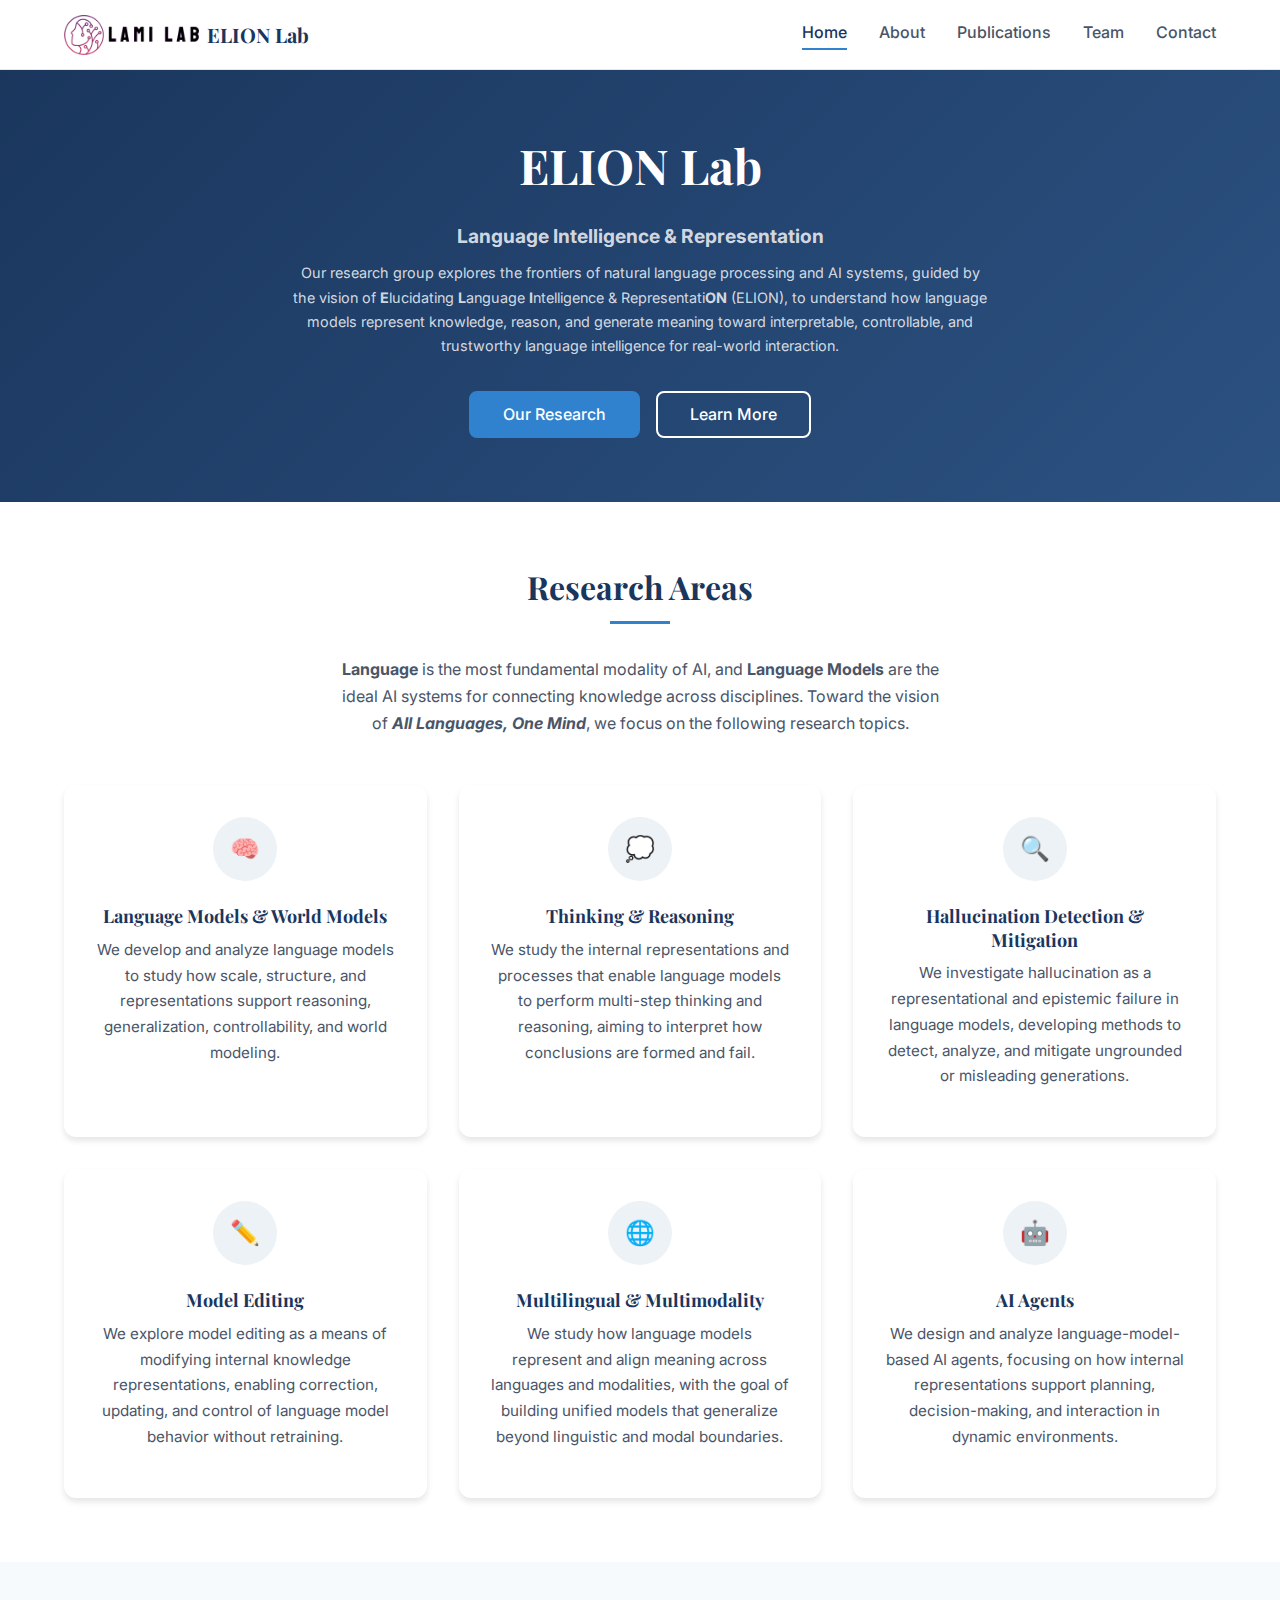
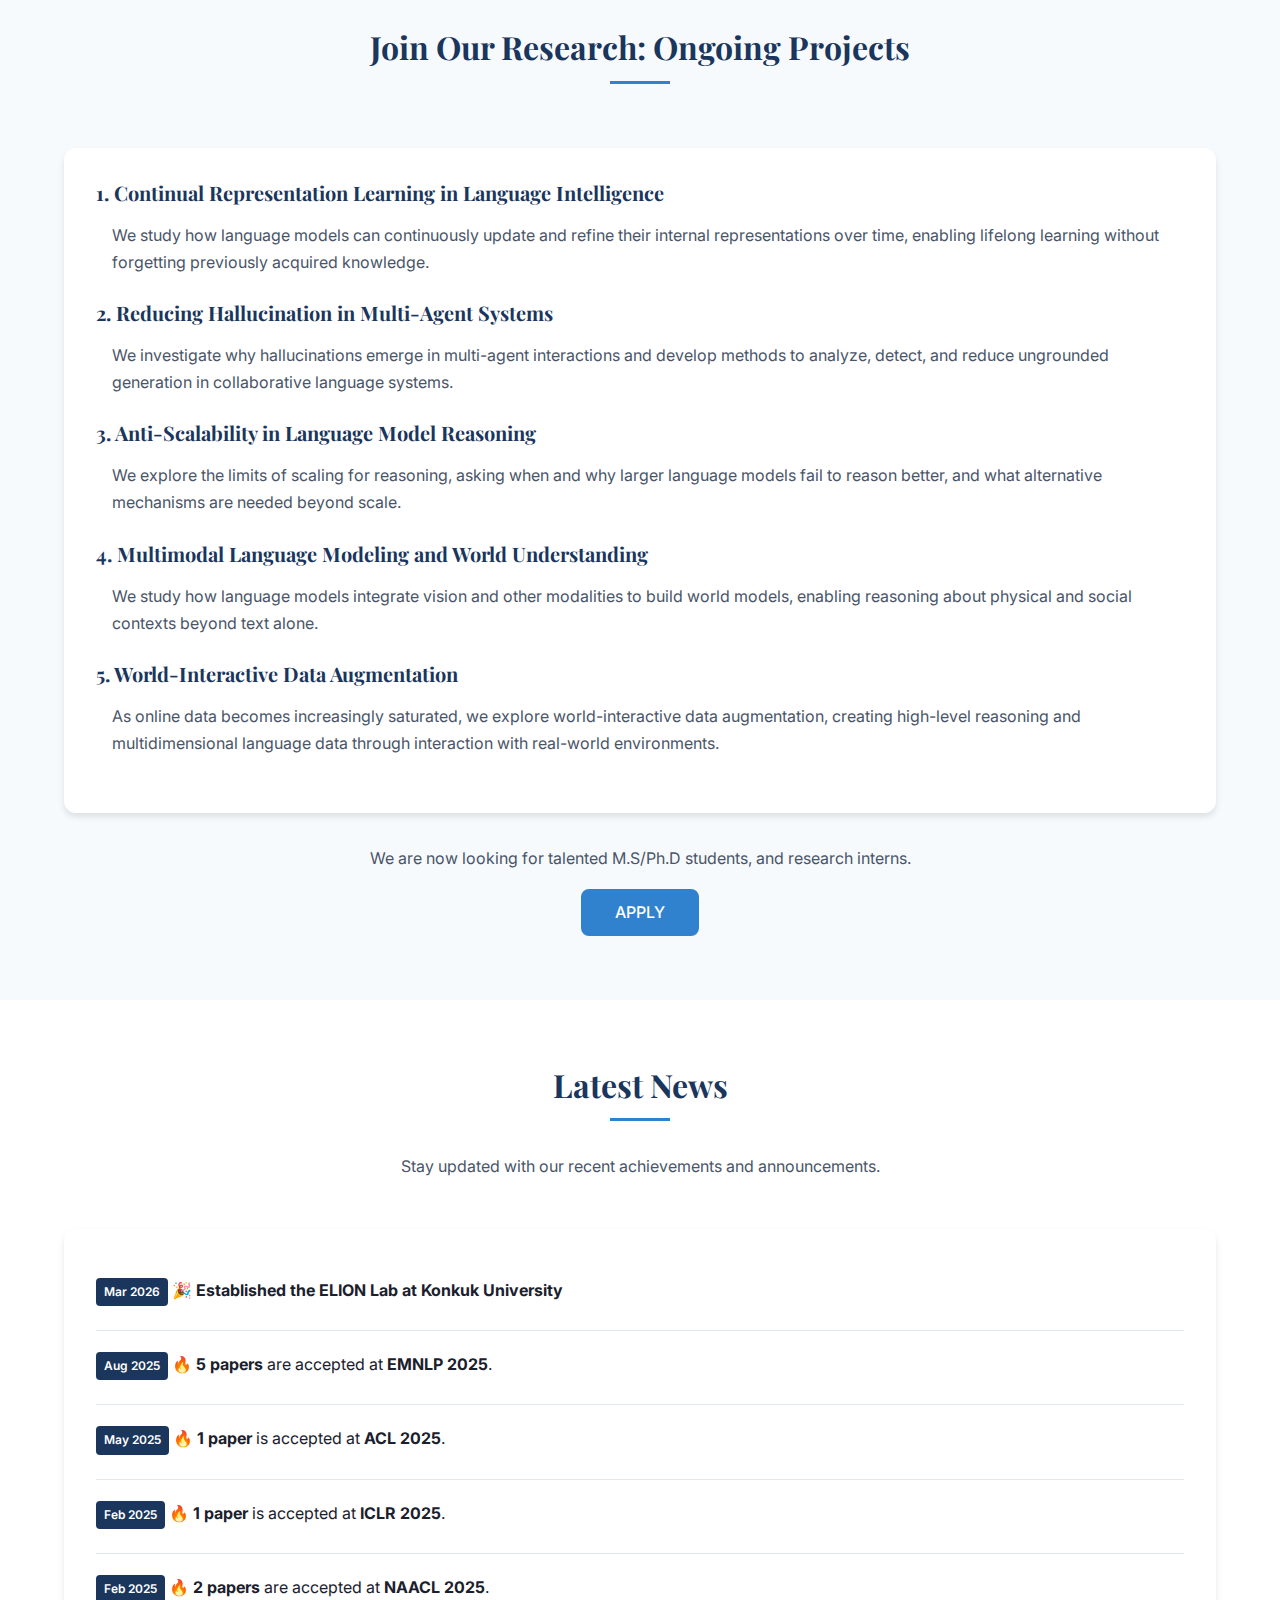
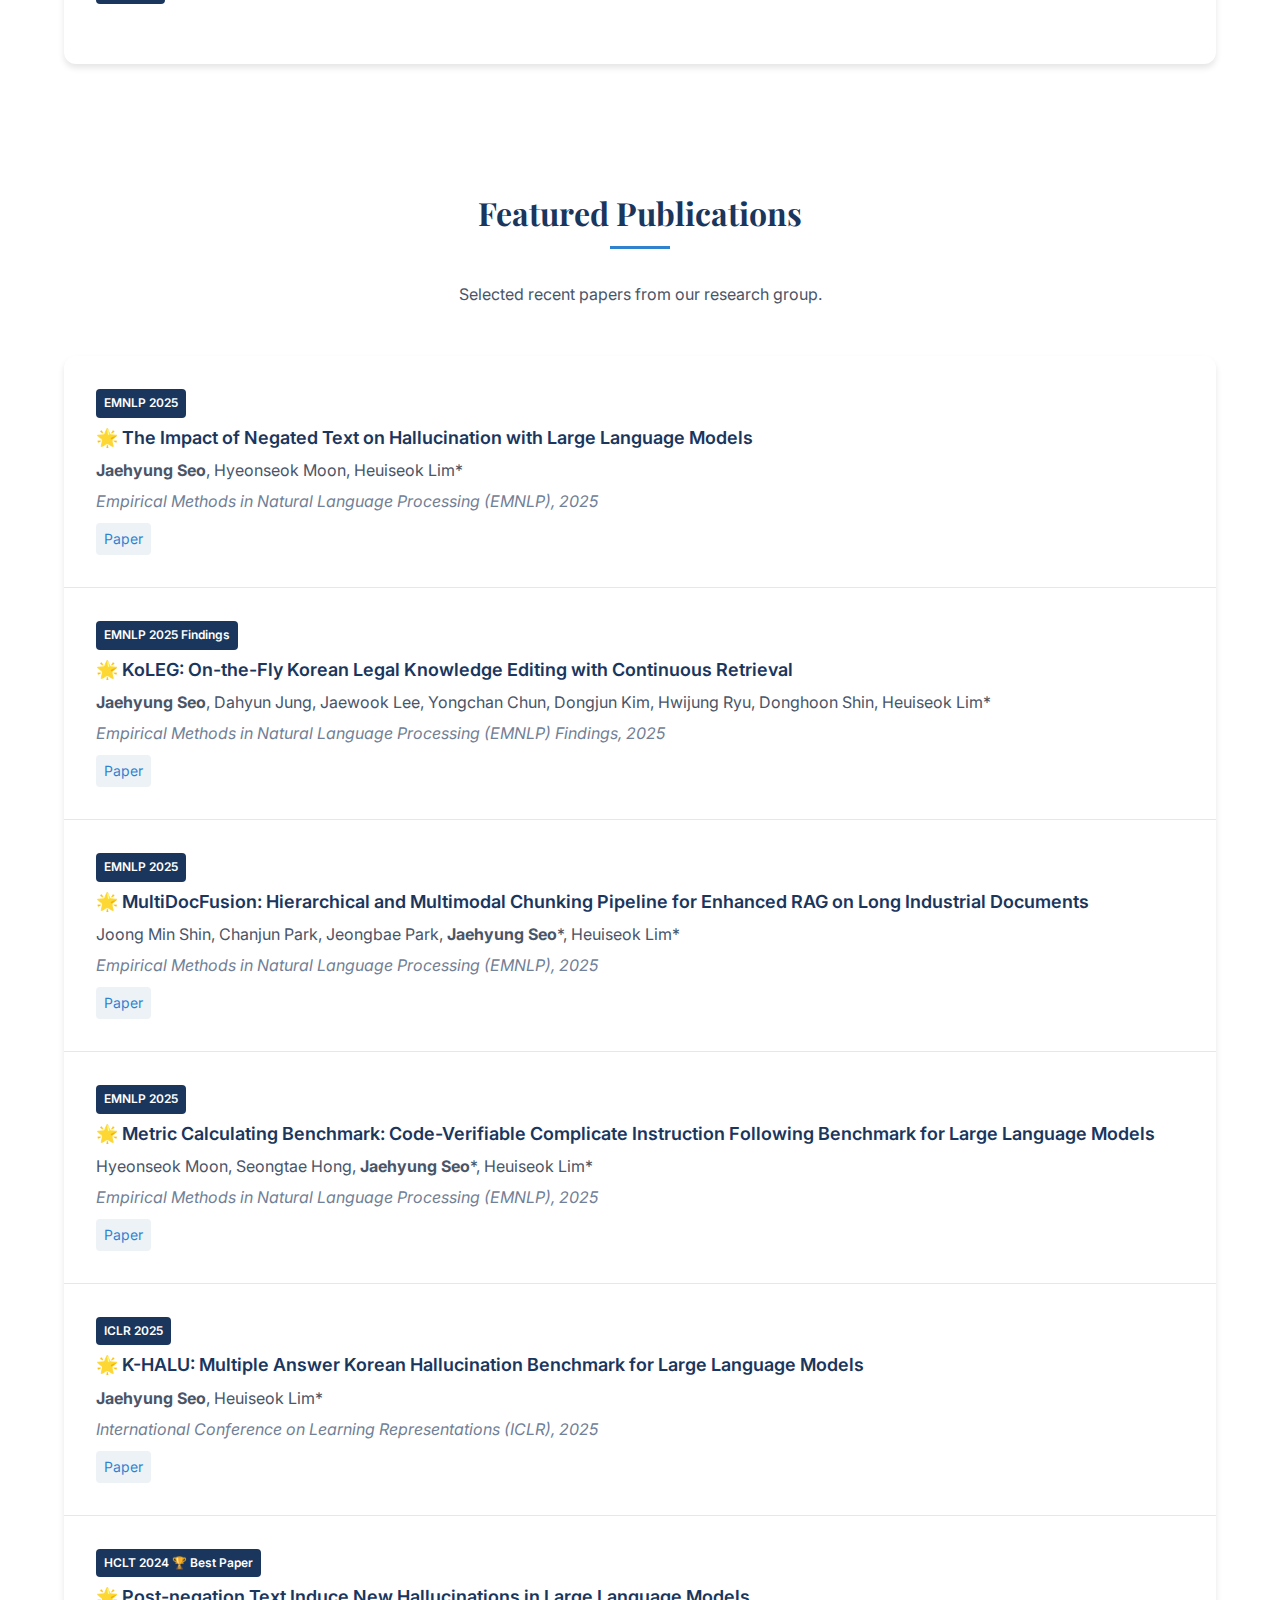
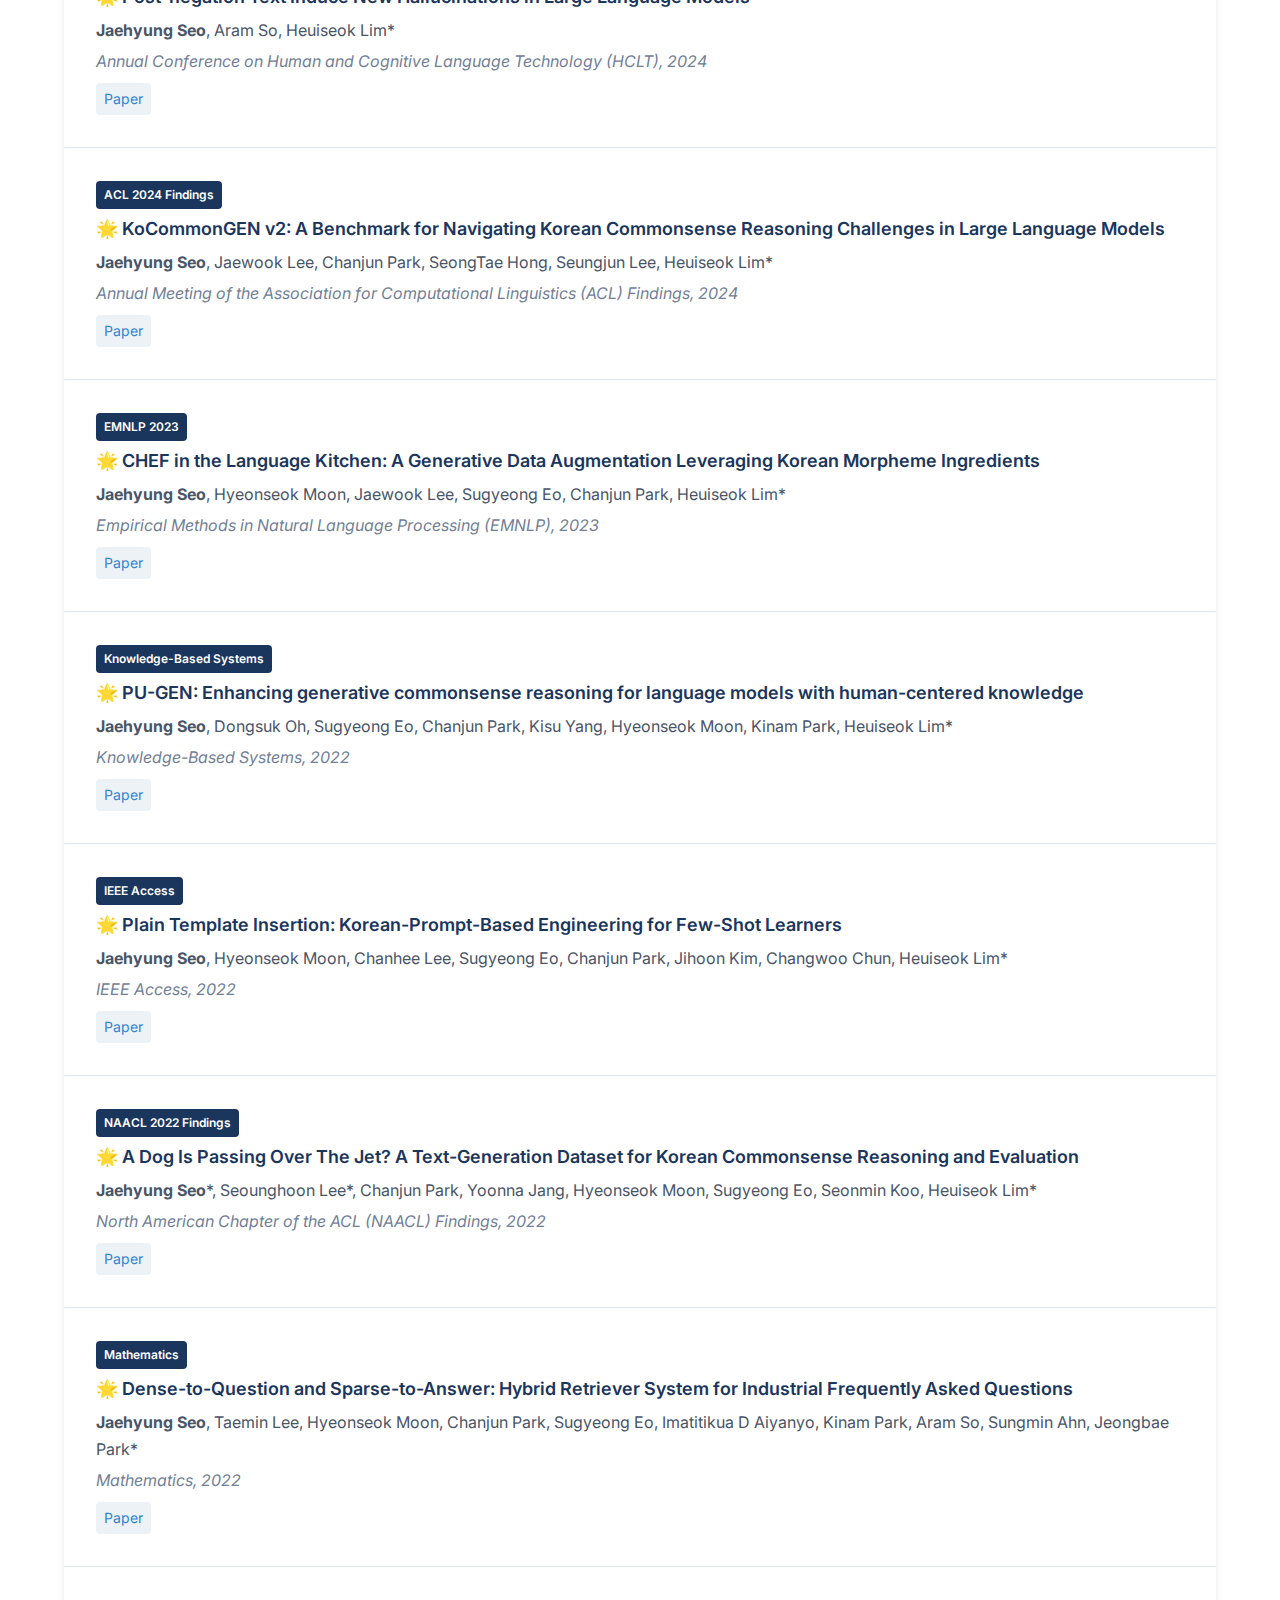
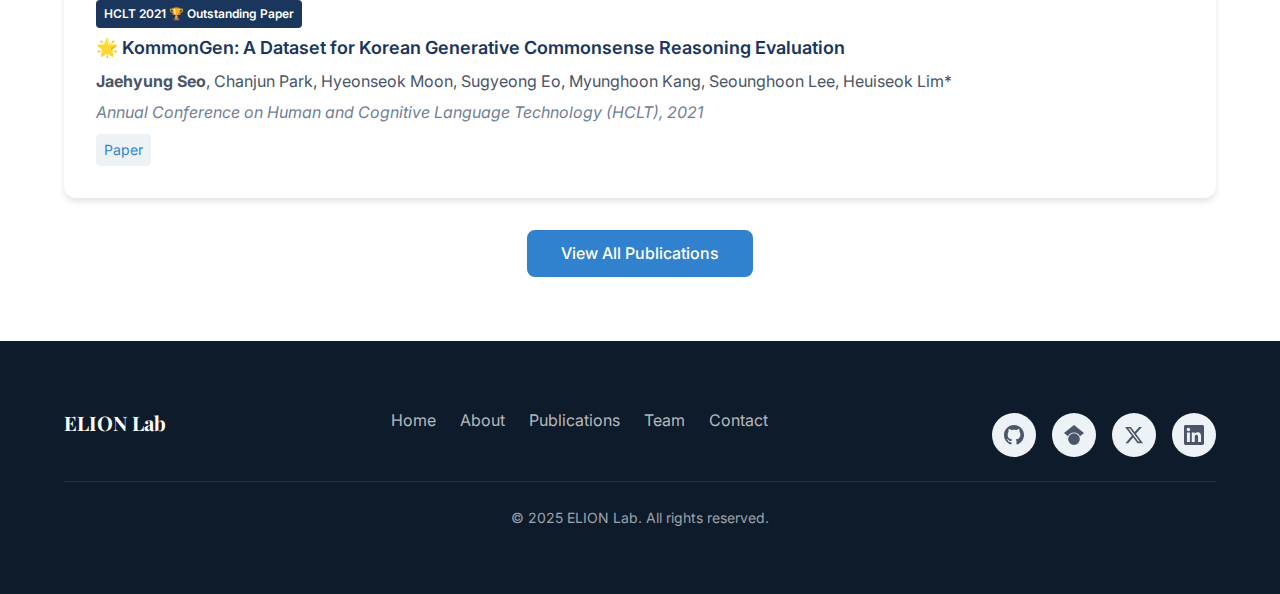
<file: index.html>
<!DOCTYPE html>
<html lang="en">
<head>
    <meta charset="UTF-8">
    <meta name="viewport" content="width=device-width, initial-scale=1.0">
    <meta name="description" content="ELION Lab - Advancing Language Model Research for a Better Future. Explore our cutting-edge research in NLP, machine learning, and AI.">
    <meta name="keywords" content="language models, NLP, natural language processing, machine learning, AI research, deep learning">
    <meta name="author" content="ELION Lab">
    
    <!-- Open Graph / Social Media -->
    <meta property="og:type" content="website">
    <meta property="og:title" content="ELION Lab - Language Model Research">
    <meta property="og:description" content="Advancing Language Model Research for a Better Future">
    <meta property="og:image" content="assets/images/logos/og-image.png">
    
    <!-- Favicon -->
    <link rel="icon" type="image/svg+xml" href="assets/images/logos/favicon.svg">
    
    <!-- Google Fonts -->
    <link rel="preconnect" href="https://fonts.googleapis.com">
    <link rel="preconnect" href="https://fonts.gstatic.com" crossorigin>
    <link href="https://fonts.googleapis.com/css2?family=Inter:wght@400;500;600;700&family=Playfair+Display:wght@600;700&display=swap" rel="stylesheet">
    
    <!-- Stylesheet -->
    <link rel="stylesheet" href="assets/css/style.css">
    
    <title>ELION Lab - Language Model Research</title>
</head>
<body>
    <!-- Header -->
    <header class="header">
        <div class="container">
            <a href="index.html" class="logo">
                <img src="assets/images/logos/logo.png" alt="ELION Lab Logo">
                <span>ELION Lab</span>
            </a>
            
            <button class="menu-toggle" aria-label="Toggle navigation menu" aria-expanded="false">
                <span></span>
                <span></span>
                <span></span>
            </button>
            
            <nav>
                <ul class="nav-menu" aria-hidden="true">
                    <li><a href="index.html" class="active">Home</a></li>
                    <li><a href="about.html">About</a></li>
                    <li><a href="publications.html">Publications</a></li>
                    <li><a href="team.html">Team</a></li>
                    <li><a href="contact.html">Contact</a></li>
                </ul>
            </nav>
        </div>
    </header>

    <!-- Main Content -->
    <main>
        <!-- Hero Section -->
        <section class="hero">
            <div class="container">
                <h1>ELION Lab</h1>
                <p class="subtitle" style="font-size: 1.2rem; margin-bottom: 0.5rem;">
                    <strong>Language Intelligence & Representation</strong>
                </p>
                <p class="subtitle" style="font-size: 0.9em;">
                    Our research group explores the frontiers of natural language processing and AI systems, guided by the vision of <strong>E</strong>lucidating <strong>L</strong>anguage <strong>I</strong>ntelligence & Representati<strong>ON</strong> (ELION), to understand how language models represent knowledge, reason, and generate meaning toward interpretable, controllable, and trustworthy language intelligence for real-world interaction.
                </p>
                <div class="hero-buttons">
                    <a href="publications.html" class="btn btn-primary">Our Research</a>
                    <a href="about.html" class="btn btn-secondary">Learn More</a>
                </div>
            </div>
        </section>

        <!-- Research Areas -->
        <section class="section">
            <div class="container">
                <div class="section-header">
                    <h2>Research Areas</h2>
                    <p><strong>Language</strong> is the most fundamental modality of AI, and <strong>Language Models</strong> are the ideal AI systems for connecting knowledge across disciplines. Toward the vision of <strong><em>All Languages, One Mind</em></strong>, we focus on the following research topics.</p>
                </div>

                <div class="grid grid-3">
                    <div class="card feature-card">
                        <div class="feature-icon">🧠</div>
                        <h3 class="feature-title">Language Models & World Models</h3>
                        <p class="feature-text">
                            We develop and analyze language models to study how scale, structure, and representations support reasoning, generalization, controllability, and world modeling.
                        </p>
                    </div>

                    <div class="card feature-card">
                        <div class="feature-icon">💭</div>
                        <h3 class="feature-title">Thinking & Reasoning</h3>
                        <p class="feature-text">
                            We study the internal representations and processes that enable language models to perform multi-step thinking and reasoning, aiming to interpret how conclusions are formed and fail.
                        </p>
                    </div>

                    <div class="card feature-card">
                        <div class="feature-icon">🔍</div>
                        <h3 class="feature-title">Hallucination Detection & Mitigation</h3>
                        <p class="feature-text">
                            We investigate hallucination as a representational and epistemic failure in language models, developing methods to detect, analyze, and mitigate ungrounded or misleading generations.
                        </p>
                    </div>

                    <div class="card feature-card">
                        <div class="feature-icon">✏️</div>
                        <h3 class="feature-title">Model Editing</h3>
                        <p class="feature-text">
                            We explore model editing as a means of modifying internal knowledge representations, enabling correction, updating, and control of language model behavior without retraining.
                        </p>
                    </div>

                    <div class="card feature-card">
                        <div class="feature-icon">🌐</div>
                        <h3 class="feature-title">Multilingual & Multimodality</h3>
                        <p class="feature-text">
                            We study how language models represent and align meaning across languages and modalities, with the goal of building unified models that generalize beyond linguistic and modal boundaries.
                        </p>
                    </div>

                    <div class="card feature-card">
                        <div class="feature-icon">🤖</div>
                        <h3 class="feature-title">AI Agents</h3>
                        <p class="feature-text">
                            We design and analyze language-model-based AI agents, focusing on how internal representations support planning, decision-making, and interaction in dynamic environments.
                        </p>
                    </div>
                </div>
            </div>
        </section>

        <!-- Join Our Research: Ongoing Projects -->
        <section class="section section-alt">
            <div class="container">
                <div class="section-header">
                    <h2>Join Our Research: Ongoing Projects</h2>
                </div>

                <div class="card" style="padding: var(--spacing-xl);">
                    <div style="margin-bottom: var(--spacing-lg);">
                        <h4>1. Continual Representation Learning in Language Intelligence</h4>
                        <p style="margin-left: var(--spacing-md); color: var(--text-secondary);">
                            We study how language models can continuously update and refine their internal representations over time, enabling lifelong learning without forgetting previously acquired knowledge.
                        </p>
                    </div>

                    <div style="margin-bottom: var(--spacing-lg);">
                        <h4>2. Reducing Hallucination in Multi-Agent Systems</h4>
                        <p style="margin-left: var(--spacing-md); color: var(--text-secondary);">
                            We investigate why hallucinations emerge in multi-agent interactions and develop methods to analyze, detect, and reduce ungrounded generation in collaborative language systems.
                        </p>
                    </div>

                    <div style="margin-bottom: var(--spacing-lg);">
                        <h4>3. Anti-Scalability in Language Model Reasoning</h4>
                        <p style="margin-left: var(--spacing-md); color: var(--text-secondary);">
                            We explore the limits of scaling for reasoning, asking when and why larger language models fail to reason better, and what alternative mechanisms are needed beyond scale.
                        </p>
                    </div>

                    <div style="margin-bottom: var(--spacing-lg);">
                        <h4>4. Multimodal Language Modeling and World Understanding</h4>
                        <p style="margin-left: var(--spacing-md); color: var(--text-secondary);">
                            We study how language models integrate vision and other modalities to build world models, enabling reasoning about physical and social contexts beyond text alone.
                        </p>
                    </div>

                    <div style="margin-bottom: var(--spacing-lg);">
                        <h4>5. World-Interactive Data Augmentation</h4>
                        <p style="margin-left: var(--spacing-md); color: var(--text-secondary);">
                            As online data becomes increasingly saturated, we explore world-interactive data augmentation, creating high-level reasoning and multidimensional language data through interaction with real-world environments.
                        </p>
                    </div>
                </div>

                <div class="text-center" style="margin-top: var(--spacing-xl);">
                    <p style="margin-bottom: var(--spacing-md);">We are now looking for talented M.S/Ph.D students, and research interns.</p>
                    <a href="https://forms.gle/hnbmCB3afuWKgrKD6" target="_blank" class="btn btn-primary">APPLY</a>
                </div>
            </div>
        </section>

        <!-- Latest News -->
        <section class="section">
            <div class="container">
                <div class="section-header">
                    <h2>Latest News</h2>
                    <p>Stay updated with our recent achievements and announcements.</p>
                </div>

                <div class="card" style="padding: var(--spacing-xl);">
                    <ul style="list-style: none; padding: 0; margin: 0;">
                        <li style="padding: var(--spacing-md) 0; border-bottom: 1px solid var(--border-color);">
                            <span class="publication-year">Mar 2026</span>
                            🎉 <strong>Established the ELION Lab at Konkuk University</strong>
                        </li>
                        <li style="padding: var(--spacing-md) 0; border-bottom: 1px solid var(--border-color);">
                            <span class="publication-year">Aug 2025</span>
                            🔥 <strong>5 papers</strong> are accepted at <strong>EMNLP 2025</strong>.
                        </li>
                        <li style="padding: var(--spacing-md) 0; border-bottom: 1px solid var(--border-color);">
                            <span class="publication-year">May 2025</span>
                            🔥 <strong>1 paper</strong> is accepted at <strong>ACL 2025</strong>.
                        </li>
                        <li style="padding: var(--spacing-md) 0; border-bottom: 1px solid var(--border-color);">
                            <span class="publication-year">Feb 2025</span>
                            🔥 <strong>1 paper</strong> is accepted at <strong>ICLR 2025</strong>.
                        </li>
                        <li style="padding: var(--spacing-md) 0;">
                            <span class="publication-year">Feb 2025</span>
                            🔥 <strong>2 papers</strong> are accepted at <strong>NAACL 2025</strong>.
                        </li>
                    </ul>
                </div>
            </div>
        </section>

        <!-- Featured Publications -->
        <section class="section">
            <div class="container">
                <div class="section-header">
                    <h2>Featured Publications</h2>
                    <p>Selected recent papers from our research group.</p>
                </div>

                <div class="card">
                    <div class="publication-item">
                        <span class="publication-year">EMNLP 2025</span>
                        <h3 class="publication-title">🌟 The Impact of Negated Text on Hallucination with Large Language Models</h3>
                        <p class="publication-authors"><strong>Jaehyung Seo</strong>, Hyeonseok Moon, Heuiseok Lim*</p>
                        <p class="publication-venue">Empirical Methods in Natural Language Processing (EMNLP), 2025</p>
                        <div class="publication-links">
                            <a href="https://aclanthology.org/2025.emnlp-main.684/" target="_blank">Paper</a>
                        </div>
                    </div>

                    <div class="publication-item">
                        <span class="publication-year">EMNLP 2025 Findings</span>
                        <h3 class="publication-title">🌟 KoLEG: On-the-Fly Korean Legal Knowledge Editing with Continuous Retrieval</h3>
                        <p class="publication-authors"><strong>Jaehyung Seo</strong>, Dahyun Jung, Jaewook Lee, Yongchan Chun, Dongjun Kim, Hwijung Ryu, Donghoon Shin, Heuiseok Lim*</p>
                        <p class="publication-venue">Empirical Methods in Natural Language Processing (EMNLP) Findings, 2025</p>
                        <div class="publication-links">
                            <a href="https://aclanthology.org/2025.findings-emnlp.489/" target="_blank">Paper</a>
                        </div>
                    </div>

                    <div class="publication-item">
                        <span class="publication-year">EMNLP 2025</span>
                        <h3 class="publication-title">🌟 MultiDocFusion: Hierarchical and Multimodal Chunking Pipeline for Enhanced RAG on Long Industrial Documents</h3>
                        <p class="publication-authors">Joong Min Shin, Chanjun Park, Jeongbae Park, <strong>Jaehyung Seo</strong>*, Heuiseok Lim*</p>
                        <p class="publication-venue">Empirical Methods in Natural Language Processing (EMNLP), 2025</p>
                        <div class="publication-links">
                            <a href="https://aclanthology.org/2025.emnlp-main.1062/" target="_blank">Paper</a>
                        </div>
                    </div>

                    <div class="publication-item">
                        <span class="publication-year">EMNLP 2025</span>
                        <h3 class="publication-title">🌟 Metric Calculating Benchmark: Code-Verifiable Complicate Instruction Following Benchmark for Large Language Models</h3>
                        <p class="publication-authors">Hyeonseok Moon, Seongtae Hong, <strong>Jaehyung Seo</strong>*, Heuiseok Lim*</p>
                        <p class="publication-venue">Empirical Methods in Natural Language Processing (EMNLP), 2025</p>
                        <div class="publication-links">
                            <a href="https://aclanthology.org/2025.emnlp-main.1051/" target="_blank">Paper</a>
                        </div>
                    </div>

                    <div class="publication-item">
                        <span class="publication-year">ICLR 2025</span>
                        <h3 class="publication-title">🌟 K-HALU: Multiple Answer Korean Hallucination Benchmark for Large Language Models</h3>
                        <p class="publication-authors"><strong>Jaehyung Seo</strong>, Heuiseok Lim*</p>
                        <p class="publication-venue">International Conference on Learning Representations (ICLR), 2025</p>
                        <div class="publication-links">
                            <a href="https://openreview.net/forum?id=VnLhUogHYE" target="_blank">Paper</a>
                        </div>
                    </div>

                    <div class="publication-item">
                        <span class="publication-year">HCLT 2024 🏆 Best Paper</span>
                        <h3 class="publication-title">🌟 Post-negation Text Induce New Hallucinations in Large Language Models</h3>
                        <p class="publication-authors"><strong>Jaehyung Seo</strong>, Aram So, Heuiseok Lim*</p>
                        <p class="publication-venue">Annual Conference on Human and Cognitive Language Technology (HCLT), 2024</p>
                        <div class="publication-links">
                            <a href="https://koreascience.kr/article/CFKO202404272002652.page" target="_blank">Paper</a>
                        </div>
                    </div>

                    <div class="publication-item">
                        <span class="publication-year">ACL 2024 Findings</span>
                        <h3 class="publication-title">🌟 KoCommonGEN v2: A Benchmark for Navigating Korean Commonsense Reasoning Challenges in Large Language Models</h3>
                        <p class="publication-authors"><strong>Jaehyung Seo</strong>, Jaewook Lee, Chanjun Park, SeongTae Hong, Seungjun Lee, Heuiseok Lim*</p>
                        <p class="publication-venue">Annual Meeting of the Association for Computational Linguistics (ACL) Findings, 2024</p>
                        <div class="publication-links">
                            <a href="https://aclanthology.org/2024.findings-acl.141/" target="_blank">Paper</a>
                        </div>
                    </div>

                    <div class="publication-item">
                        <span class="publication-year">EMNLP 2023</span>
                        <h3 class="publication-title">🌟 CHEF in the Language Kitchen: A Generative Data Augmentation Leveraging Korean Morpheme Ingredients</h3>
                        <p class="publication-authors"><strong>Jaehyung Seo</strong>, Hyeonseok Moon, Jaewook Lee, Sugyeong Eo, Chanjun Park, Heuiseok Lim*</p>
                        <p class="publication-venue">Empirical Methods in Natural Language Processing (EMNLP), 2023</p>
                        <div class="publication-links">
                            <a href="https://aclanthology.org/2023.emnlp-main.367/" target="_blank">Paper</a>
                        </div>
                    </div>

                    <div class="publication-item">
                        <span class="publication-year">Knowledge-Based Systems</span>
                        <h3 class="publication-title">🌟 PU-GEN: Enhancing generative commonsense reasoning for language models with human-centered knowledge</h3>
                        <p class="publication-authors"><strong>Jaehyung Seo</strong>, Dongsuk Oh, Sugyeong Eo, Chanjun Park, Kisu Yang, Hyeonseok Moon, Kinam Park, Heuiseok Lim*</p>
                        <p class="publication-venue">Knowledge-Based Systems, 2022</p>
                        <div class="publication-links">
                            <a href="https://www.sciencedirect.com/science/article/abs/pii/S0950705122009546" target="_blank">Paper</a>
                        </div>
                    </div>

                    <div class="publication-item">
                        <span class="publication-year">IEEE Access</span>
                        <h3 class="publication-title">🌟 Plain Template Insertion: Korean-Prompt-Based Engineering for Few-Shot Learners</h3>
                        <p class="publication-authors"><strong>Jaehyung Seo</strong>, Hyeonseok Moon, Chanhee Lee, Sugyeong Eo, Chanjun Park, Jihoon Kim, Changwoo Chun, Heuiseok Lim*</p>
                        <p class="publication-venue">IEEE Access, 2022</p>
                        <div class="publication-links">
                            <a href="https://ieeexplore.ieee.org/document/9913979" target="_blank">Paper</a>
                        </div>
                    </div>

                    <div class="publication-item">
                        <span class="publication-year">NAACL 2022 Findings</span>
                        <h3 class="publication-title">🌟 A Dog Is Passing Over The Jet? A Text-Generation Dataset for Korean Commonsense Reasoning and Evaluation</h3>
                        <p class="publication-authors"><strong>Jaehyung Seo</strong>*, Seounghoon Lee*, Chanjun Park, Yoonna Jang, Hyeonseok Moon, Sugyeong Eo, Seonmin Koo, Heuiseok Lim*</p>
                        <p class="publication-venue">North American Chapter of the ACL (NAACL) Findings, 2022</p>
                        <div class="publication-links">
                            <a href="https://aclanthology.org/2022.findings-naacl.172/" target="_blank">Paper</a>
                        </div>
                    </div>

                    <div class="publication-item">
                        <span class="publication-year">Mathematics</span>
                        <h3 class="publication-title">🌟 Dense-to-Question and Sparse-to-Answer: Hybrid Retriever System for Industrial Frequently Asked Questions</h3>
                        <p class="publication-authors"><strong>Jaehyung Seo</strong>, Taemin Lee, Hyeonseok Moon, Chanjun Park, Sugyeong Eo, Imatitikua D Aiyanyo, Kinam Park, Aram So, Sungmin Ahn, Jeongbae Park*</p>
                        <p class="publication-venue">Mathematics, 2022</p>
                        <div class="publication-links">
                            <a href="https://www.mdpi.com/2227-7390/10/8/1335" target="_blank">Paper</a>
                        </div>
                    </div>

                    <div class="publication-item">
                        <span class="publication-year">HCLT 2021 🏆 Outstanding Paper</span>
                        <h3 class="publication-title">🌟 KommonGen: A Dataset for Korean Generative Commonsense Reasoning Evaluation</h3>
                        <p class="publication-authors"><strong>Jaehyung Seo</strong>, Chanjun Park, Hyeonseok Moon, Sugyeong Eo, Myunghoon Kang, Seounghoon Lee, Heuiseok Lim*</p>
                        <p class="publication-venue">Annual Conference on Human and Cognitive Language Technology (HCLT), 2021</p>
                        <div class="publication-links">
                            <a href="https://j-seo.github.io/KommonGen_-A-Dataset-for-Korean-Generative-Commonsense-Reasoning-Evaluation/" target="_blank">Paper</a>
                        </div>
                    </div>
                </div>

                <div class="text-center" style="margin-top: var(--spacing-xl);">
                    <a href="publications.html" class="btn btn-primary">View All Publications</a>
                </div>
            </div>
        </section>

    </main>

    <!-- Footer -->
    <footer class="footer">
        <div class="container">
            <div class="footer-content">
                <div class="footer-logo">ELION Lab</div>
                <ul class="footer-links">
                    <li><a href="index.html">Home</a></li>
                    <li><a href="about.html">About</a></li>
                    <li><a href="publications.html">Publications</a></li>
                    <li><a href="team.html">Team</a></li>
                    <li><a href="contact.html">Contact</a></li>
                </ul>
                <div class="social-links">
                    <a href="https://github.com" target="_blank" rel="noopener noreferrer" aria-label="GitHub">
                        <svg width="20" height="20" viewBox="0 0 24 24" fill="currentColor"><path d="M12 0c-6.626 0-12 5.373-12 12 0 5.302 3.438 9.8 8.207 11.387.599.111.793-.261.793-.577v-2.234c-3.338.726-4.033-1.416-4.033-1.416-.546-1.387-1.333-1.756-1.333-1.756-1.089-.745.083-.729.083-.729 1.205.084 1.839 1.237 1.839 1.237 1.07 1.834 2.807 1.304 3.492.997.107-.775.418-1.305.762-1.604-2.665-.305-5.467-1.334-5.467-5.931 0-1.311.469-2.381 1.236-3.221-.124-.303-.535-1.524.117-3.176 0 0 1.008-.322 3.301 1.23.957-.266 1.983-.399 3.003-.404 1.02.005 2.047.138 3.006.404 2.291-1.552 3.297-1.23 3.297-1.23.653 1.653.242 2.874.118 3.176.77.84 1.235 1.911 1.235 3.221 0 4.609-2.807 5.624-5.479 5.921.43.372.823 1.102.823 2.222v3.293c0 .319.192.694.801.576 4.765-1.589 8.199-6.086 8.199-11.386 0-6.627-5.373-12-12-12z"/></svg>
                    </a>
                    <a href="https://scholar.google.com" target="_blank" rel="noopener noreferrer" aria-label="Google Scholar">
                        <svg width="20" height="20" viewBox="0 0 24 24" fill="currentColor"><path d="M12 24a7 7 0 1 1 0-14 7 7 0 0 1 0 14zm0-24L0 9.5l4.838 3.94A8 8 0 0 1 12 9a8 8 0 0 1 7.162 4.44L24 9.5z"/></svg>
                    </a>
                    <a href="https://twitter.com" target="_blank" rel="noopener noreferrer" aria-label="Twitter">
                        <svg width="20" height="20" viewBox="0 0 24 24" fill="currentColor"><path d="M18.244 2.25h3.308l-7.227 8.26 8.502 11.24H16.17l-5.214-6.817L4.99 21.75H1.68l7.73-8.835L1.254 2.25H8.08l4.713 6.231zm-1.161 17.52h1.833L7.084 4.126H5.117z"/></svg>
                    </a>
                    <a href="https://linkedin.com" target="_blank" rel="noopener noreferrer" aria-label="LinkedIn">
                        <svg width="20" height="20" viewBox="0 0 24 24" fill="currentColor"><path d="M20.447 20.452h-3.554v-5.569c0-1.328-.027-3.037-1.852-3.037-1.853 0-2.136 1.445-2.136 2.939v5.667H9.351V9h3.414v1.561h.046c.477-.9 1.637-1.85 3.37-1.85 3.601 0 4.267 2.37 4.267 5.455v6.286zM5.337 7.433c-1.144 0-2.063-.926-2.063-2.065 0-1.138.92-2.063 2.063-2.063 1.14 0 2.064.925 2.064 2.063 0 1.139-.925 2.065-2.064 2.065zm1.782 13.019H3.555V9h3.564v11.452zM22.225 0H1.771C.792 0 0 .774 0 1.729v20.542C0 23.227.792 24 1.771 24h20.451C23.2 24 24 23.227 24 22.271V1.729C24 .774 23.2 0 22.222 0h.003z"/></svg>
                    </a>
                </div>
            </div>
            <p class="footer-copyright">
                © 2025 ELION Lab. All rights reserved.
            </p>
        </div>
    </footer>

    <!-- JavaScript -->
    <script src="assets/js/main.js"></script>
</body>
</html>
</file>
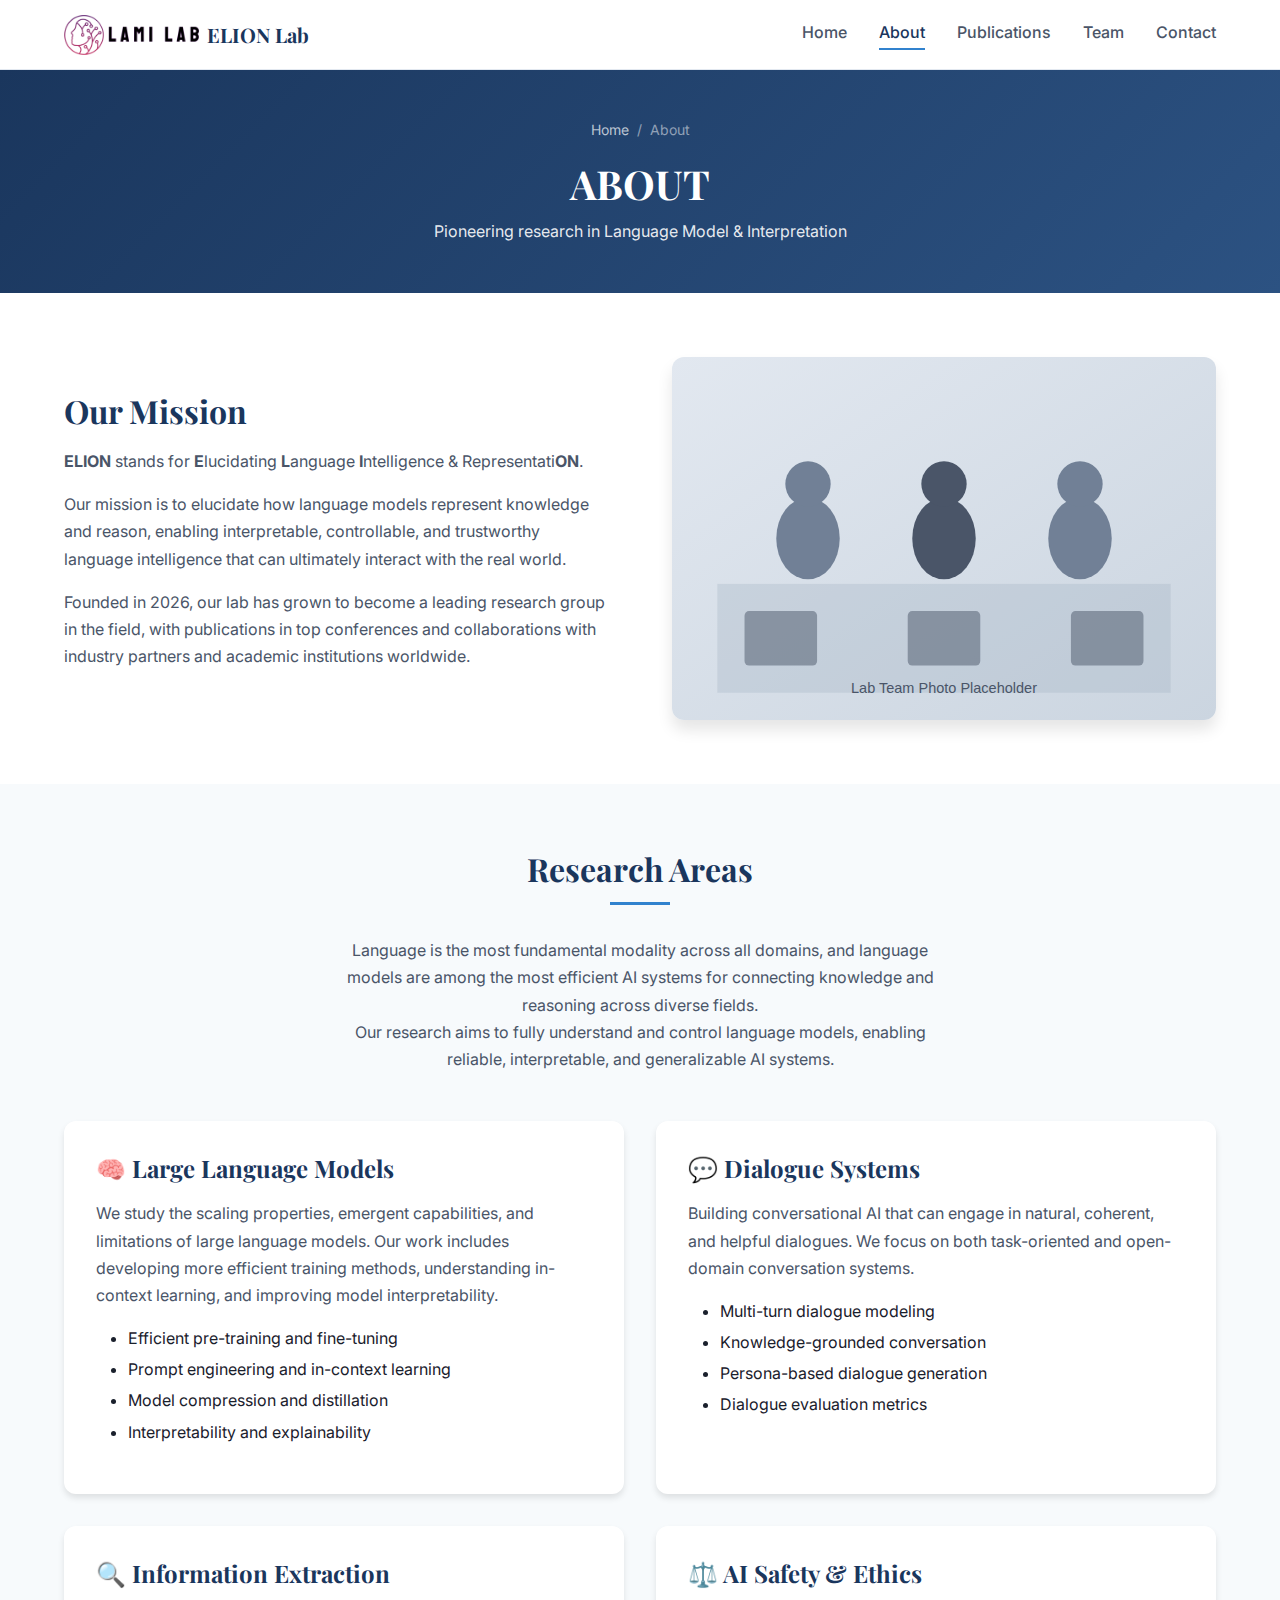
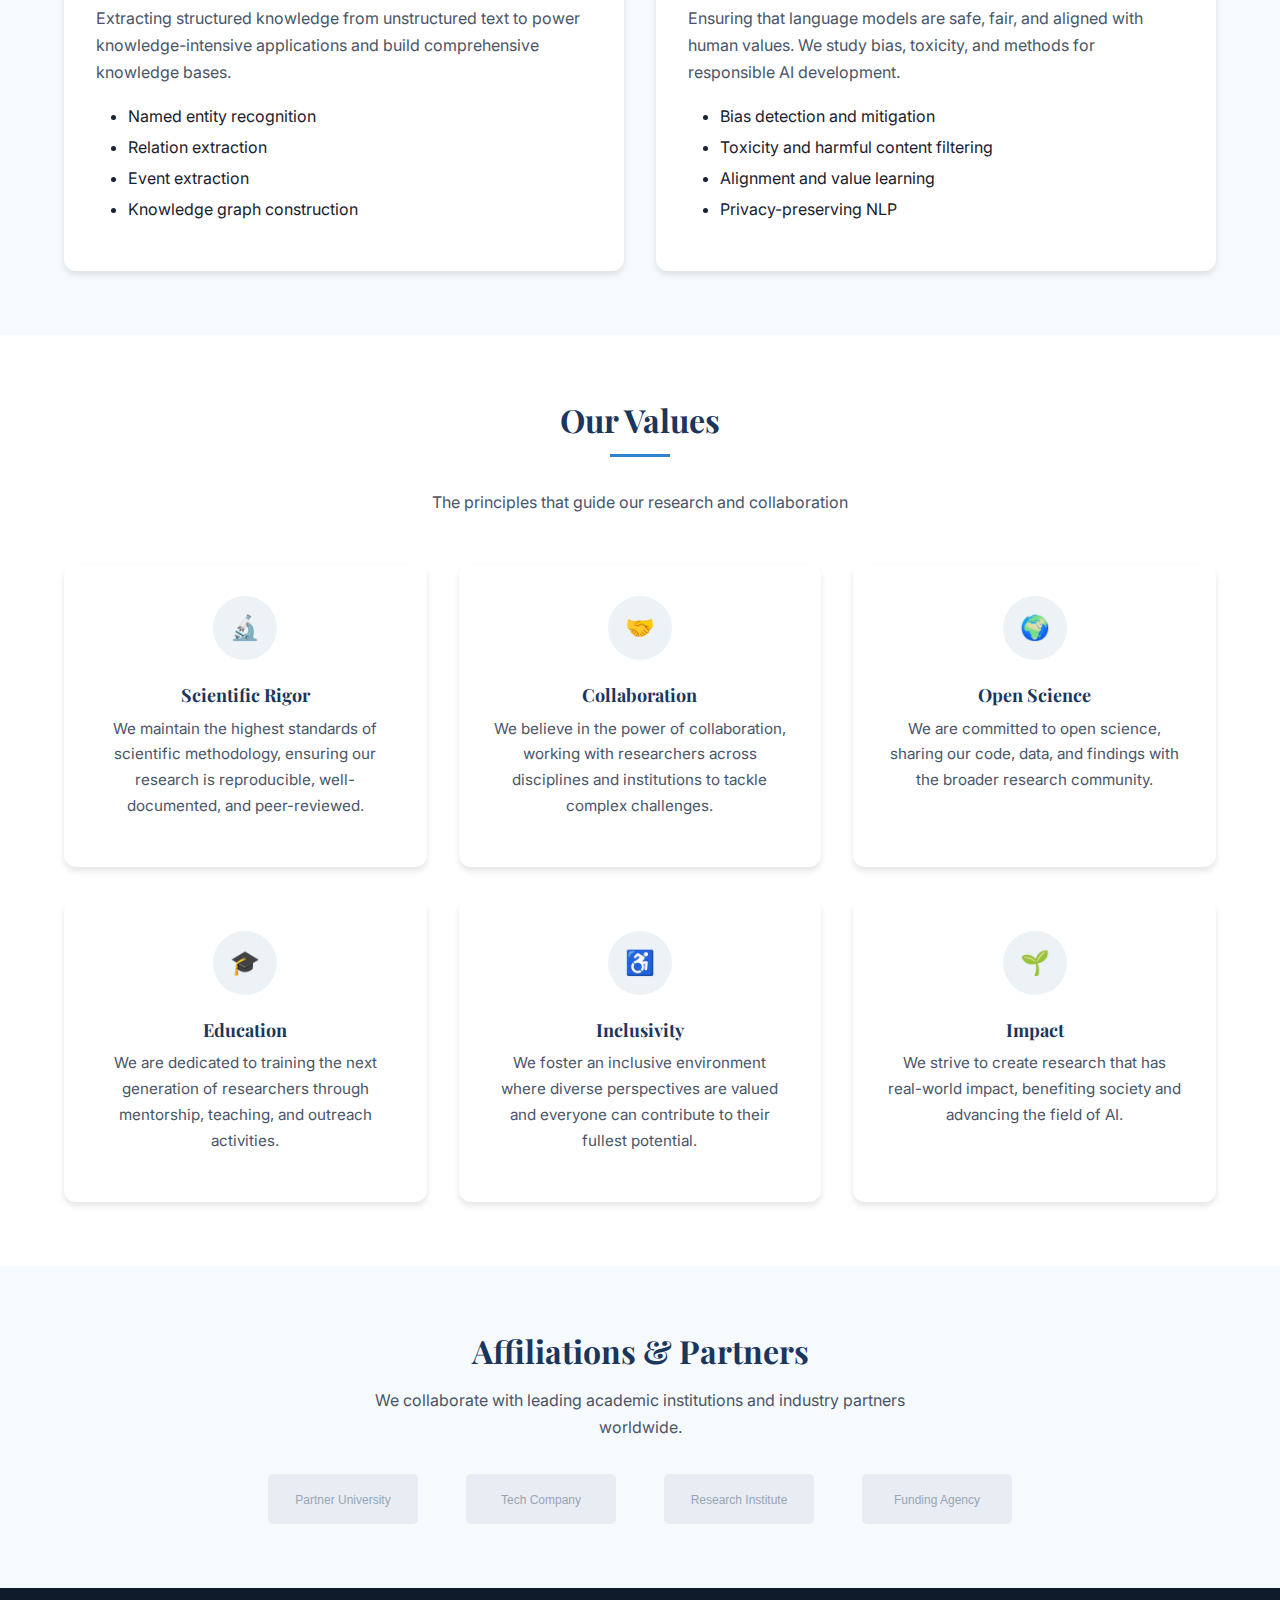
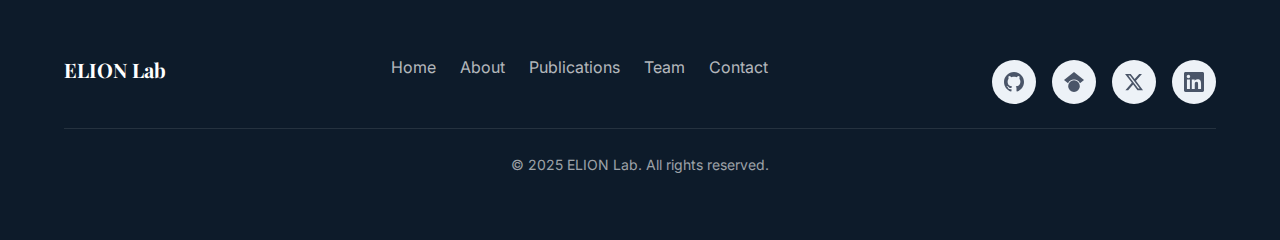
<file: about.html>
<!DOCTYPE html>
<html lang="en">
<head>
    <meta charset="UTF-8">
    <meta name="viewport" content="width=device-width, initial-scale=1.0">
    <meta name="description" content="Learn about ELION Lab - our mission, research areas, and commitment to advancing language model research.">
    <meta name="keywords" content="about, research lab, NLP, language models, AI research">
    
    <link rel="icon" type="image/svg+xml" href="assets/images/logos/favicon.svg">
    <link rel="preconnect" href="https://fonts.googleapis.com">
    <link rel="preconnect" href="https://fonts.gstatic.com" crossorigin>
    <link href="https://fonts.googleapis.com/css2?family=Inter:wght@400;500;600;700&family=Playfair+Display:wght@600;700&display=swap" rel="stylesheet">
    <link rel="stylesheet" href="assets/css/style.css">
    
    <title>About - ELION Lab</title>
</head>
<body>
    <!-- Header -->
    <header class="header">
        <div class="container">
            <a href="index.html" class="logo">
                <img src="assets/images/logos/logo.png" alt="ELION Lab Logo">
                <span>ELION Lab</span>
            </a>
            
            <button class="menu-toggle" aria-label="Toggle navigation menu" aria-expanded="false">
                <span></span>
                <span></span>
                <span></span>
            </button>
            
            <nav>
                <ul class="nav-menu" aria-hidden="true">
                    <li><a href="index.html">Home</a></li>
                    <li><a href="about.html" class="active">About</a></li>
                    <li><a href="publications.html">Publications</a></li>
                    <li><a href="team.html">Team</a></li>
                    <li><a href="contact.html">Contact</a></li>
                </ul>
            </nav>
        </div>
    </header>

    <main>
        <!-- Page Header -->
        <section class="page-header">
            <div class="container">
                <nav class="breadcrumb">
                    <a href="index.html">Home</a>
                    <span>/</span>
                    <span>About</span>
                </nav>
                <h1>ABOUT</h1>
                <p>Pioneering research in Language Model & Interpretation</p>
            </div>
        </section>

        <!-- Mission Section -->
        <section class="section">
            <div class="container">
                <div class="grid grid-2" style="align-items: center; gap: var(--spacing-3xl);">
                    <div>
                        <h2>Our Mission</h2>
                        <p>
                            <strong>ELION</strong> stands for <strong>E</strong>lucidating <strong>L</strong>anguage <strong>I</strong>ntelligence & Representati<strong>ON</strong>.
                        </p>
                        <p>
                            Our mission is to elucidate how language models represent knowledge and reason, enabling interpretable, controllable, and trustworthy language intelligence that can ultimately interact with the real world.
                        </p>
                        <p>
                            Founded in 2026, our lab has grown to become a leading research group in the
                            field, with publications in top conferences and collaborations with industry partners
                            and academic institutions worldwide.
                        </p>
                    </div>
                    <div>
                        <img src="assets/images/logos/lab-photo.svg" alt="ELION Lab Team" 
                             style="border-radius: var(--radius-lg); box-shadow: var(--shadow-lg);">
                    </div>
                </div>
            </div>
        </section>

        <!-- Research Areas -->
        <section class="section section-alt">
            <div class="container">
                <div class="section-header">
                    <h2>Research Areas</h2>
                    <p>Language is the most fundamental modality across all domains, and language models are among the most efficient AI systems for connecting knowledge and reasoning across diverse fields.<br>
                    Our research aims to fully understand and control language models, enabling reliable, interpretable, and generalizable AI systems.</p>
                </div>
                
                <div class="grid grid-2">
                    <div class="card" style="padding: var(--spacing-xl);">
                        <h3>🧠 Large Language Models</h3>
                        <p>
                            We study the scaling properties, emergent capabilities, and limitations of 
                            large language models. Our work includes developing more efficient training 
                            methods, understanding in-context learning, and improving model interpretability.
                        </p>
                        <ul>
                            <li>Efficient pre-training and fine-tuning</li>
                            <li>Prompt engineering and in-context learning</li>
                            <li>Model compression and distillation</li>
                            <li>Interpretability and explainability</li>
                        </ul>
                    </div>
                    
                    <div class="card" style="padding: var(--spacing-xl);">
                        <h3>💬 Dialogue Systems</h3>
                        <p>
                            Building conversational AI that can engage in natural, coherent, and helpful 
                            dialogues. We focus on both task-oriented and open-domain conversation systems.
                        </p>
                        <ul>
                            <li>Multi-turn dialogue modeling</li>
                            <li>Knowledge-grounded conversation</li>
                            <li>Persona-based dialogue generation</li>
                            <li>Dialogue evaluation metrics</li>
                        </ul>
                    </div>
                    
                    <div class="card" style="padding: var(--spacing-xl);">
                        <h3>🔍 Information Extraction</h3>
                        <p>
                            Extracting structured knowledge from unstructured text to power knowledge-intensive 
                            applications and build comprehensive knowledge bases.
                        </p>
                        <ul>
                            <li>Named entity recognition</li>
                            <li>Relation extraction</li>
                            <li>Event extraction</li>
                            <li>Knowledge graph construction</li>
                        </ul>
                    </div>
                    
                    <div class="card" style="padding: var(--spacing-xl);">
                        <h3>⚖️ AI Safety & Ethics</h3>
                        <p>
                            Ensuring that language models are safe, fair, and aligned with human values. 
                            We study bias, toxicity, and methods for responsible AI development.
                        </p>
                        <ul>
                            <li>Bias detection and mitigation</li>
                            <li>Toxicity and harmful content filtering</li>
                            <li>Alignment and value learning</li>
                            <li>Privacy-preserving NLP</li>
                        </ul>
                    </div>
                </div>
            </div>
        </section>

        <!-- Values Section -->
        <section class="section">
            <div class="container">
                <div class="section-header">
                    <h2>Our Values</h2>
                    <p>The principles that guide our research and collaboration</p>
                </div>

                <div class="grid grid-3">
                    <div class="card feature-card">
                        <div class="feature-icon">🔬</div>
                        <h3 class="feature-title">Scientific Rigor</h3>
                        <p class="feature-text">
                            We maintain the highest standards of scientific methodology, ensuring our
                            research is reproducible, well-documented, and peer-reviewed.
                        </p>
                    </div>

                    <div class="card feature-card">
                        <div class="feature-icon">🤝</div>
                        <h3 class="feature-title">Collaboration</h3>
                        <p class="feature-text">
                            We believe in the power of collaboration, working with researchers across
                            disciplines and institutions to tackle complex challenges.
                        </p>
                    </div>

                    <div class="card feature-card">
                        <div class="feature-icon">🌍</div>
                        <h3 class="feature-title">Open Science</h3>
                        <p class="feature-text">
                            We are committed to open science, sharing our code, data, and findings
                            with the broader research community.
                        </p>
                    </div>

                    <div class="card feature-card">
                        <div class="feature-icon">🎓</div>
                        <h3 class="feature-title">Education</h3>
                        <p class="feature-text">
                            We are dedicated to training the next generation of researchers through
                            mentorship, teaching, and outreach activities.
                        </p>
                    </div>

                    <div class="card feature-card">
                        <div class="feature-icon">♿</div>
                        <h3 class="feature-title">Inclusivity</h3>
                        <p class="feature-text">
                            We foster an inclusive environment where diverse perspectives are valued
                            and everyone can contribute to their fullest potential.
                        </p>
                    </div>

                    <div class="card feature-card">
                        <div class="feature-icon">🌱</div>
                        <h3 class="feature-title">Impact</h3>
                        <p class="feature-text">
                            We strive to create research that has real-world impact, benefiting
                            society and advancing the field of AI.
                        </p>
                    </div>
                </div>
            </div>
        </section>

        <!-- Affiliations -->
        <section class="section section-alt">
            <div class="container text-center">
                <h2>Affiliations & Partners</h2>
                <p style="max-width: 600px; margin: 0 auto var(--spacing-xl);">
                    We collaborate with leading academic institutions and industry partners worldwide.
                </p>
                <div style="display: flex; justify-content: center; gap: var(--spacing-2xl); flex-wrap: wrap; opacity: 0.7;">
                    <img src="assets/images/logos/partner-1.svg" alt="Partner University" style="height: 50px;">
                    <img src="assets/images/logos/partner-2.svg" alt="Partner Company" style="height: 50px;">
                    <img src="assets/images/logos/partner-3.svg" alt="Research Institute" style="height: 50px;">
                    <img src="assets/images/logos/partner-4.svg" alt="Funding Agency" style="height: 50px;">
                </div>
            </div>
        </section>
    </main>

    <!-- Footer -->
    <footer class="footer">
        <div class="container">
            <div class="footer-content">
                <div class="footer-logo">ELION Lab</div>
                <ul class="footer-links">
                    <li><a href="index.html">Home</a></li>
                    <li><a href="about.html">About</a></li>
                    <li><a href="publications.html">Publications</a></li>
                    <li><a href="team.html">Team</a></li>
                    <li><a href="contact.html">Contact</a></li>
                </ul>
                <div class="social-links">
                    <a href="https://github.com" target="_blank" rel="noopener noreferrer" aria-label="GitHub">
                        <svg width="20" height="20" viewBox="0 0 24 24" fill="currentColor"><path d="M12 0c-6.626 0-12 5.373-12 12 0 5.302 3.438 9.8 8.207 11.387.599.111.793-.261.793-.577v-2.234c-3.338.726-4.033-1.416-4.033-1.416-.546-1.387-1.333-1.756-1.333-1.756-1.089-.745.083-.729.083-.729 1.205.084 1.839 1.237 1.839 1.237 1.07 1.834 2.807 1.304 3.492.997.107-.775.418-1.305.762-1.604-2.665-.305-5.467-1.334-5.467-5.931 0-1.311.469-2.381 1.236-3.221-.124-.303-.535-1.524.117-3.176 0 0 1.008-.322 3.301 1.23.957-.266 1.983-.399 3.003-.404 1.02.005 2.047.138 3.006.404 2.291-1.552 3.297-1.23 3.297-1.23.653 1.653.242 2.874.118 3.176.77.84 1.235 1.911 1.235 3.221 0 4.609-2.807 5.624-5.479 5.921.43.372.823 1.102.823 2.222v3.293c0 .319.192.694.801.576 4.765-1.589 8.199-6.086 8.199-11.386 0-6.627-5.373-12-12-12z"/></svg>
                    </a>
                    <a href="https://scholar.google.com" target="_blank" rel="noopener noreferrer" aria-label="Google Scholar">
                        <svg width="20" height="20" viewBox="0 0 24 24" fill="currentColor"><path d="M12 24a7 7 0 1 1 0-14 7 7 0 0 1 0 14zm0-24L0 9.5l4.838 3.94A8 8 0 0 1 12 9a8 8 0 0 1 7.162 4.44L24 9.5z"/></svg>
                    </a>
                    <a href="https://twitter.com" target="_blank" rel="noopener noreferrer" aria-label="Twitter">
                        <svg width="20" height="20" viewBox="0 0 24 24" fill="currentColor"><path d="M18.244 2.25h3.308l-7.227 8.26 8.502 11.24H16.17l-5.214-6.817L4.99 21.75H1.68l7.73-8.835L1.254 2.25H8.08l4.713 6.231zm-1.161 17.52h1.833L7.084 4.126H5.117z"/></svg>
                    </a>
                    <a href="https://linkedin.com" target="_blank" rel="noopener noreferrer" aria-label="LinkedIn">
                        <svg width="20" height="20" viewBox="0 0 24 24" fill="currentColor"><path d="M20.447 20.452h-3.554v-5.569c0-1.328-.027-3.037-1.852-3.037-1.853 0-2.136 1.445-2.136 2.939v5.667H9.351V9h3.414v1.561h.046c.477-.9 1.637-1.85 3.37-1.85 3.601 0 4.267 2.37 4.267 5.455v6.286zM5.337 7.433c-1.144 0-2.063-.926-2.063-2.065 0-1.138.92-2.063 2.063-2.063 1.14 0 2.064.925 2.064 2.063 0 1.139-.925 2.065-2.064 2.065zm1.782 13.019H3.555V9h3.564v11.452zM22.225 0H1.771C.792 0 0 .774 0 1.729v20.542C0 23.227.792 24 1.771 24h20.451C23.2 24 24 23.227 24 22.271V1.729C24 .774 23.2 0 22.222 0h.003z"/></svg>
                    </a>
                </div>
            </div>
            <p class="footer-copyright">
                © 2025 ELION Lab. All rights reserved.
            </p>
        </div>
    </footer>

    <script src="assets/js/main.js"></script>
</body>
</html>
</file>
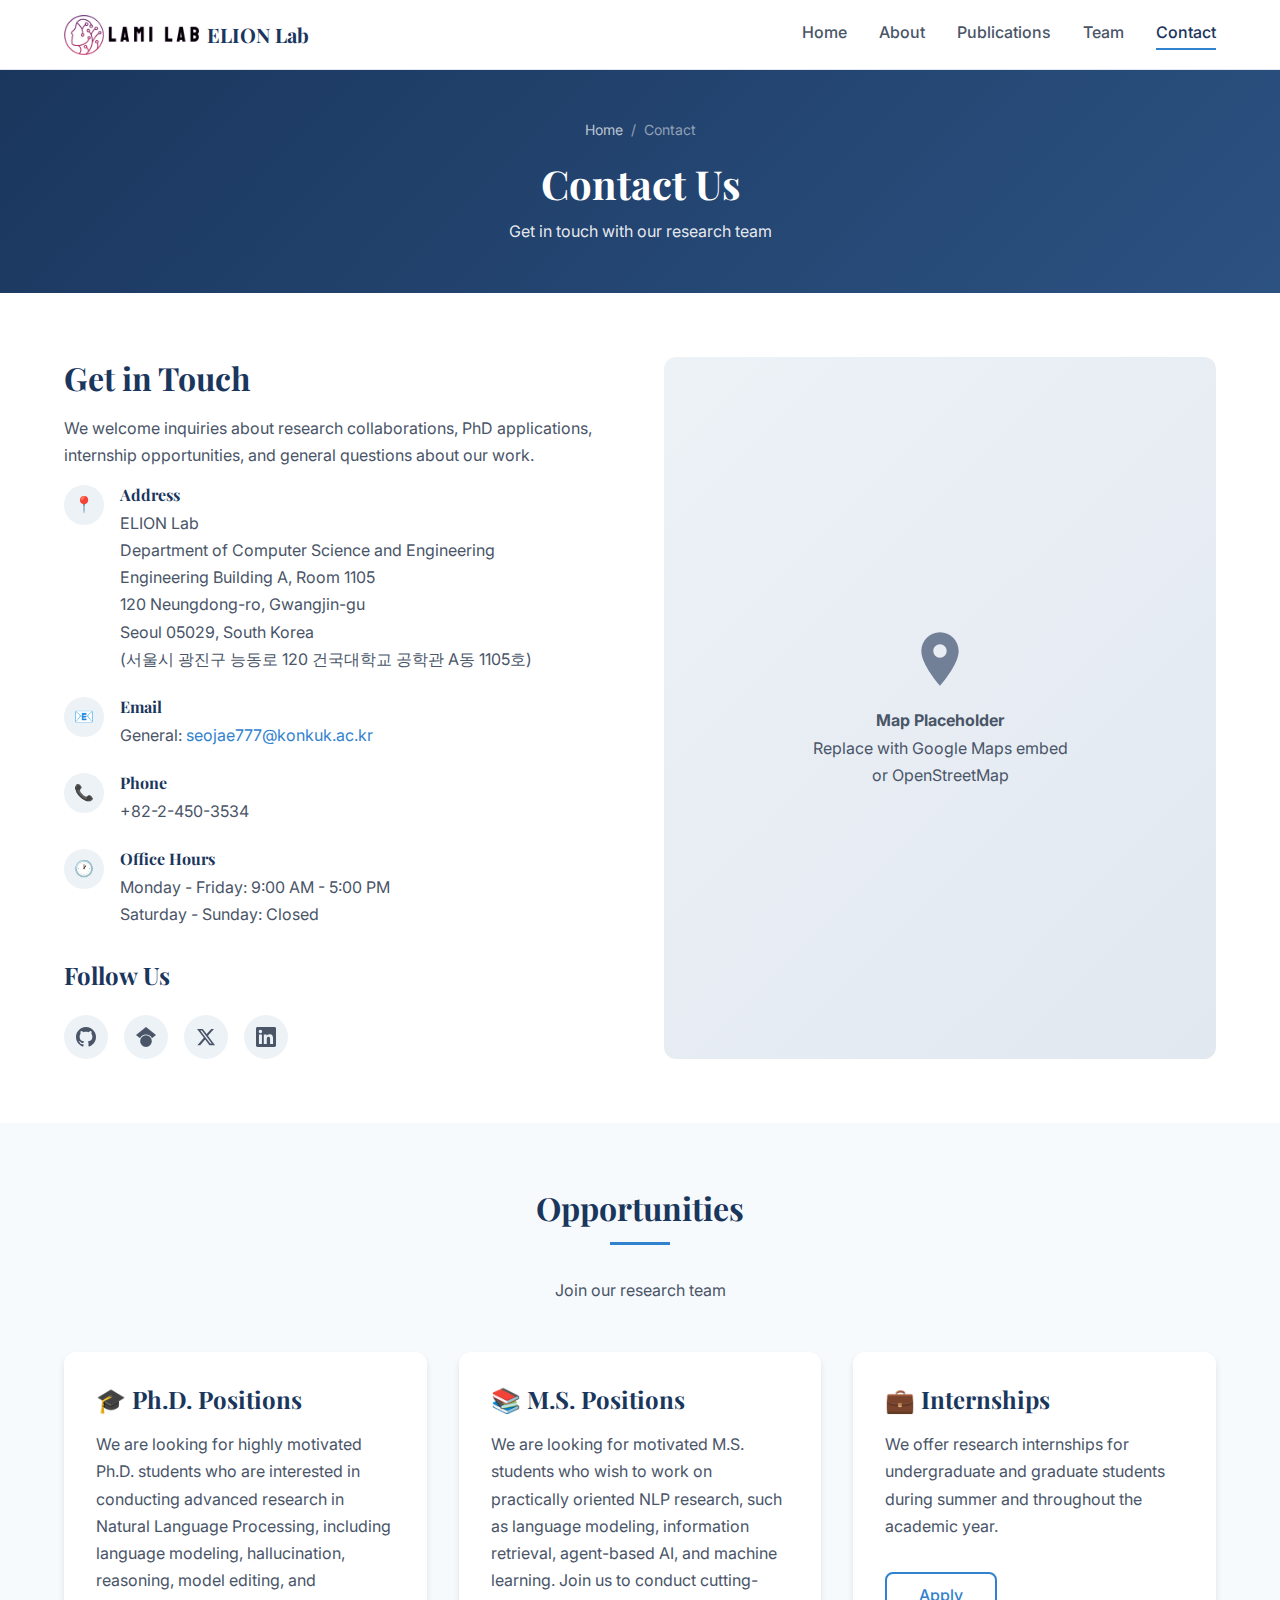
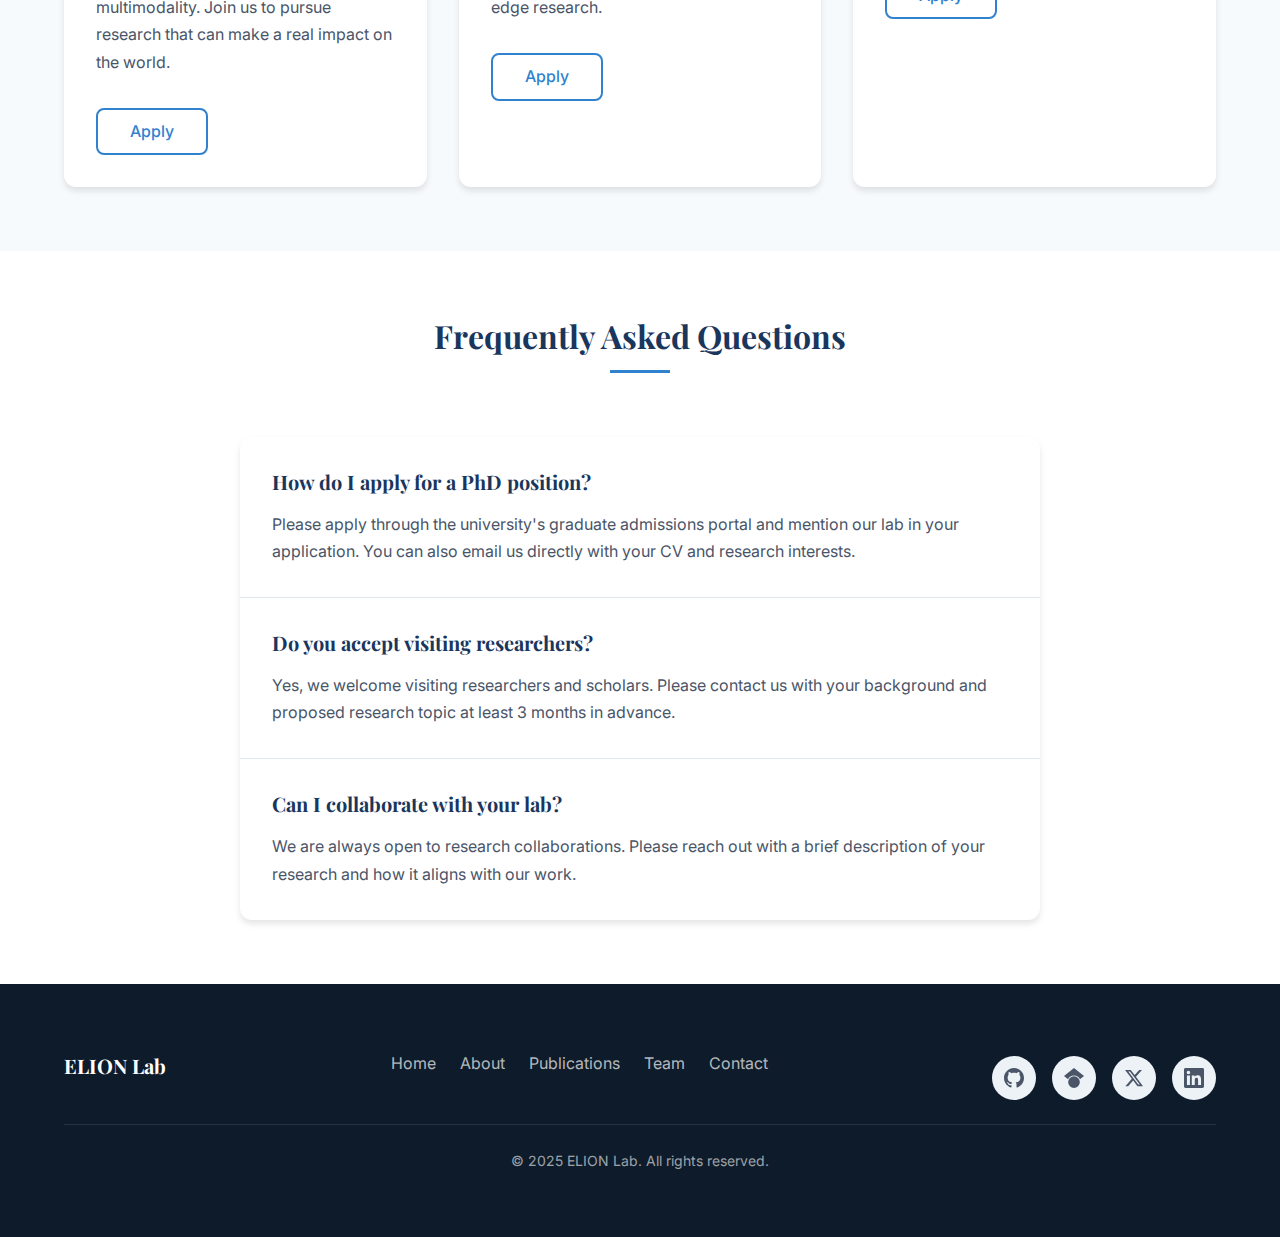
<file: contact.html>
<!DOCTYPE html>
<html lang="en">
<head>
    <meta charset="UTF-8">
    <meta name="viewport" content="width=device-width, initial-scale=1.0">
    <meta name="description" content="Contact ELION Lab - get in touch with us for collaborations, inquiries, or to join our team.">
    <meta name="keywords" content="contact, location, email, research collaboration">
    
    <link rel="icon" type="image/svg+xml" href="assets/images/logos/favicon.svg">
    <link rel="preconnect" href="https://fonts.googleapis.com">
    <link rel="preconnect" href="https://fonts.gstatic.com" crossorigin>
    <link href="https://fonts.googleapis.com/css2?family=Inter:wght@400;500;600;700&family=Playfair+Display:wght@600;700&display=swap" rel="stylesheet">
    <link rel="stylesheet" href="assets/css/style.css">
    
    <title>Contact - ELION Lab</title>
</head>
<body>
    <!-- Header -->
    <header class="header">
        <div class="container">
            <a href="index.html" class="logo">
                <img src="assets/images/logos/logo.png" alt="ELION Lab Logo">
                <span>ELION Lab</span>
            </a>
            
            <button class="menu-toggle" aria-label="Toggle navigation menu" aria-expanded="false">
                <span></span>
                <span></span>
                <span></span>
            </button>
            
            <nav>
                <ul class="nav-menu" aria-hidden="true">
                    <li><a href="index.html">Home</a></li>
                    <li><a href="about.html">About</a></li>
                    <li><a href="publications.html">Publications</a></li>
                    <li><a href="team.html">Team</a></li>
                    <li><a href="contact.html" class="active">Contact</a></li>
                </ul>
            </nav>
        </div>
    </header>

    <main>
        <!-- Page Header -->
        <section class="page-header">
            <div class="container">
                <nav class="breadcrumb">
                    <a href="index.html">Home</a>
                    <span>/</span>
                    <span>Contact</span>
                </nav>
                <h1>Contact Us</h1>
                <p>Get in touch with our research team</p>
            </div>
        </section>

        <!-- Contact Information -->
        <section class="section">
            <div class="container">
                <div class="contact-grid">
                    <div class="contact-info">
                        <h2>Get in Touch</h2>
                        <p>
                            We welcome inquiries about research collaborations, PhD applications, 
                            internship opportunities, and general questions about our work.
                        </p>
                        
                        <div class="contact-item">
                            <div class="contact-icon">📍</div>
                            <div class="contact-details">
                                <h4>Address</h4>
                                <p>
                                    ELION Lab<br>
                                    Department of Computer Science and Engineering<br>
                                    Engineering Building A, Room 1105<br>
                                    120 Neungdong-ro, Gwangjin-gu<br>
                                    Seoul 05029, South Korea<br>
                                    (서울시 광진구 능동로 120 건국대학교 공학관 A동 1105호)
                                </p>
                            </div>
                        </div>

                        <div class="contact-item">
                            <div class="contact-icon">📧</div>
                            <div class="contact-details">
                                <h4>Email</h4>
                                <p>
                                    General: <a href="mailto:seojae777@konkuk.ac.kr">seojae777@konkuk.ac.kr</a>
                                </p>
                            </div>
                        </div>

                        <div class="contact-item">
                            <div class="contact-icon">📞</div>
                            <div class="contact-details">
                                <h4>Phone</h4>
                                <p>+82-2-450-3534</p>
                            </div>
                        </div>
                        
                        <div class="contact-item">
                            <div class="contact-icon">🕐</div>
                            <div class="contact-details">
                                <h4>Office Hours</h4>
                                <p>
                                    Monday - Friday: 9:00 AM - 5:00 PM<br>
                                    Saturday - Sunday: Closed
                                </p>
                            </div>
                        </div>
                        
                        <h3 style="margin-top: var(--spacing-xl);">Follow Us</h3>
                        <div class="social-links">
                            <a href="https://github.com/lm-research-lab" target="_blank" rel="noopener noreferrer" aria-label="GitHub">
                                <svg width="20" height="20" viewBox="0 0 24 24" fill="currentColor"><path d="M12 0c-6.626 0-12 5.373-12 12 0 5.302 3.438 9.8 8.207 11.387.599.111.793-.261.793-.577v-2.234c-3.338.726-4.033-1.416-4.033-1.416-.546-1.387-1.333-1.756-1.333-1.756-1.089-.745.083-.729.083-.729 1.205.084 1.839 1.237 1.839 1.237 1.07 1.834 2.807 1.304 3.492.997.107-.775.418-1.305.762-1.604-2.665-.305-5.467-1.334-5.467-5.931 0-1.311.469-2.381 1.236-3.221-.124-.303-.535-1.524.117-3.176 0 0 1.008-.322 3.301 1.23.957-.266 1.983-.399 3.003-.404 1.02.005 2.047.138 3.006.404 2.291-1.552 3.297-1.23 3.297-1.23.653 1.653.242 2.874.118 3.176.77.84 1.235 1.911 1.235 3.221 0 4.609-2.807 5.624-5.479 5.921.43.372.823 1.102.823 2.222v3.293c0 .319.192.694.801.576 4.765-1.589 8.199-6.086 8.199-11.386 0-6.627-5.373-12-12-12z"/></svg>
                            </a>
                            <a href="https://scholar.google.com" target="_blank" rel="noopener noreferrer" aria-label="Google Scholar">
                                <svg width="20" height="20" viewBox="0 0 24 24" fill="currentColor"><path d="M12 24a7 7 0 1 1 0-14 7 7 0 0 1 0 14zm0-24L0 9.5l4.838 3.94A8 8 0 0 1 12 9a8 8 0 0 1 7.162 4.44L24 9.5z"/></svg>
                            </a>
                            <a href="https://twitter.com/lm_research_lab" target="_blank" rel="noopener noreferrer" aria-label="Twitter">
                                <svg width="20" height="20" viewBox="0 0 24 24" fill="currentColor"><path d="M18.244 2.25h3.308l-7.227 8.26 8.502 11.24H16.17l-5.214-6.817L4.99 21.75H1.68l7.73-8.835L1.254 2.25H8.08l4.713 6.231zm-1.161 17.52h1.833L7.084 4.126H5.117z"/></svg>
                            </a>
                            <a href="https://linkedin.com/company/lm-research-lab" target="_blank" rel="noopener noreferrer" aria-label="LinkedIn">
                                <svg width="20" height="20" viewBox="0 0 24 24" fill="currentColor"><path d="M20.447 20.452h-3.554v-5.569c0-1.328-.027-3.037-1.852-3.037-1.853 0-2.136 1.445-2.136 2.939v5.667H9.351V9h3.414v1.561h.046c.477-.9 1.637-1.85 3.37-1.85 3.601 0 4.267 2.37 4.267 5.455v6.286zM5.337 7.433c-1.144 0-2.063-.926-2.063-2.065 0-1.138.92-2.063 2.063-2.063 1.14 0 2.064.925 2.064 2.063 0 1.139-.925 2.065-2.064 2.065zm1.782 13.019H3.555V9h3.564v11.452zM22.225 0H1.771C.792 0 0 .774 0 1.729v20.542C0 23.227.792 24 1.771 24h20.451C23.2 24 24 23.227 24 22.271V1.729C24 .774 23.2 0 22.222 0h.003z"/></svg>
                            </a>
                        </div>
                    </div>
                    
                    <div class="map-container">
                        <!-- Replace with actual Google Maps embed or use a placeholder -->
                        <div style="width: 100%; height: 100%; background: linear-gradient(135deg, var(--bg-tertiary) 0%, var(--border-color) 100%); display: flex; align-items: center; justify-content: center; flex-direction: column; text-align: center; padding: var(--spacing-xl);">
                            <svg width="64" height="64" viewBox="0 0 24 24" fill="var(--text-light)" style="margin-bottom: var(--spacing-md);">
                                <path d="M12 2C8.13 2 5 5.13 5 9c0 5.25 7 13 7 13s7-7.75 7-13c0-3.87-3.13-7-7-7zm0 9.5c-1.38 0-2.5-1.12-2.5-2.5s1.12-2.5 2.5-2.5 2.5 1.12 2.5 2.5-1.12 2.5-2.5 2.5z"/>
                            </svg>
                            <p style="color: var(--text-secondary); margin: 0;">
                                <strong>Map Placeholder</strong><br>
                                Replace with Google Maps embed<br>
                                or OpenStreetMap
                            </p>
                        </div>
                    </div>
                </div>
            </div>
        </section>

        <!-- Opportunities -->
        <section class="section section-alt">
            <div class="container">
                <div class="section-header">
                    <h2>Opportunities</h2>
                    <p>Join our research team</p>
                </div>

                <div class="grid grid-3">
                    <div class="card" style="padding: var(--spacing-xl);">
                        <h3>🎓 Ph.D. Positions</h3>
                        <p>
                            We are looking for highly motivated Ph.D. students who are interested in conducting advanced research in Natural Language Processing, including language modeling, hallucination, reasoning, model editing, and multimodality. Join us to pursue research that can make a real impact on the world.
                        </p>
                        <a href="mailto:seojae777@konkuk.ac.kr" class="btn btn-outline" style="margin-top: var(--spacing-md);">Apply</a>
                    </div>

                    <div class="card" style="padding: var(--spacing-xl);">
                        <h3>📚 M.S. Positions</h3>
                        <p>
                            We are looking for motivated M.S. students who wish to work on practically oriented NLP research, such as language modeling, information retrieval, agent-based AI, and machine learning. Join us to conduct cutting-edge research.
                        </p>
                        <a href="mailto:seojae777@konkuk.ac.kr" class="btn btn-outline" style="margin-top: var(--spacing-md);">Apply</a>
                    </div>

                    <div class="card" style="padding: var(--spacing-xl);">
                        <h3>💼 Internships</h3>
                        <p>
                            We offer research internships for undergraduate and graduate students
                            during summer and throughout the academic year.
                        </p>
                        <a href="mailto:seojae777@konkuk.ac.kr" class="btn btn-outline" style="margin-top: var(--spacing-md);">Apply</a>
                    </div>
                </div>
            </div>
        </section>

        <!-- FAQ -->
        <section class="section">
            <div class="container">
                <div class="section-header">
                    <h2>Frequently Asked Questions</h2>
                </div>

                <div class="card" style="max-width: 800px; margin: 0 auto;">
                    <div class="publication-item">
                        <h4>How do I apply for a PhD position?</h4>
                        <p style="margin-bottom: 0;">
                            Please apply through the university's graduate admissions portal and mention
                            our lab in your application. You can also email us directly with your CV and
                            research interests.
                        </p>
                    </div>

                    <div class="publication-item">
                        <h4>Do you accept visiting researchers?</h4>
                        <p style="margin-bottom: 0;">
                            Yes, we welcome visiting researchers and scholars. Please contact us with
                            your background and proposed research topic at least 3 months in advance.
                        </p>
                    </div>

                    <div class="publication-item">
                        <h4>Can I collaborate with your lab?</h4>
                        <p style="margin-bottom: 0;">
                            We are always open to research collaborations. Please reach out with a brief
                            description of your research and how it aligns with our work.
                        </p>
                    </div>
                </div>
            </div>
        </section>
    </main>

    <!-- Footer -->
    <footer class="footer">
        <div class="container">
            <div class="footer-content">
                <div class="footer-logo">ELION Lab</div>
                <ul class="footer-links">
                    <li><a href="index.html">Home</a></li>
                    <li><a href="about.html">About</a></li>
                    <li><a href="publications.html">Publications</a></li>
                    <li><a href="team.html">Team</a></li>
                    <li><a href="contact.html">Contact</a></li>
                </ul>
                <div class="social-links">
                    <a href="https://github.com" target="_blank" rel="noopener noreferrer" aria-label="GitHub">
                        <svg width="20" height="20" viewBox="0 0 24 24" fill="currentColor"><path d="M12 0c-6.626 0-12 5.373-12 12 0 5.302 3.438 9.8 8.207 11.387.599.111.793-.261.793-.577v-2.234c-3.338.726-4.033-1.416-4.033-1.416-.546-1.387-1.333-1.756-1.333-1.756-1.089-.745.083-.729.083-.729 1.205.084 1.839 1.237 1.839 1.237 1.07 1.834 2.807 1.304 3.492.997.107-.775.418-1.305.762-1.604-2.665-.305-5.467-1.334-5.467-5.931 0-1.311.469-2.381 1.236-3.221-.124-.303-.535-1.524.117-3.176 0 0 1.008-.322 3.301 1.23.957-.266 1.983-.399 3.003-.404 1.02.005 2.047.138 3.006.404 2.291-1.552 3.297-1.23 3.297-1.23.653 1.653.242 2.874.118 3.176.77.84 1.235 1.911 1.235 3.221 0 4.609-2.807 5.624-5.479 5.921.43.372.823 1.102.823 2.222v3.293c0 .319.192.694.801.576 4.765-1.589 8.199-6.086 8.199-11.386 0-6.627-5.373-12-12-12z"/></svg>
                    </a>
                    <a href="https://scholar.google.com" target="_blank" rel="noopener noreferrer" aria-label="Google Scholar">
                        <svg width="20" height="20" viewBox="0 0 24 24" fill="currentColor"><path d="M12 24a7 7 0 1 1 0-14 7 7 0 0 1 0 14zm0-24L0 9.5l4.838 3.94A8 8 0 0 1 12 9a8 8 0 0 1 7.162 4.44L24 9.5z"/></svg>
                    </a>
                    <a href="https://twitter.com" target="_blank" rel="noopener noreferrer" aria-label="Twitter">
                        <svg width="20" height="20" viewBox="0 0 24 24" fill="currentColor"><path d="M18.244 2.25h3.308l-7.227 8.26 8.502 11.24H16.17l-5.214-6.817L4.99 21.75H1.68l7.73-8.835L1.254 2.25H8.08l4.713 6.231zm-1.161 17.52h1.833L7.084 4.126H5.117z"/></svg>
                    </a>
                    <a href="https://linkedin.com" target="_blank" rel="noopener noreferrer" aria-label="LinkedIn">
                        <svg width="20" height="20" viewBox="0 0 24 24" fill="currentColor"><path d="M20.447 20.452h-3.554v-5.569c0-1.328-.027-3.037-1.852-3.037-1.853 0-2.136 1.445-2.136 2.939v5.667H9.351V9h3.414v1.561h.046c.477-.9 1.637-1.85 3.37-1.85 3.601 0 4.267 2.37 4.267 5.455v6.286zM5.337 7.433c-1.144 0-2.063-.926-2.063-2.065 0-1.138.92-2.063 2.063-2.063 1.14 0 2.064.925 2.064 2.063 0 1.139-.925 2.065-2.064 2.065zm1.782 13.019H3.555V9h3.564v11.452zM22.225 0H1.771C.792 0 0 .774 0 1.729v20.542C0 23.227.792 24 1.771 24h20.451C23.2 24 24 23.227 24 22.271V1.729C24 .774 23.2 0 22.222 0h.003z"/></svg>
                    </a>
                </div>
            </div>
            <p class="footer-copyright">
                © 2025 ELION Lab. All rights reserved.
            </p>
        </div>
    </footer>

    <script src="assets/js/main.js"></script>
</body>
</html>
</file>
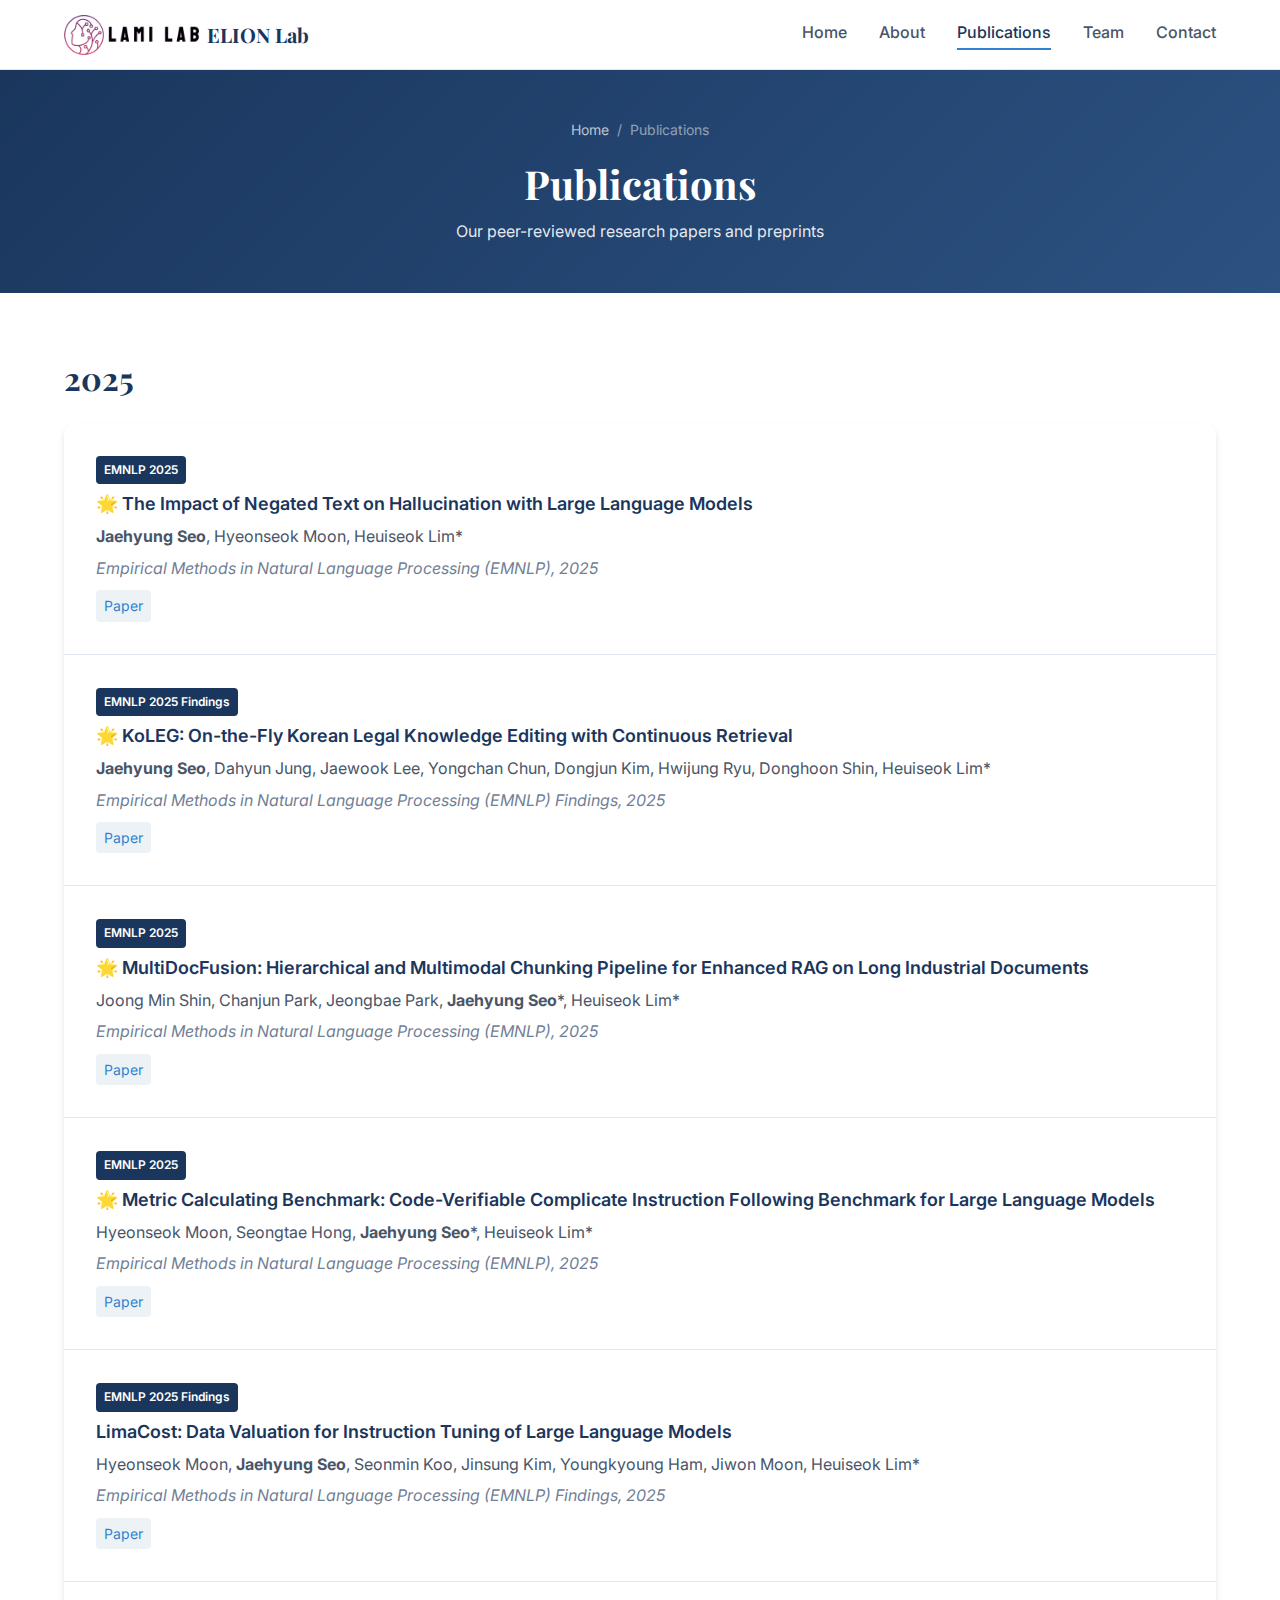
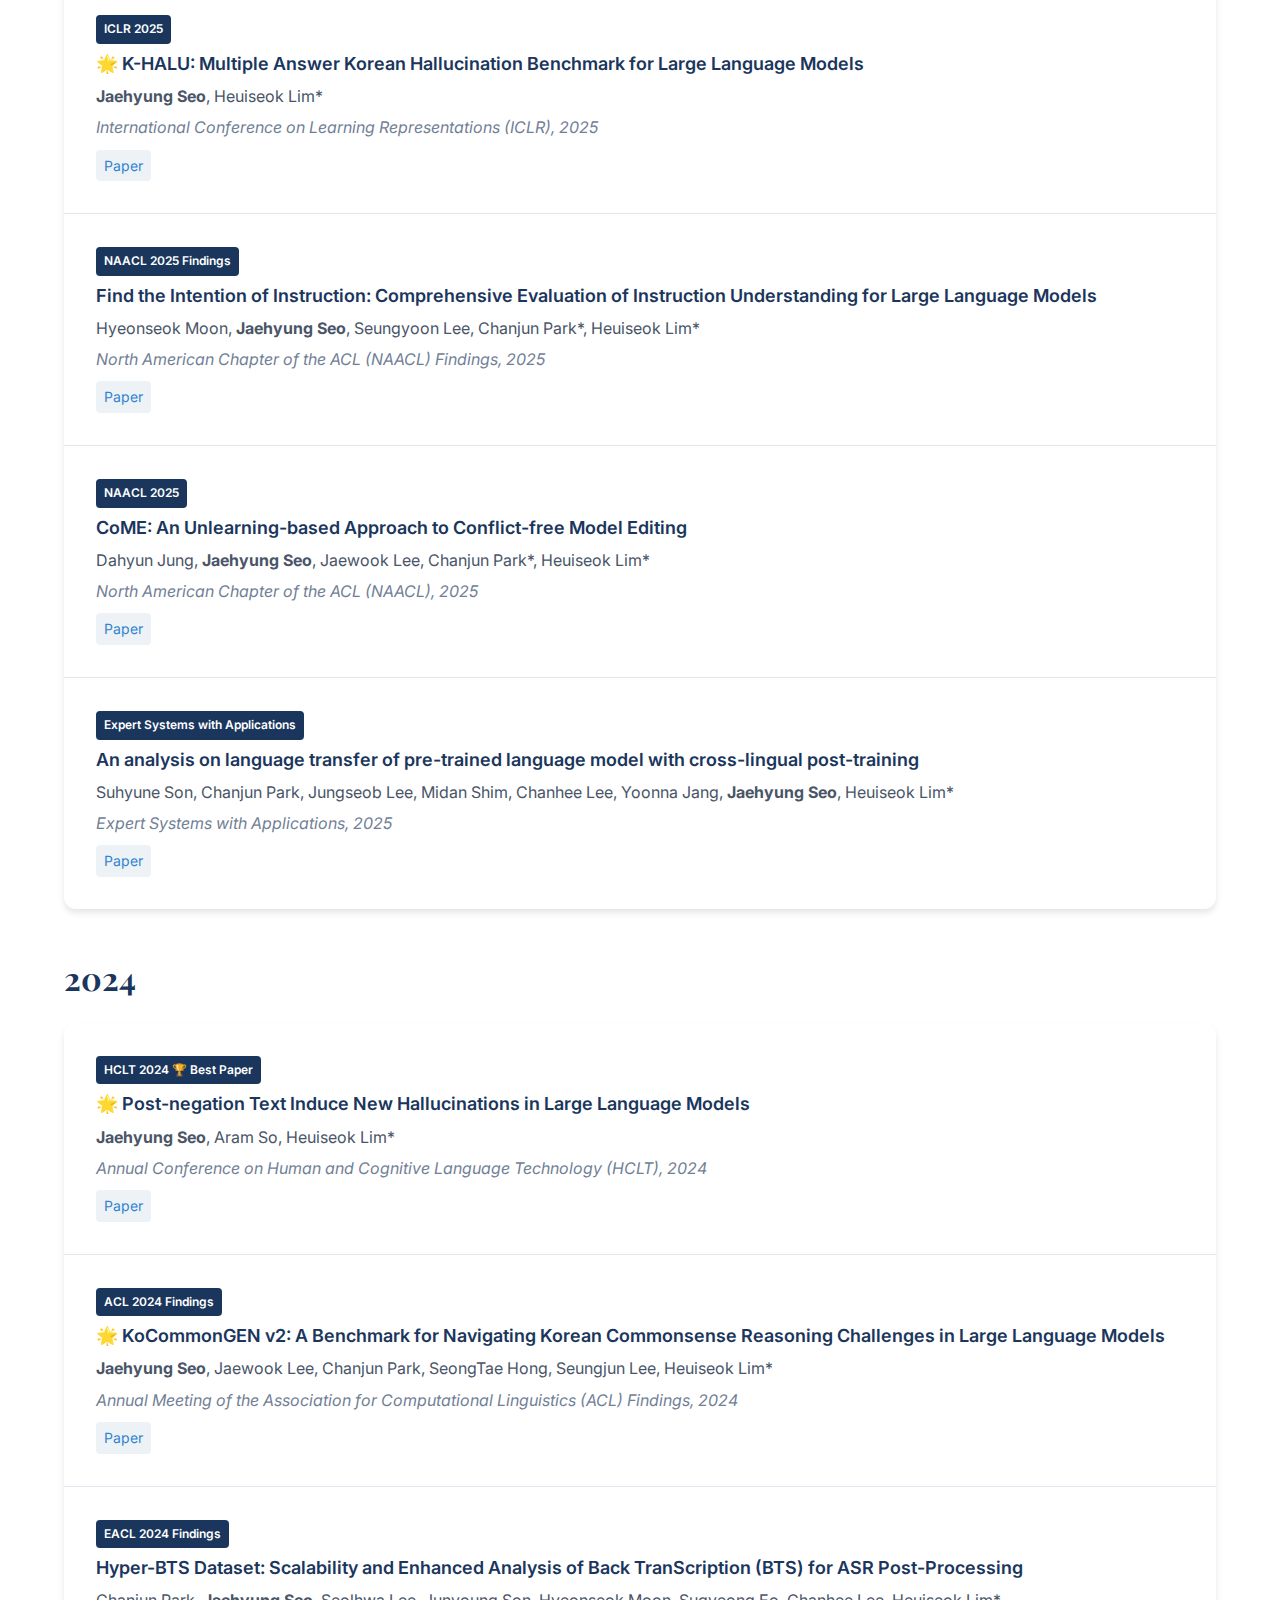
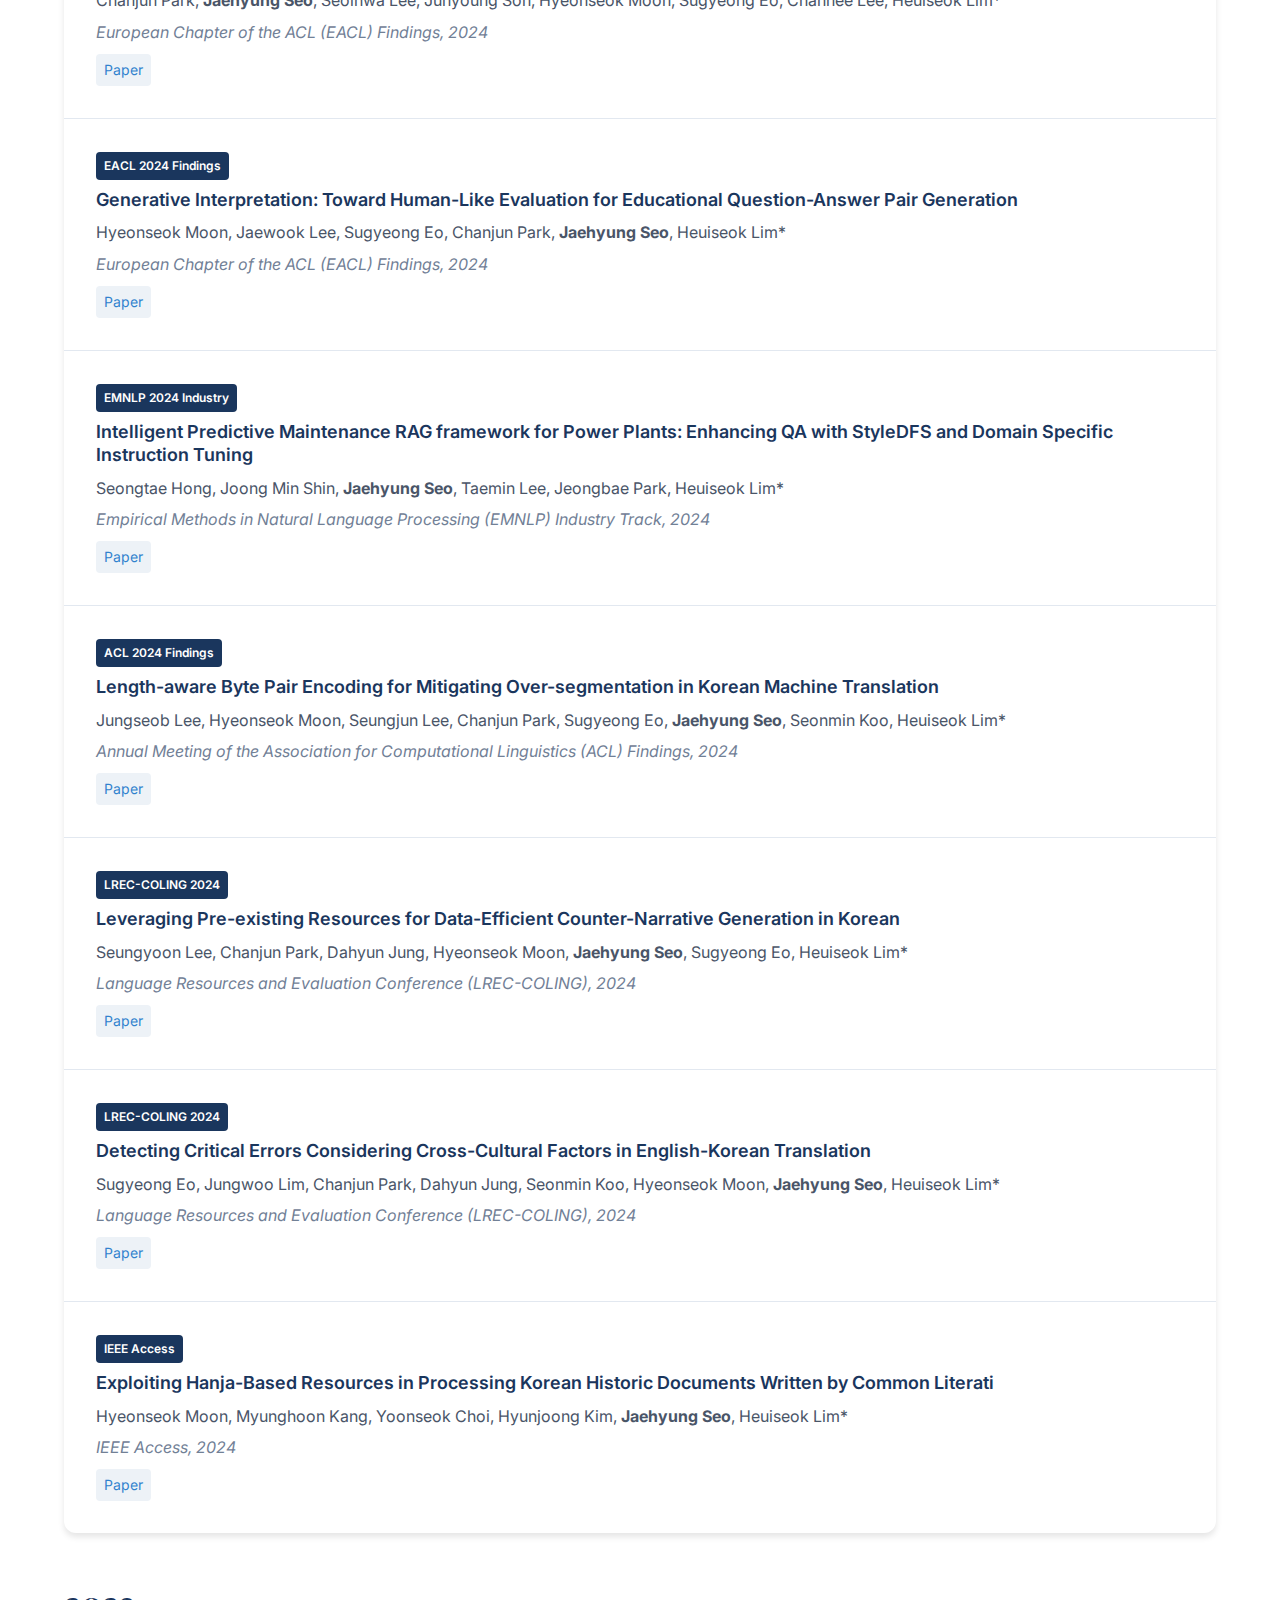
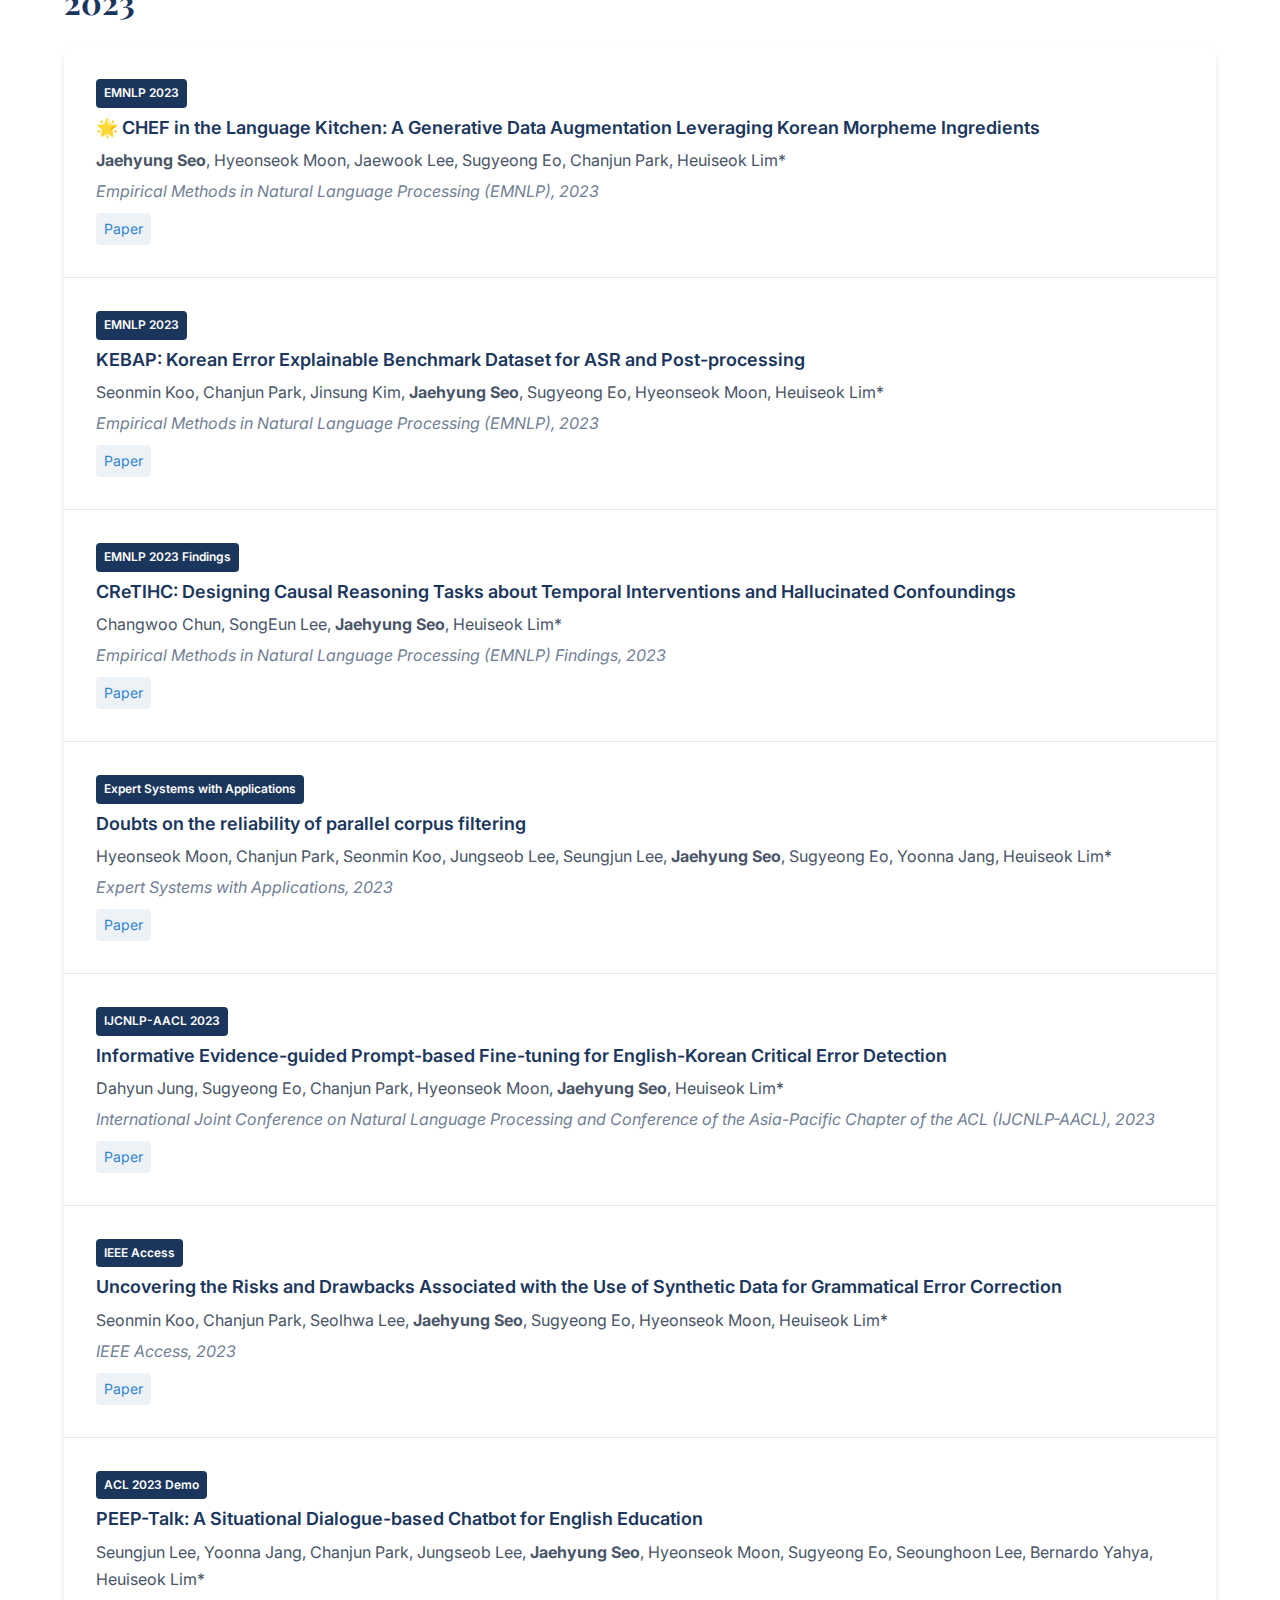
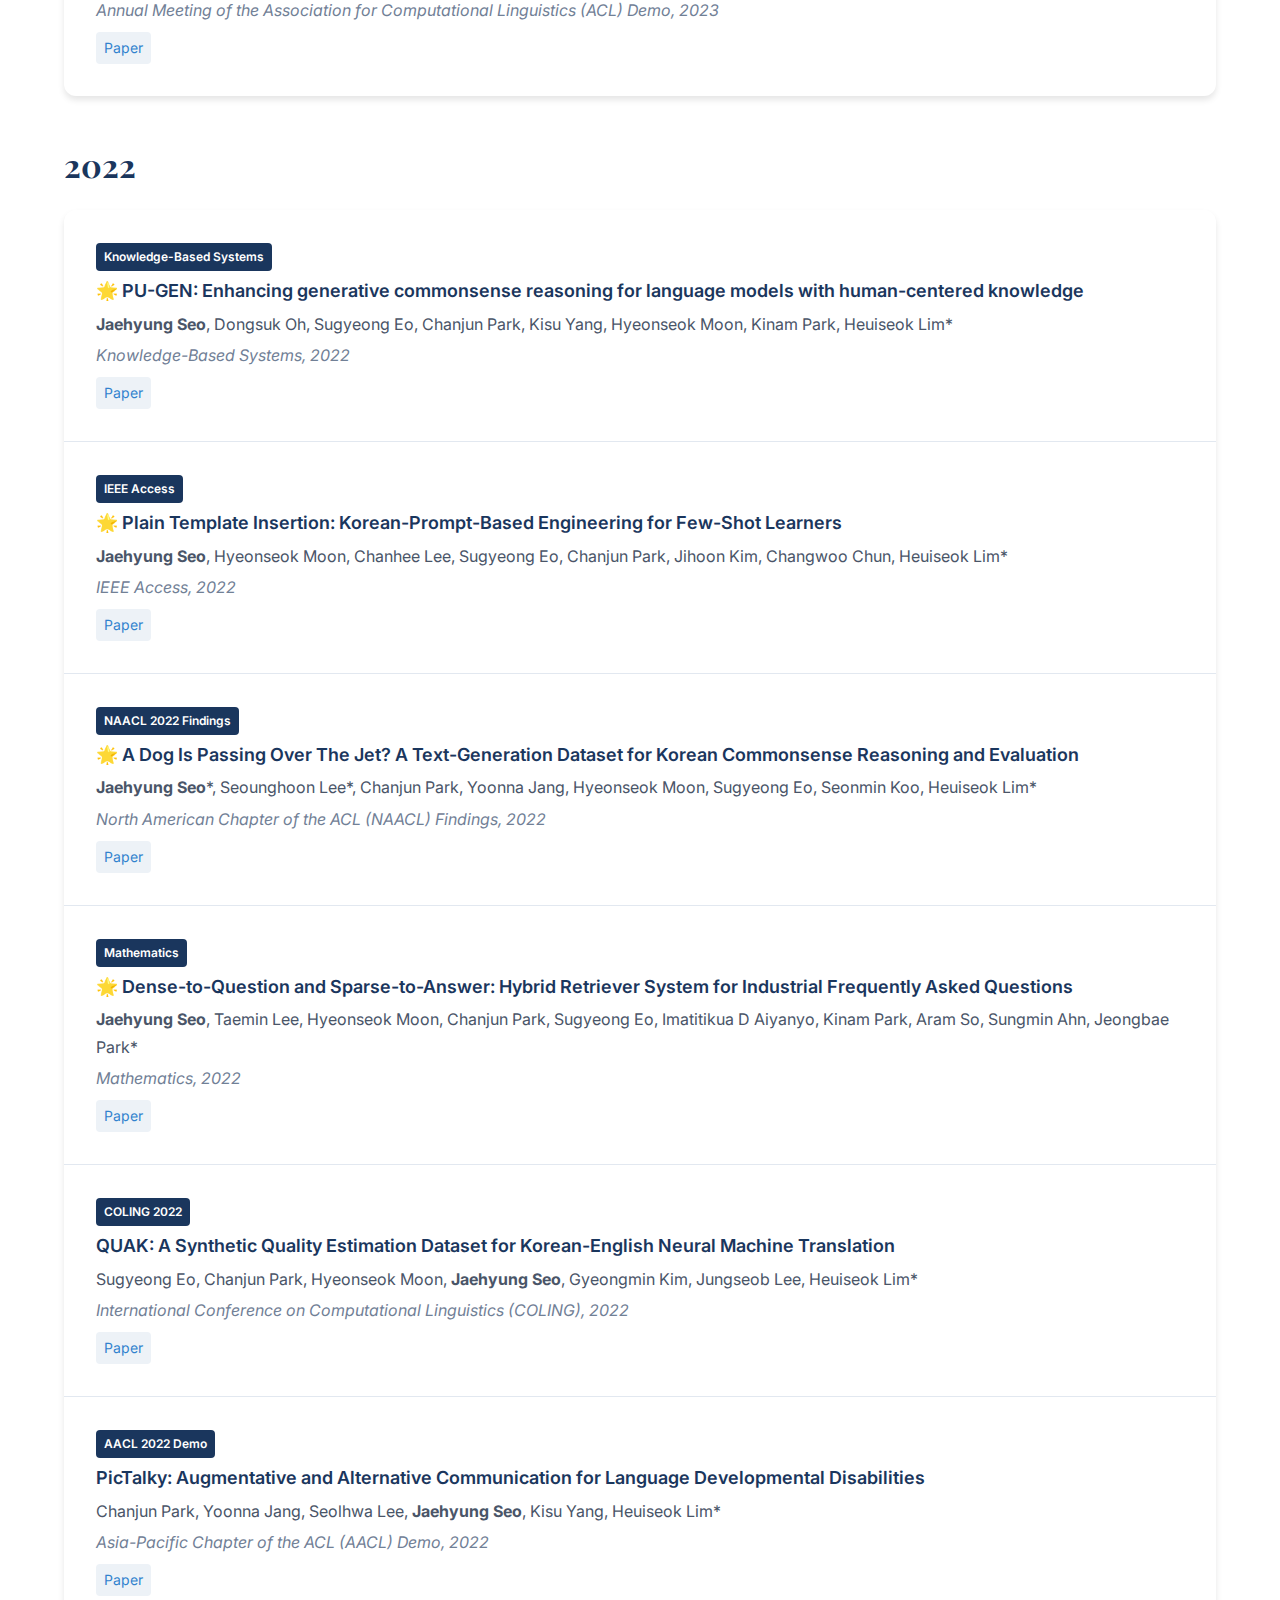
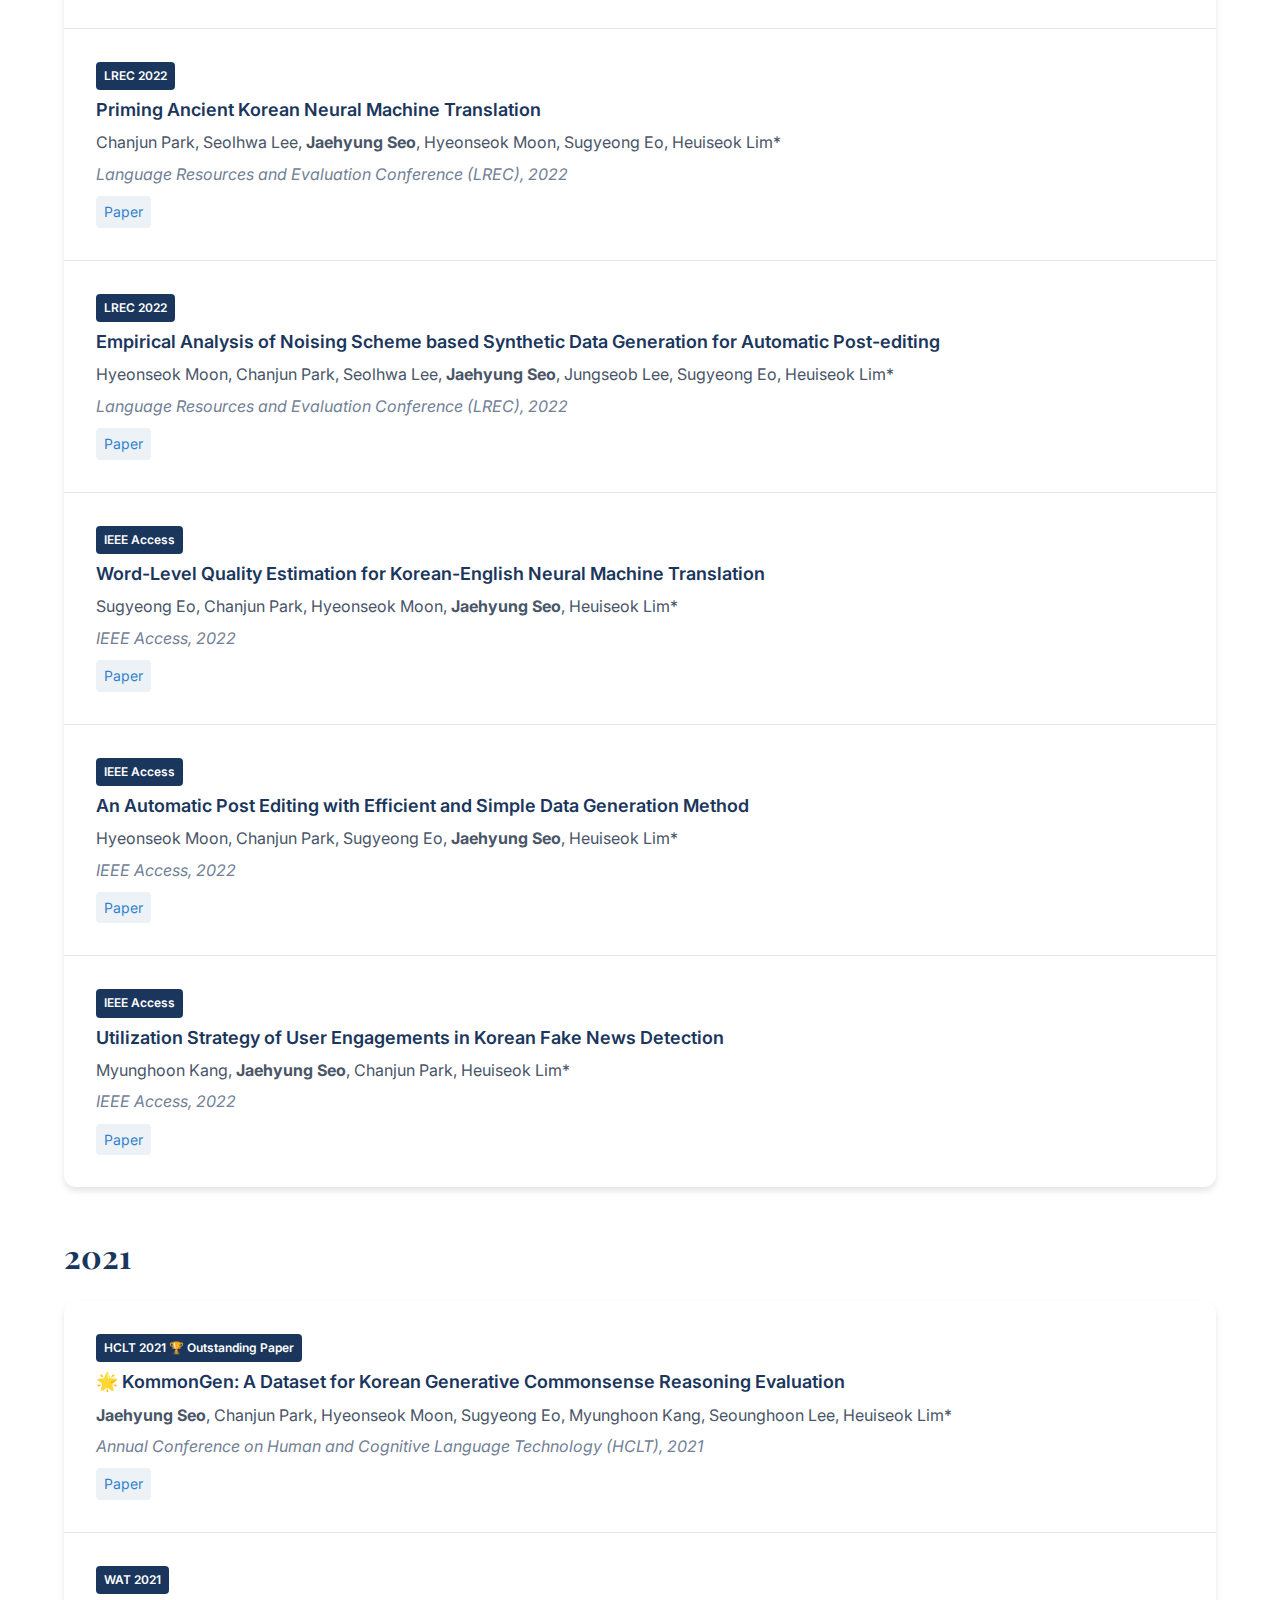
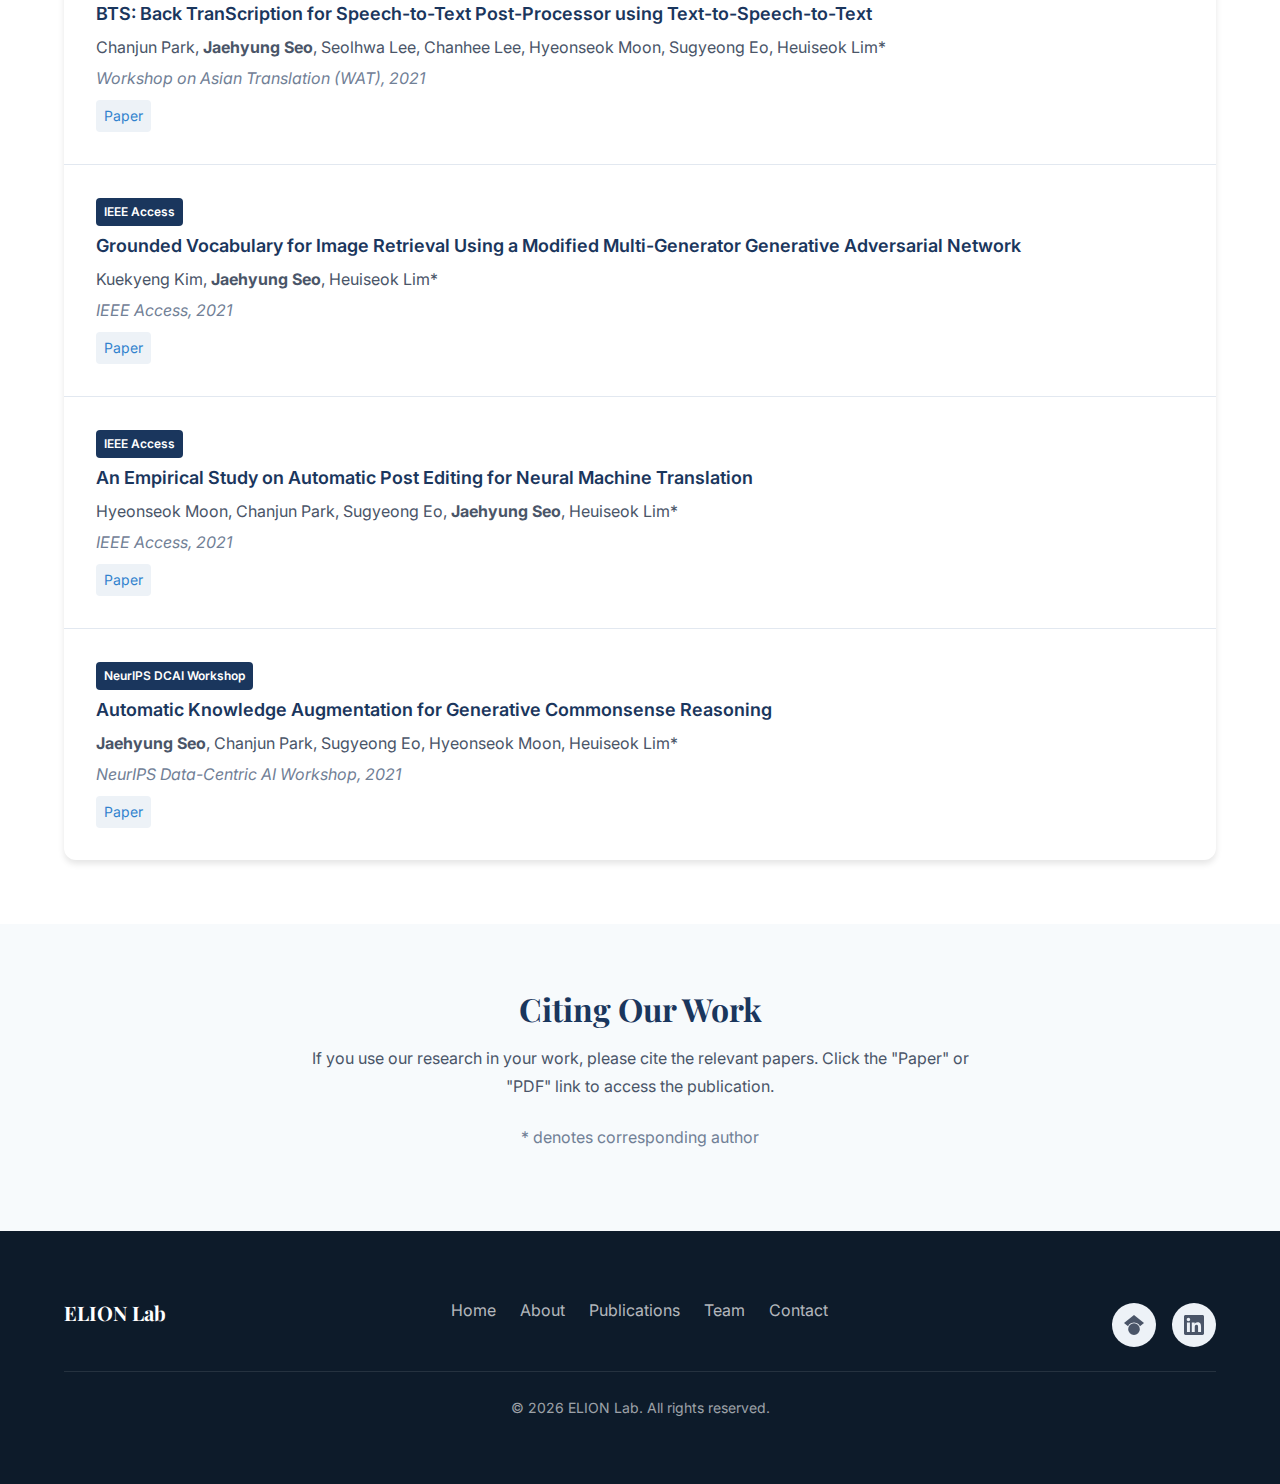
<file: publications.html>
<!DOCTYPE html>
<html lang="en">
<head>
    <meta charset="UTF-8">
    <meta name="viewport" content="width=device-width, initial-scale=1.0">
    <meta name="description" content="Publications from ELION Lab - peer-reviewed papers on language models, NLP, and machine learning.">
    <meta name="keywords" content="publications, research papers, NLP, language models, machine learning">

    <!-- Google tag (gtag.js) -->
    <script async src="https://www.googletagmanager.com/gtag/js?id=G-8LWM0YYTQ3"></script>
    <script>
      window.dataLayer = window.dataLayer || [];
      function gtag(){dataLayer.push(arguments);}
      gtag('js', new Date());
      gtag('config', 'G-8LWM0YYTQ3');
    </script>

    <link rel="icon" type="image/svg+xml" href="assets/images/logos/favicon.svg">
    <link rel="preconnect" href="https://fonts.googleapis.com">
    <link rel="preconnect" href="https://fonts.gstatic.com" crossorigin>
    <link href="https://fonts.googleapis.com/css2?family=Inter:wght@400;500;600;700&family=Playfair+Display:wght@600;700&display=swap" rel="stylesheet">
    <link rel="stylesheet" href="assets/css/style.css">
    
    <title>Publications - ELION Lab</title>
</head>
<body>
    <!-- Header -->
    <header class="header">
        <div class="container">
            <a href="index.html" class="logo">
                <img src="assets/images/logos/logo.png" alt="ELION Lab Logo">
                <span>ELION Lab</span>
            </a>
            
            <button class="menu-toggle" aria-label="Toggle navigation menu" aria-expanded="false">
                <span></span>
                <span></span>
                <span></span>
            </button>
            
            <nav>
                <ul class="nav-menu" aria-hidden="true">
                    <li><a href="index.html">Home</a></li>
                    <li><a href="about.html">About</a></li>
                    <li><a href="publications.html" class="active">Publications</a></li>
                    <li><a href="team.html">Team</a></li>
                    <li><a href="contact.html">Contact</a></li>
                </ul>
            </nav>
        </div>
    </header>

    <main>
        <!-- Page Header -->
        <section class="page-header">
            <div class="container">
                <nav class="breadcrumb">
                    <a href="index.html">Home</a>
                    <span>/</span>
                    <span>Publications</span>
                </nav>
                <h1>Publications</h1>
                <p>Our peer-reviewed research papers and preprints</p>
            </div>
        </section>

        <!-- Publications List -->
        <section class="section">
            <div class="container">
                <!-- 2025 Publications -->
                <h2 style="margin-bottom: var(--spacing-lg);">2025</h2>
                <div class="card" style="margin-bottom: var(--spacing-2xl);">
                    <div class="publication-item">
                        <span class="publication-year">EMNLP 2025</span>
                        <h3 class="publication-title">🌟 The Impact of Negated Text on Hallucination with Large Language Models</h3>
                        <p class="publication-authors"><strong>Jaehyung Seo</strong>, Hyeonseok Moon, Heuiseok Lim*</p>
                        <p class="publication-venue">Empirical Methods in Natural Language Processing (EMNLP), 2025</p>
                        <div class="publication-links">
                            <a href="https://aclanthology.org/2025.emnlp-main.684/" target="_blank">Paper</a>
                        </div>
                    </div>

                    <div class="publication-item">
                        <span class="publication-year">EMNLP 2025 Findings</span>
                        <h3 class="publication-title">🌟 KoLEG: On-the-Fly Korean Legal Knowledge Editing with Continuous Retrieval</h3>
                        <p class="publication-authors"><strong>Jaehyung Seo</strong>, Dahyun Jung, Jaewook Lee, Yongchan Chun, Dongjun Kim, Hwijung Ryu, Donghoon Shin, Heuiseok Lim*</p>
                        <p class="publication-venue">Empirical Methods in Natural Language Processing (EMNLP) Findings, 2025</p>
                        <div class="publication-links">
                            <a href="https://aclanthology.org/2025.findings-emnlp.489/" target="_blank">Paper</a>
                        </div>
                    </div>

                    <div class="publication-item">
                        <span class="publication-year">EMNLP 2025</span>
                        <h3 class="publication-title">🌟 MultiDocFusion: Hierarchical and Multimodal Chunking Pipeline for Enhanced RAG on Long Industrial Documents</h3>
                        <p class="publication-authors">Joong Min Shin, Chanjun Park, Jeongbae Park, <strong>Jaehyung Seo</strong>*, Heuiseok Lim*</p>
                        <p class="publication-venue">Empirical Methods in Natural Language Processing (EMNLP), 2025</p>
                        <div class="publication-links">
                            <a href="https://aclanthology.org/2025.emnlp-main.1062/" target="_blank">Paper</a>
                        </div>
                    </div>

                    <div class="publication-item">
                        <span class="publication-year">EMNLP 2025</span>
                        <h3 class="publication-title">🌟 Metric Calculating Benchmark: Code-Verifiable Complicate Instruction Following Benchmark for Large Language Models</h3>
                        <p class="publication-authors">Hyeonseok Moon, Seongtae Hong, <strong>Jaehyung Seo</strong>*, Heuiseok Lim*</p>
                        <p class="publication-venue">Empirical Methods in Natural Language Processing (EMNLP), 2025</p>
                        <div class="publication-links">
                            <a href="https://aclanthology.org/2025.emnlp-main.1051/" target="_blank">Paper</a>
                        </div>
                    </div>

                    <div class="publication-item">
                        <span class="publication-year">EMNLP 2025 Findings</span>
                        <h3 class="publication-title">LimaCost: Data Valuation for Instruction Tuning of Large Language Models</h3>
                        <p class="publication-authors">Hyeonseok Moon, <strong>Jaehyung Seo</strong>, Seonmin Koo, Jinsung Kim, Youngkyoung Ham, Jiwon Moon, Heuiseok Lim*</p>
                        <p class="publication-venue">Empirical Methods in Natural Language Processing (EMNLP) Findings, 2025</p>
                        <div class="publication-links">
                            <a href="https://aclanthology.org/2025.findings-emnlp.688/" target="_blank">Paper</a>
                        </div>
                    </div>

                    <div class="publication-item">
                        <span class="publication-year">ICLR 2025</span>
                        <h3 class="publication-title">🌟 K-HALU: Multiple Answer Korean Hallucination Benchmark for Large Language Models</h3>
                        <p class="publication-authors"><strong>Jaehyung Seo</strong>, Heuiseok Lim*</p>
                        <p class="publication-venue">International Conference on Learning Representations (ICLR), 2025</p>
                        <div class="publication-links">
                            <a href="https://openreview.net/forum?id=VnLhUogHYE" target="_blank">Paper</a>
                        </div>
                    </div>

                    <div class="publication-item">
                        <span class="publication-year">NAACL 2025 Findings</span>
                        <h3 class="publication-title">Find the Intention of Instruction: Comprehensive Evaluation of Instruction Understanding for Large Language Models</h3>
                        <p class="publication-authors">Hyeonseok Moon, <strong>Jaehyung Seo</strong>, Seungyoon Lee, Chanjun Park*, Heuiseok Lim*</p>
                        <p class="publication-venue">North American Chapter of the ACL (NAACL) Findings, 2025</p>
                        <div class="publication-links">
                            <a href="https://aclanthology.org/2025.findings-naacl.330/" target="_blank">Paper</a>
                        </div>
                    </div>

                    <div class="publication-item">
                        <span class="publication-year">NAACL 2025</span>
                        <h3 class="publication-title">CoME: An Unlearning-based Approach to Conflict-free Model Editing</h3>
                        <p class="publication-authors">Dahyun Jung, <strong>Jaehyung Seo</strong>, Jaewook Lee, Chanjun Park*, Heuiseok Lim*</p>
                        <p class="publication-venue">North American Chapter of the ACL (NAACL), 2025</p>
                        <div class="publication-links">
                            <a href="https://aclanthology.org/2025.naacl-long.325/" target="_blank">Paper</a>
                        </div>
                    </div>

                    <div class="publication-item">
                        <span class="publication-year">Expert Systems with Applications</span>
                        <h3 class="publication-title">An analysis on language transfer of pre-trained language model with cross-lingual post-training</h3>
                        <p class="publication-authors">Suhyune Son, Chanjun Park, Jungseob Lee, Midan Shim, Chanhee Lee, Yoonna Jang, <strong>Jaehyung Seo</strong>, Heuiseok Lim*</p>
                        <p class="publication-venue">Expert Systems with Applications, 2025</p>
                        <div class="publication-links">
                            <a href="https://www.sciencedirect.com/science/article/abs/pii/S0957417424027088" target="_blank">Paper</a>
                        </div>
                    </div>
                </div>

                <!-- 2024 Publications -->
                <h2 style="margin-bottom: var(--spacing-lg);">2024</h2>
                <div class="card" style="margin-bottom: var(--spacing-2xl);">
                    <div class="publication-item">
                        <span class="publication-year">HCLT 2024 🏆 Best Paper</span>
                        <h3 class="publication-title">🌟 Post-negation Text Induce New Hallucinations in Large Language Models</h3>
                        <p class="publication-authors"><strong>Jaehyung Seo</strong>, Aram So, Heuiseok Lim*</p>
                        <p class="publication-venue">Annual Conference on Human and Cognitive Language Technology (HCLT), 2024</p>
                        <div class="publication-links">
                            <a href="https://koreascience.kr/article/CFKO202404272002652.page" target="_blank">Paper</a>
                        </div>
                    </div>

                    <div class="publication-item">
                        <span class="publication-year">ACL 2024 Findings</span>
                        <h3 class="publication-title">🌟 KoCommonGEN v2: A Benchmark for Navigating Korean Commonsense Reasoning Challenges in Large Language Models</h3>
                        <p class="publication-authors"><strong>Jaehyung Seo</strong>, Jaewook Lee, Chanjun Park, SeongTae Hong, Seungjun Lee, Heuiseok Lim*</p>
                        <p class="publication-venue">Annual Meeting of the Association for Computational Linguistics (ACL) Findings, 2024</p>
                        <div class="publication-links">
                            <a href="https://aclanthology.org/2024.findings-acl.141/" target="_blank">Paper</a>
                        </div>
                    </div>

                    <div class="publication-item">
                        <span class="publication-year">EACL 2024 Findings</span>
                        <h3 class="publication-title">Hyper-BTS Dataset: Scalability and Enhanced Analysis of Back TranScription (BTS) for ASR Post-Processing</h3>
                        <p class="publication-authors">Chanjun Park, <strong>Jaehyung Seo</strong>, Seolhwa Lee, Junyoung Son, Hyeonseok Moon, Sugyeong Eo, Chanhee Lee, Heuiseok Lim*</p>
                        <p class="publication-venue">European Chapter of the ACL (EACL) Findings, 2024</p>
                        <div class="publication-links">
                            <a href="https://aclanthology.org/2024.findings-eacl.5/" target="_blank">Paper</a>
                        </div>
                    </div>

                    <div class="publication-item">
                        <span class="publication-year">EACL 2024 Findings</span>
                        <h3 class="publication-title">Generative Interpretation: Toward Human-Like Evaluation for Educational Question-Answer Pair Generation</h3>
                        <p class="publication-authors">Hyeonseok Moon, Jaewook Lee, Sugyeong Eo, Chanjun Park, <strong>Jaehyung Seo</strong>, Heuiseok Lim*</p>
                        <p class="publication-venue">European Chapter of the ACL (EACL) Findings, 2024</p>
                        <div class="publication-links">
                            <a href="https://aclanthology.org/2024.findings-eacl.145/" target="_blank">Paper</a>
                        </div>
                    </div>

                    <div class="publication-item">
                        <span class="publication-year">EMNLP 2024 Industry</span>
                        <h3 class="publication-title">Intelligent Predictive Maintenance RAG framework for Power Plants: Enhancing QA with StyleDFS and Domain Specific Instruction Tuning</h3>
                        <p class="publication-authors">Seongtae Hong, Joong Min Shin, <strong>Jaehyung Seo</strong>, Taemin Lee, Jeongbae Park, Heuiseok Lim*</p>
                        <p class="publication-venue">Empirical Methods in Natural Language Processing (EMNLP) Industry Track, 2024</p>
                        <div class="publication-links">
                            <a href="https://aclanthology.org/2024.emnlp-industry.61/" target="_blank">Paper</a>
                        </div>
                    </div>

                    <div class="publication-item">
                        <span class="publication-year">ACL 2024 Findings</span>
                        <h3 class="publication-title">Length-aware Byte Pair Encoding for Mitigating Over-segmentation in Korean Machine Translation</h3>
                        <p class="publication-authors">Jungseob Lee, Hyeonseok Moon, Seungjun Lee, Chanjun Park, Sugyeong Eo, <strong>Jaehyung Seo</strong>, Seonmin Koo, Heuiseok Lim*</p>
                        <p class="publication-venue">Annual Meeting of the Association for Computational Linguistics (ACL) Findings, 2024</p>
                        <div class="publication-links">
                            <a href="https://aclanthology.org/2024.findings-acl.135/" target="_blank">Paper</a>
                        </div>
                    </div>

                    <div class="publication-item">
                        <span class="publication-year">LREC-COLING 2024</span>
                        <h3 class="publication-title">Leveraging Pre-existing Resources for Data-Efficient Counter-Narrative Generation in Korean</h3>
                        <p class="publication-authors">Seungyoon Lee, Chanjun Park, Dahyun Jung, Hyeonseok Moon, <strong>Jaehyung Seo</strong>, Sugyeong Eo, Heuiseok Lim*</p>
                        <p class="publication-venue">Language Resources and Evaluation Conference (LREC-COLING), 2024</p>
                        <div class="publication-links">
                            <a href="https://aclanthology.org/2024.lrec-main.907/" target="_blank">Paper</a>
                        </div>
                    </div>

                    <div class="publication-item">
                        <span class="publication-year">LREC-COLING 2024</span>
                        <h3 class="publication-title">Detecting Critical Errors Considering Cross-Cultural Factors in English-Korean Translation</h3>
                        <p class="publication-authors">Sugyeong Eo, Jungwoo Lim, Chanjun Park, Dahyun Jung, Seonmin Koo, Hyeonseok Moon, <strong>Jaehyung Seo</strong>, Heuiseok Lim*</p>
                        <p class="publication-venue">Language Resources and Evaluation Conference (LREC-COLING), 2024</p>
                        <div class="publication-links">
                            <a href="https://aclanthology.org/2024.lrec-main.421/" target="_blank">Paper</a>
                        </div>
                    </div>

                    <div class="publication-item">
                        <span class="publication-year">IEEE Access</span>
                        <h3 class="publication-title">Exploiting Hanja-Based Resources in Processing Korean Historic Documents Written by Common Literati</h3>
                        <p class="publication-authors">Hyeonseok Moon, Myunghoon Kang, Yoonseok Choi, Hyunjoong Kim, <strong>Jaehyung Seo</strong>, Heuiseok Lim*</p>
                        <p class="publication-venue">IEEE Access, 2024</p>
                        <div class="publication-links">
                            <a href="https://ieeexplore.ieee.org/document/10504272" target="_blank">Paper</a>
                        </div>
                    </div>
                </div>

                <!-- 2023 Publications -->
                <h2 style="margin-bottom: var(--spacing-lg);">2023</h2>
                <div class="card" style="margin-bottom: var(--spacing-2xl);">
                    <div class="publication-item">
                        <span class="publication-year">EMNLP 2023</span>
                        <h3 class="publication-title">🌟 CHEF in the Language Kitchen: A Generative Data Augmentation Leveraging Korean Morpheme Ingredients</h3>
                        <p class="publication-authors"><strong>Jaehyung Seo</strong>, Hyeonseok Moon, Jaewook Lee, Sugyeong Eo, Chanjun Park, Heuiseok Lim*</p>
                        <p class="publication-venue">Empirical Methods in Natural Language Processing (EMNLP), 2023</p>
                        <div class="publication-links">
                            <a href="https://aclanthology.org/2023.emnlp-main.367/" target="_blank">Paper</a>
                        </div>
                    </div>

                    <div class="publication-item">
                        <span class="publication-year">EMNLP 2023</span>
                        <h3 class="publication-title">KEBAP: Korean Error Explainable Benchmark Dataset for ASR and Post-processing</h3>
                        <p class="publication-authors">Seonmin Koo, Chanjun Park, Jinsung Kim, <strong>Jaehyung Seo</strong>, Sugyeong Eo, Hyeonseok Moon, Heuiseok Lim*</p>
                        <p class="publication-venue">Empirical Methods in Natural Language Processing (EMNLP), 2023</p>
                        <div class="publication-links">
                            <a href="https://aclanthology.org/2023.emnlp-main.292/" target="_blank">Paper</a>
                        </div>
                    </div>

                    <div class="publication-item">
                        <span class="publication-year">EMNLP 2023 Findings</span>
                        <h3 class="publication-title">CReTIHC: Designing Causal Reasoning Tasks about Temporal Interventions and Hallucinated Confoundings</h3>
                        <p class="publication-authors">Changwoo Chun, SongEun Lee, <strong>Jaehyung Seo</strong>, Heuiseok Lim*</p>
                        <p class="publication-venue">Empirical Methods in Natural Language Processing (EMNLP) Findings, 2023</p>
                        <div class="publication-links">
                            <a href="https://aclanthology.org/2023.findings-emnlp.693/" target="_blank">Paper</a>
                        </div>
                    </div>

                    <div class="publication-item">
                        <span class="publication-year">Expert Systems with Applications</span>
                        <h3 class="publication-title">Doubts on the reliability of parallel corpus filtering</h3>
                        <p class="publication-authors">Hyeonseok Moon, Chanjun Park, Seonmin Koo, Jungseob Lee, Seungjun Lee, <strong>Jaehyung Seo</strong>, Sugyeong Eo, Yoonna Jang, Heuiseok Lim*</p>
                        <p class="publication-venue">Expert Systems with Applications, 2023</p>
                        <div class="publication-links">
                            <a href="https://www.sciencedirect.com/science/article/abs/pii/S0957417423014641" target="_blank">Paper</a>
                        </div>
                    </div>

                    <div class="publication-item">
                        <span class="publication-year">IJCNLP-AACL 2023</span>
                        <h3 class="publication-title">Informative Evidence-guided Prompt-based Fine-tuning for English-Korean Critical Error Detection</h3>
                        <p class="publication-authors">Dahyun Jung, Sugyeong Eo, Chanjun Park, Hyeonseok Moon, <strong>Jaehyung Seo</strong>, Heuiseok Lim*</p>
                        <p class="publication-venue">International Joint Conference on Natural Language Processing and Conference of the Asia-Pacific Chapter of the ACL (IJCNLP-AACL), 2023</p>
                        <div class="publication-links">
                            <a href="https://aclanthology.org/2023.ijcnlp-main.22/" target="_blank">Paper</a>
                        </div>
                    </div>

                    <div class="publication-item">
                        <span class="publication-year">IEEE Access</span>
                        <h3 class="publication-title">Uncovering the Risks and Drawbacks Associated with the Use of Synthetic Data for Grammatical Error Correction</h3>
                        <p class="publication-authors">Seonmin Koo, Chanjun Park, Seolhwa Lee, <strong>Jaehyung Seo</strong>, Sugyeong Eo, Hyeonseok Moon, Heuiseok Lim*</p>
                        <p class="publication-venue">IEEE Access, 2023</p>
                        <div class="publication-links">
                            <a href="https://ieeexplore.ieee.org/document/10234394" target="_blank">Paper</a>
                        </div>
                    </div>

                    <div class="publication-item">
                        <span class="publication-year">ACL 2023 Demo</span>
                        <h3 class="publication-title">PEEP-Talk: A Situational Dialogue-based Chatbot for English Education</h3>
                        <p class="publication-authors">Seungjun Lee, Yoonna Jang, Chanjun Park, Jungseob Lee, <strong>Jaehyung Seo</strong>, Hyeonseok Moon, Sugyeong Eo, Seounghoon Lee, Bernardo Yahya, Heuiseok Lim*</p>
                        <p class="publication-venue">Annual Meeting of the Association for Computational Linguistics (ACL) Demo, 2023</p>
                        <div class="publication-links">
                            <a href="https://aclanthology.org/2023.acl-demo.18/" target="_blank">Paper</a>
                        </div>
                    </div>
                </div>

                <!-- 2022 Publications -->
                <h2 style="margin-bottom: var(--spacing-lg);">2022</h2>
                <div class="card" style="margin-bottom: var(--spacing-2xl);">
                    <div class="publication-item">
                        <span class="publication-year">Knowledge-Based Systems</span>
                        <h3 class="publication-title">🌟 PU-GEN: Enhancing generative commonsense reasoning for language models with human-centered knowledge</h3>
                        <p class="publication-authors"><strong>Jaehyung Seo</strong>, Dongsuk Oh, Sugyeong Eo, Chanjun Park, Kisu Yang, Hyeonseok Moon, Kinam Park, Heuiseok Lim*</p>
                        <p class="publication-venue">Knowledge-Based Systems, 2022</p>
                        <div class="publication-links">
                            <a href="https://www.sciencedirect.com/science/article/abs/pii/S0950705122009546" target="_blank">Paper</a>
                        </div>
                    </div>

                    <div class="publication-item">
                        <span class="publication-year">IEEE Access</span>
                        <h3 class="publication-title">🌟 Plain Template Insertion: Korean-Prompt-Based Engineering for Few-Shot Learners</h3>
                        <p class="publication-authors"><strong>Jaehyung Seo</strong>, Hyeonseok Moon, Chanhee Lee, Sugyeong Eo, Chanjun Park, Jihoon Kim, Changwoo Chun, Heuiseok Lim*</p>
                        <p class="publication-venue">IEEE Access, 2022</p>
                        <div class="publication-links">
                            <a href="https://ieeexplore.ieee.org/document/9913979" target="_blank">Paper</a>
                        </div>
                    </div>

                    <div class="publication-item">
                        <span class="publication-year">NAACL 2022 Findings</span>
                        <h3 class="publication-title">🌟 A Dog Is Passing Over The Jet? A Text-Generation Dataset for Korean Commonsense Reasoning and Evaluation</h3>
                        <p class="publication-authors"><strong>Jaehyung Seo</strong>*, Seounghoon Lee*, Chanjun Park, Yoonna Jang, Hyeonseok Moon, Sugyeong Eo, Seonmin Koo, Heuiseok Lim*</p>
                        <p class="publication-venue">North American Chapter of the ACL (NAACL) Findings, 2022</p>
                        <div class="publication-links">
                            <a href="https://aclanthology.org/2022.findings-naacl.172/" target="_blank">Paper</a>
                        </div>
                    </div>

                    <div class="publication-item">
                        <span class="publication-year">Mathematics</span>
                        <h3 class="publication-title">🌟 Dense-to-Question and Sparse-to-Answer: Hybrid Retriever System for Industrial Frequently Asked Questions</h3>
                        <p class="publication-authors"><strong>Jaehyung Seo</strong>, Taemin Lee, Hyeonseok Moon, Chanjun Park, Sugyeong Eo, Imatitikua D Aiyanyo, Kinam Park, Aram So, Sungmin Ahn, Jeongbae Park*</p>
                        <p class="publication-venue">Mathematics, 2022</p>
                        <div class="publication-links">
                            <a href="https://www.mdpi.com/2227-7390/10/8/1335" target="_blank">Paper</a>
                        </div>
                    </div>

                    <div class="publication-item">
                        <span class="publication-year">COLING 2022</span>
                        <h3 class="publication-title">QUAK: A Synthetic Quality Estimation Dataset for Korean-English Neural Machine Translation</h3>
                        <p class="publication-authors">Sugyeong Eo, Chanjun Park, Hyeonseok Moon, <strong>Jaehyung Seo</strong>, Gyeongmin Kim, Jungseob Lee, Heuiseok Lim*</p>
                        <p class="publication-venue">International Conference on Computational Linguistics (COLING), 2022</p>
                        <div class="publication-links">
                            <a href="https://aclanthology.org/2022.coling-1.460/" target="_blank">Paper</a>
                        </div>
                    </div>

                    <div class="publication-item">
                        <span class="publication-year">AACL 2022 Demo</span>
                        <h3 class="publication-title">PicTalky: Augmentative and Alternative Communication for Language Developmental Disabilities</h3>
                        <p class="publication-authors">Chanjun Park, Yoonna Jang, Seolhwa Lee, <strong>Jaehyung Seo</strong>, Kisu Yang, Heuiseok Lim*</p>
                        <p class="publication-venue">Asia-Pacific Chapter of the ACL (AACL) Demo, 2022</p>
                        <div class="publication-links">
                            <a href="https://aclanthology.org/2022.aacl-demo.3/" target="_blank">Paper</a>
                        </div>
                    </div>

                    <div class="publication-item">
                        <span class="publication-year">LREC 2022</span>
                        <h3 class="publication-title">Priming Ancient Korean Neural Machine Translation</h3>
                        <p class="publication-authors">Chanjun Park, Seolhwa Lee, <strong>Jaehyung Seo</strong>, Hyeonseok Moon, Sugyeong Eo, Heuiseok Lim*</p>
                        <p class="publication-venue">Language Resources and Evaluation Conference (LREC), 2022</p>
                        <div class="publication-links">
                            <a href="https://aclanthology.org/2022.lrec-1.3/" target="_blank">Paper</a>
                        </div>
                    </div>

                    <div class="publication-item">
                        <span class="publication-year">LREC 2022</span>
                        <h3 class="publication-title">Empirical Analysis of Noising Scheme based Synthetic Data Generation for Automatic Post-editing</h3>
                        <p class="publication-authors">Hyeonseok Moon, Chanjun Park, Seolhwa Lee, <strong>Jaehyung Seo</strong>, Jungseob Lee, Sugyeong Eo, Heuiseok Lim*</p>
                        <p class="publication-venue">Language Resources and Evaluation Conference (LREC), 2022</p>
                        <div class="publication-links">
                            <a href="https://aclanthology.org/2022.lrec-1.93/" target="_blank">Paper</a>
                        </div>
                    </div>

                    <div class="publication-item">
                        <span class="publication-year">IEEE Access</span>
                        <h3 class="publication-title">Word-Level Quality Estimation for Korean-English Neural Machine Translation</h3>
                        <p class="publication-authors">Sugyeong Eo, Chanjun Park, Hyeonseok Moon, <strong>Jaehyung Seo</strong>, Heuiseok Lim*</p>
                        <p class="publication-venue">IEEE Access, 2022</p>
                        <div class="publication-links">
                            <a href="https://ieeexplore.ieee.org/document/9761258" target="_blank">Paper</a>
                        </div>
                    </div>

                    <div class="publication-item">
                        <span class="publication-year">IEEE Access</span>
                        <h3 class="publication-title">An Automatic Post Editing with Efficient and Simple Data Generation Method</h3>
                        <p class="publication-authors">Hyeonseok Moon, Chanjun Park, Sugyeong Eo, <strong>Jaehyung Seo</strong>, Heuiseok Lim*</p>
                        <p class="publication-venue">IEEE Access, 2022</p>
                        <div class="publication-links">
                            <a href="https://ieeexplore.ieee.org/document/9714400" target="_blank">Paper</a>
                        </div>
                    </div>

                    <div class="publication-item">
                        <span class="publication-year">IEEE Access</span>
                        <h3 class="publication-title">Utilization Strategy of User Engagements in Korean Fake News Detection</h3>
                        <p class="publication-authors">Myunghoon Kang, <strong>Jaehyung Seo</strong>, Chanjun Park, Heuiseok Lim*</p>
                        <p class="publication-venue">IEEE Access, 2022</p>
                        <div class="publication-links">
                            <a href="https://ieeexplore.ieee.org/document/9841541" target="_blank">Paper</a>
                        </div>
                    </div>
                </div>

                <!-- 2021 Publications -->
                <h2 style="margin-bottom: var(--spacing-lg);">2021</h2>
                <div class="card">
                    <div class="publication-item">
                        <span class="publication-year">HCLT 2021 🏆 Outstanding Paper</span>
                        <h3 class="publication-title">🌟 KommonGen: A Dataset for Korean Generative Commonsense Reasoning Evaluation</h3>
                        <p class="publication-authors"><strong>Jaehyung Seo</strong>, Chanjun Park, Hyeonseok Moon, Sugyeong Eo, Myunghoon Kang, Seounghoon Lee, Heuiseok Lim*</p>
                        <p class="publication-venue">Annual Conference on Human and Cognitive Language Technology (HCLT), 2021</p>
                        <div class="publication-links">
                            <a href="https://j-seo.github.io/KommonGen_-A-Dataset-for-Korean-Generative-Commonsense-Reasoning-Evaluation/" target="_blank">Paper</a>
                        </div>
                    </div>

                    <div class="publication-item">
                        <span class="publication-year">WAT 2021</span>
                        <h3 class="publication-title">BTS: Back TranScription for Speech-to-Text Post-Processor using Text-to-Speech-to-Text</h3>
                        <p class="publication-authors">Chanjun Park, <strong>Jaehyung Seo</strong>, Seolhwa Lee, Chanhee Lee, Hyeonseok Moon, Sugyeong Eo, Heuiseok Lim*</p>
                        <p class="publication-venue">Workshop on Asian Translation (WAT), 2021</p>
                        <div class="publication-links">
                            <a href="https://aclanthology.org/2021.wat-1.10/" target="_blank">Paper</a>
                        </div>
                    </div>

                    <div class="publication-item">
                        <span class="publication-year">IEEE Access</span>
                        <h3 class="publication-title">Grounded Vocabulary for Image Retrieval Using a Modified Multi-Generator Generative Adversarial Network</h3>
                        <p class="publication-authors">Kuekyeng Kim, <strong>Jaehyung Seo</strong>, Heuiseok Lim*</p>
                        <p class="publication-venue">IEEE Access, 2021</p>
                        <div class="publication-links">
                            <a href="https://ieeexplore.ieee.org/document/9585128" target="_blank">Paper</a>
                        </div>
                    </div>

                    <div class="publication-item">
                        <span class="publication-year">IEEE Access</span>
                        <h3 class="publication-title">An Empirical Study on Automatic Post Editing for Neural Machine Translation</h3>
                        <p class="publication-authors">Hyeonseok Moon, Chanjun Park, Sugyeong Eo, <strong>Jaehyung Seo</strong>, Heuiseok Lim*</p>
                        <p class="publication-venue">IEEE Access, 2021</p>
                        <div class="publication-links">
                            <a href="https://ieeexplore.ieee.org/document/9528385" target="_blank">Paper</a>
                        </div>
                    </div>

                    <div class="publication-item">
                        <span class="publication-year">NeurIPS DCAI Workshop</span>
                        <h3 class="publication-title">Automatic Knowledge Augmentation for Generative Commonsense Reasoning</h3>
                        <p class="publication-authors"><strong>Jaehyung Seo</strong>, Chanjun Park, Sugyeong Eo, Hyeonseok Moon, Heuiseok Lim*</p>
                        <p class="publication-venue">NeurIPS Data-Centric AI Workshop, 2021</p>
                        <div class="publication-links">
                            <a href="https://arxiv.org/abs/2111.00192" target="_blank">Paper</a>
                        </div>
                    </div>
                </div>
            </div>
        </section>

        <!-- Citation Note -->
        <section class="section section-alt">
            <div class="container text-center">
                <h2>Citing Our Work</h2>
                <p style="max-width: 700px; margin: 0 auto var(--spacing-lg);">
                    If you use our research in your work, please cite the relevant papers.
                    Click the "Paper" or "PDF" link to access the publication.
                </p>
                <p style="color: var(--text-light);">
                    * denotes corresponding author
                </p>
            </div>
        </section>
    </main>

    <!-- Footer -->
    <footer class="footer">
        <div class="container">
            <div class="footer-content">
                <div class="footer-logo">ELION Lab</div>
                <ul class="footer-links">
                    <li><a href="index.html">Home</a></li>
                    <li><a href="about.html">About</a></li>
                    <li><a href="publications.html">Publications</a></li>
                    <li><a href="team.html">Team</a></li>
                    <li><a href="contact.html">Contact</a></li>
                </ul>
                <div class="social-links">
                    <a href="https://scholar.google.com/citations?user=V8bFAUIAAAAJ&hl=ko" target="_blank" rel="noopener noreferrer" aria-label="Google Scholar">
                        <svg width="20" height="20" viewBox="0 0 24 24" fill="currentColor"><path d="M12 24a7 7 0 1 1 0-14 7 7 0 0 1 0 14zm0-24L0 9.5l4.838 3.94A8 8 0 0 1 12 9a8 8 0 0 1 7.162 4.44L24 9.5z"/></svg>
                    </a>
                    <a href="https://www.linkedin.com/in/jaehyungseo-elionlab" target="_blank" rel="noopener noreferrer" aria-label="LinkedIn">
                        <svg width="20" height="20" viewBox="0 0 24 24" fill="currentColor"><path d="M20.447 20.452h-3.554v-5.569c0-1.328-.027-3.037-1.852-3.037-1.853 0-2.136 1.445-2.136 2.939v5.667H9.351V9h3.414v1.561h.046c.477-.9 1.637-1.85 3.37-1.85 3.601 0 4.267 2.37 4.267 5.455v6.286zM5.337 7.433c-1.144 0-2.063-.926-2.063-2.065 0-1.138.92-2.063 2.063-2.063 1.14 0 2.064.925 2.064 2.063 0 1.139-.925 2.065-2.064 2.065zm1.782 13.019H3.555V9h3.564v11.452zM22.225 0H1.771C.792 0 0 .774 0 1.729v20.542C0 23.227.792 24 1.771 24h20.451C23.2 24 24 23.227 24 22.271V1.729C24 .774 23.2 0 22.222 0h.003z"/></svg>
                    </a>
                </div>
            </div>
            <p class="footer-copyright">
                © 2026 ELION Lab. All rights reserved.
            </p>
        </div>
    </footer>

    <script src="assets/js/main.js"></script>
</body>
</html>
</file>
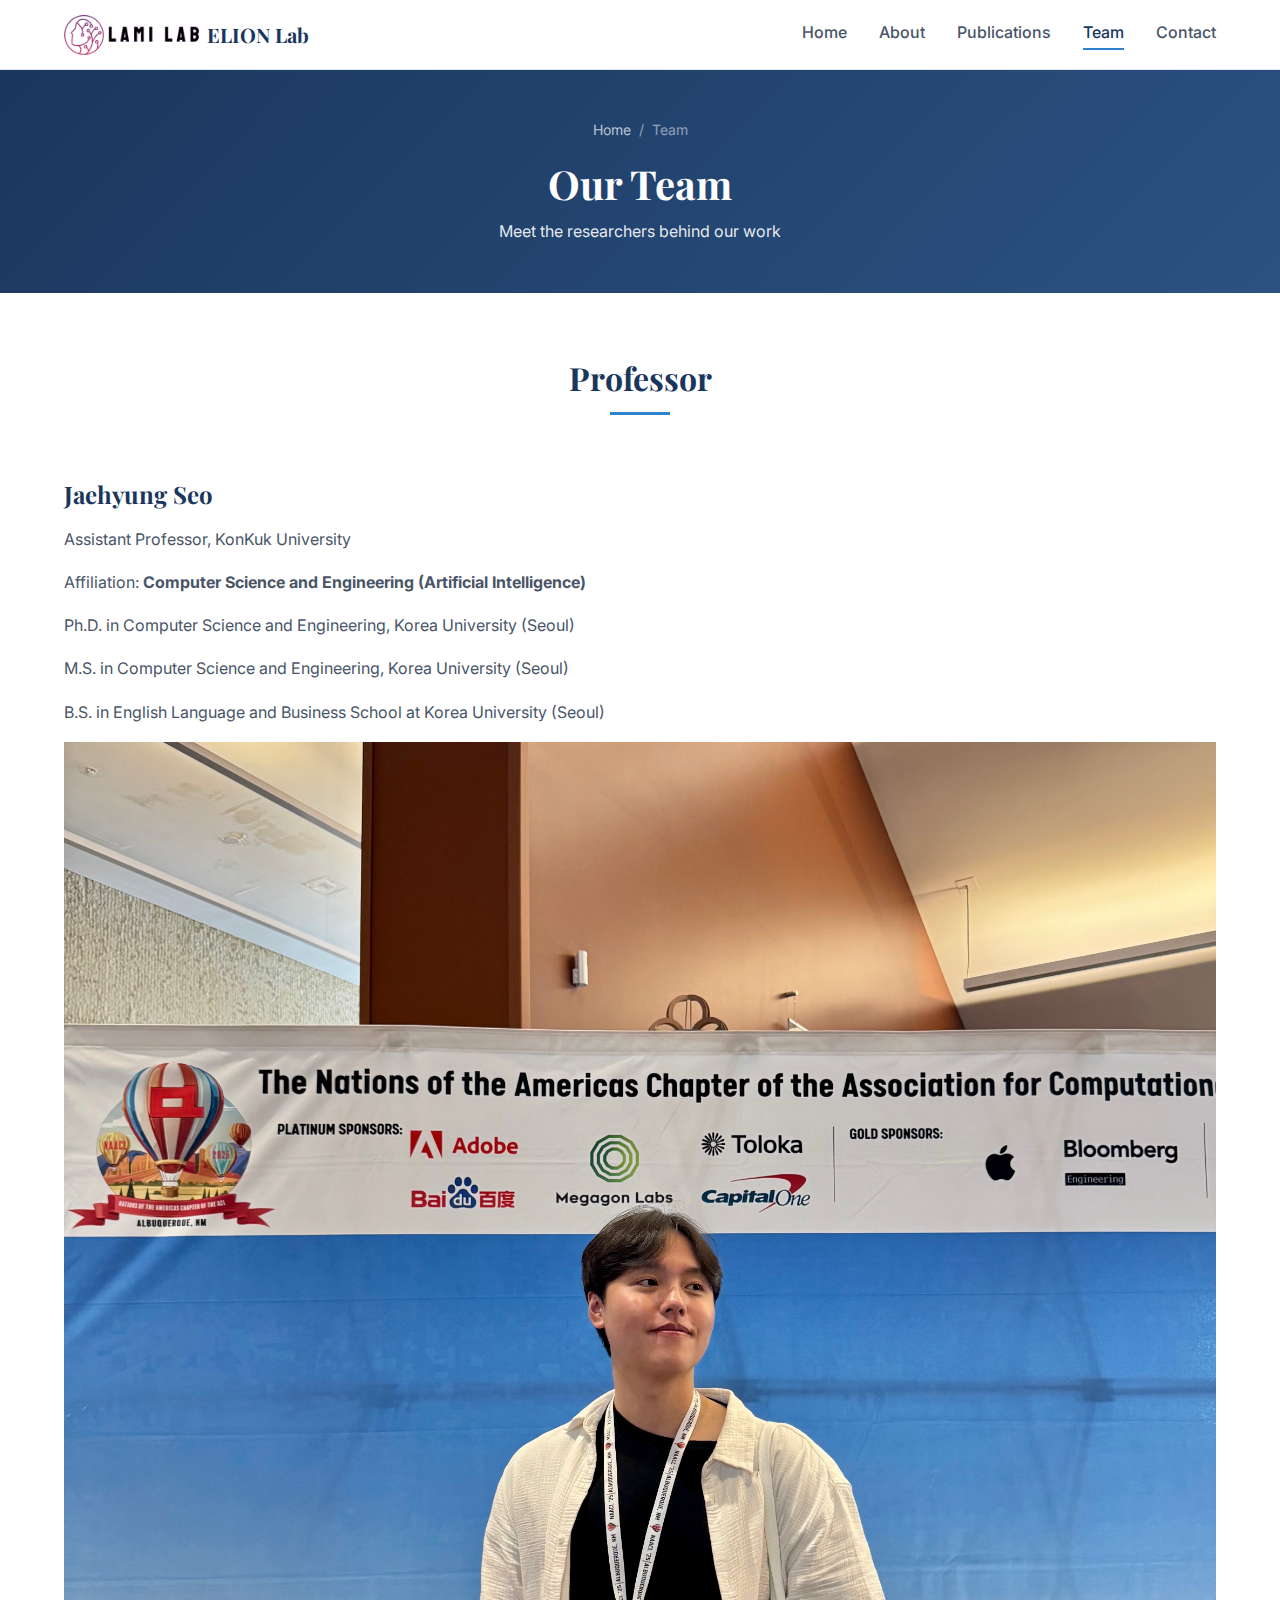
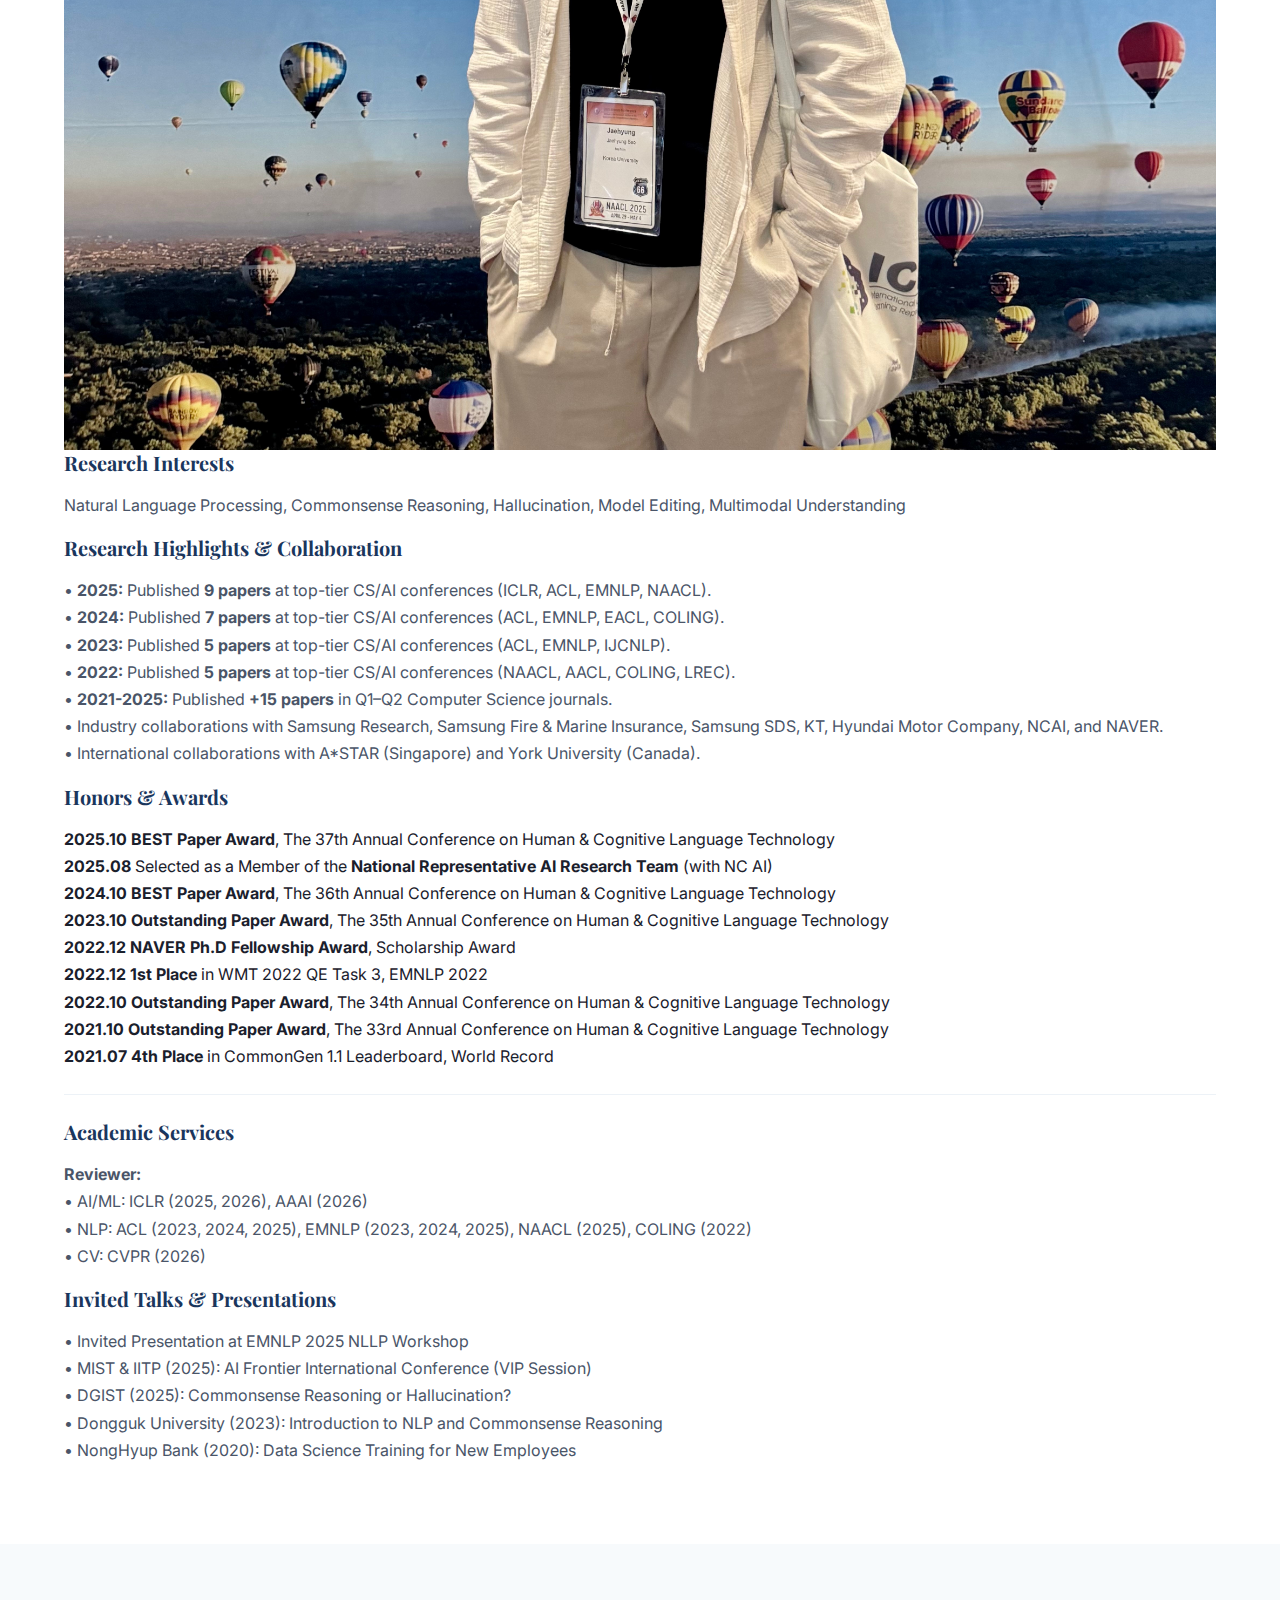
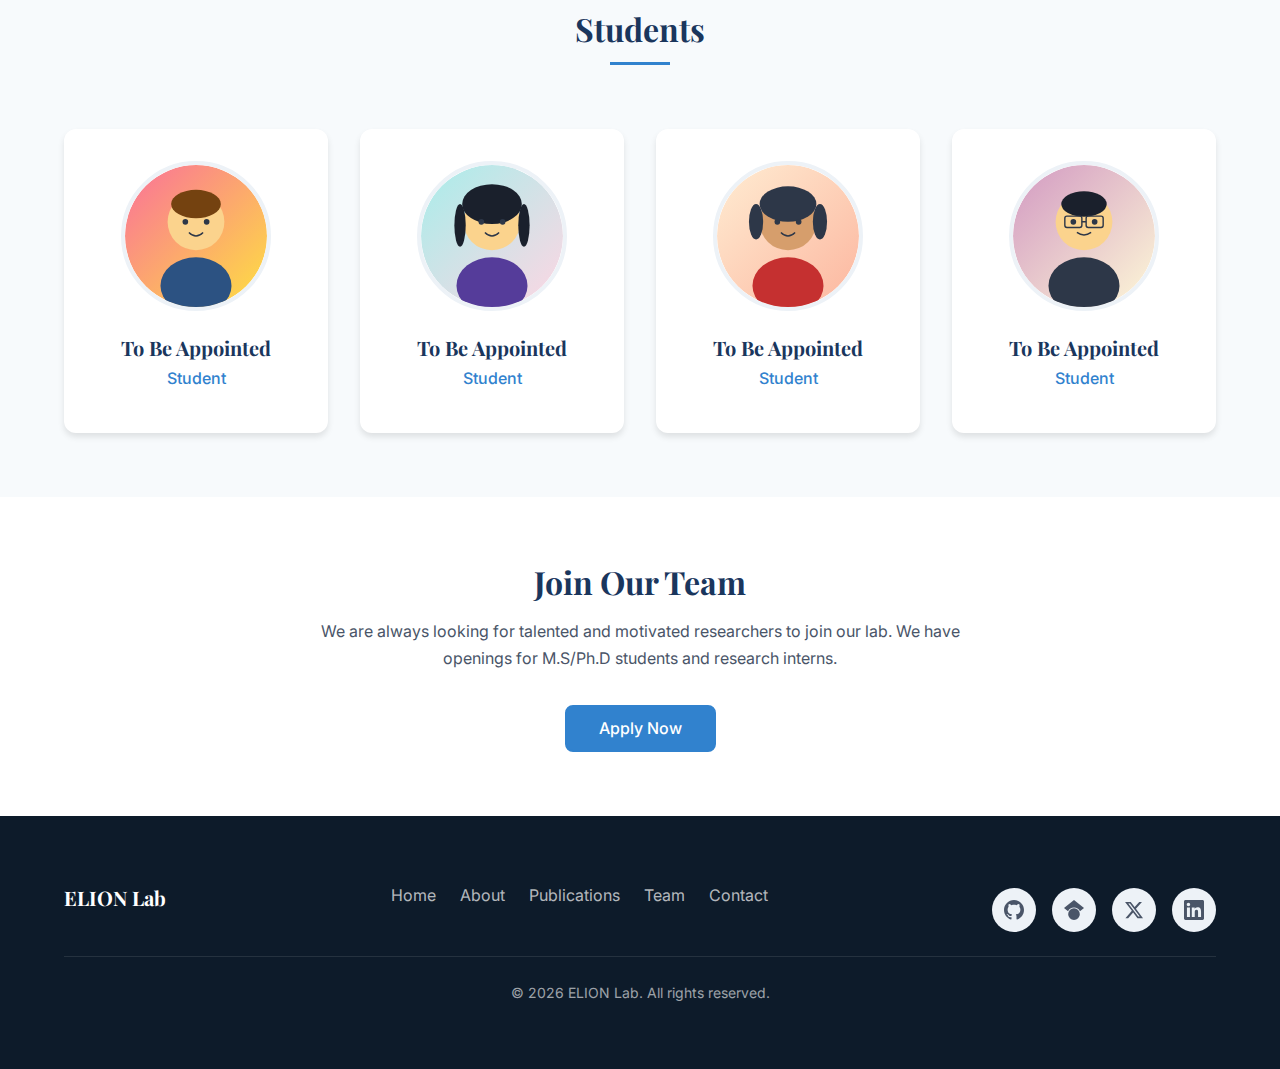
<file: team.html>
<!DOCTYPE html>
<html lang="en">
<head>
    <meta charset="UTF-8">
    <meta name="viewport" content="width=device-width, initial-scale=1.0">
    <meta name="description" content="Meet the team at ELION Lab - our faculty, researchers, and students working on language model research.">
    <meta name="keywords" content="team, researchers, faculty, PhD students, NLP, language models">

    <!-- Google tag (gtag.js) -->
    <script async src="https://www.googletagmanager.com/gtag/js?id=G-8LWM0YYTQ3"></script>
    <script>
      window.dataLayer = window.dataLayer || [];
      function gtag(){dataLayer.push(arguments);}
      gtag('js', new Date());
      gtag('config', 'G-8LWM0YYTQ3');
    </script>

    <link rel="icon" type="image/svg+xml" href="assets/images/logos/favicon.svg">
    <link rel="preconnect" href="https://fonts.googleapis.com">
    <link rel="preconnect" href="https://fonts.gstatic.com" crossorigin>
    <link href="https://fonts.googleapis.com/css2?family=Inter:wght@400;500;600;700&family=Playfair+Display:wght@600;700&display=swap" rel="stylesheet">
    <link rel="stylesheet" href="assets/css/style.css">
    
    <title>Team - ELION Lab</title>
</head>
<body>
    <!-- Header -->
    <header class="header">
        <div class="container">
            <a href="index.html" class="logo">
                <img src="assets/images/logos/logo.png" alt="ELION Lab Logo">
                <span>ELION Lab</span>
            </a>
            
            <button class="menu-toggle" aria-label="Toggle navigation menu" aria-expanded="false">
                <span></span>
                <span></span>
                <span></span>
            </button>
            
            <nav>
                <ul class="nav-menu" aria-hidden="true">
                    <li><a href="index.html">Home</a></li>
                    <li><a href="about.html">About</a></li>
                    <li><a href="publications.html">Publications</a></li>
                    <li><a href="team.html" class="active">Team</a></li>
                    <li><a href="contact.html">Contact</a></li>
                </ul>
            </nav>
        </div>
    </header>

    <main>
        <!-- Page Header -->
        <section class="page-header">
            <div class="container">
                <nav class="breadcrumb">
                    <a href="index.html">Home</a>
                    <span>/</span>
                    <span>Team</span>
                </nav>
                <h1>Our Team</h1>
                <p>Meet the researchers behind our work</p>
            </div>
        </section>

        <!-- Professor -->
        <section class="section">
            <div class="container">
                <div class="section-header">
                    <h2>Professor</h2>
                </div>

                <div class="professor-section">
                    <article class="professor-card">
                        <!-- Basic Info -->
                        <div class="professor-header">
                            <h3 class="professor-name">Jaehyung Seo</h3>
                            <p class="professor-role">Assistant Professor, KonKuk University</p>
                            <p class="professor-affiliation">Affiliation: <strong>Computer Science and Engineering (Artificial Intelligence)</strong></p>
                            <p class="professor-education">Ph.D. in Computer Science and Engineering, Korea University (Seoul)</p>
                            <p class="professor-education">M.S. in Computer Science and Engineering, Korea University (Seoul)</p>
                            <p class="professor-education">B.S. in English Language and Business School at Korea University (Seoul)</p>
                        </div>

                        <!-- Photo -->
                        <div class="professor-photo-container">
                            <img src="./assets/images/team/jaehyung-seo.jpg" alt="Jaehyung Seo" class="professor-photo">
                        </div>

                        <!-- Research Interests -->
                        <div class="professor-research">
                            <h4>Research Interests</h4>
                            <p>Natural Language Processing, Commonsense Reasoning, Hallucination, Model Editing, Multimodal Understanding</p>
                        </div>

                        <!-- Research Highlights & Collaboration -->
                        <div class="professor-research highlights">
                            <h4>Research Highlights & Collaboration</h4>
                            <p>• <strong>2025:</strong> Published <strong>9 papers</strong> at top-tier CS/AI conferences (ICLR, ACL, EMNLP, NAACL).<br>
                            • <strong>2024:</strong> Published <strong>7 papers</strong> at top-tier CS/AI conferences (ACL, EMNLP, EACL, COLING).<br>
                            • <strong>2023:</strong> Published <strong>5 papers</strong> at top-tier CS/AI conferences (ACL, EMNLP, IJCNLP).<br>
                            • <strong>2022:</strong> Published <strong>5 papers</strong> at top-tier CS/AI conferences (NAACL, AACL, COLING, LREC).<br>
                            • <strong>2021-2025:</strong> Published <strong>+15 papers</strong> in Q1–Q2 Computer Science journals.<br>
                            • Industry collaborations with Samsung Research, Samsung Fire & Marine Insurance, Samsung SDS, KT, Hyundai Motor Company, NCAI, and NAVER.<br>
                            • International collaborations with A*STAR (Singapore) and York University (Canada).</p>
                        </div>

                        <!-- Honors & Awards -->
                        <div class="professor-awards">
                            <h4>Honors & Awards</h4>
                            <div class="awards-grid">
                                <div class="award-item"><strong>2025.10</strong> <b>BEST Paper Award</b>, The 37th Annual Conference on Human & Cognitive Language Technology</div>
                                <div class="award-item"><strong>2025.08</strong> Selected as a Member of the <b>National Representative AI Research Team</b> (with NC AI)</div>
                                <div class="award-item"><strong>2024.10</strong> <b>BEST Paper Award</b>, The 36th Annual Conference on Human & Cognitive Language Technology</div>
                                <div class="award-item"><strong>2023.10</strong> <b>Outstanding Paper Award</b>, The 35th Annual Conference on Human & Cognitive Language Technology</div>
                                <div class="award-item"><strong>2022.12</strong> <b>NAVER Ph.D Fellowship Award</b>, Scholarship Award</div>
                                <div class="award-item"><strong>2022.12</strong> <b>1st Place</b> in WMT 2022 QE Task 3, EMNLP 2022</div>
                                <div class="award-item"><strong>2022.10</strong> <b>Outstanding Paper Award</b>, The 34th Annual Conference on Human & Cognitive Language Technology</div>
                                <div class="award-item"><strong>2021.10</strong> <b>Outstanding Paper Award</b>, The 33rd Annual Conference on Human & Cognitive Language Technology</div>
                                <div class="award-item"><strong>2021.07</strong> <b>4th Place</b> in CommonGen 1.1 Leaderboard, World Record</div>
                            </div>
                        </div>

                        <!-- Academic Services -->
                        <div class="professor-research highlights" style="border-top: 1px solid var(--bg-tertiary); padding-top: var(--spacing-lg); margin-top: var(--spacing-lg);">
                            <h4>Academic Services</h4>
                            <p><strong>Reviewer:</strong><br>
                            • AI/ML: ICLR (2025, 2026), AAAI (2026)<br>
                            • NLP: ACL (2023, 2024, 2025), EMNLP (2023, 2024, 2025), NAACL (2025), COLING (2022)<br>
                            • CV: CVPR (2026)</p>
                        </div>

                        <!-- Invited Talks & Presentations -->
                        <div class="professor-research highlights">
                            <h4>Invited Talks & Presentations</h4>
                            <p>• Invited Presentation at EMNLP 2025 NLLP Workshop<br>
                            • MIST & IITP (2025): AI Frontier International Conference (VIP Session)<br>
                            • DGIST (2025): Commonsense Reasoning or Hallucination?<br>
                            • Dongguk University (2023): Introduction to NLP and Commonsense Reasoning<br>
                            • NongHyup Bank (2020): Data Science Training for New Employees</p>
                        </div>
                    </article>
                </div>
            </div>
        </section>

        <!-- Students -->
        <section class="section section-alt">
            <div class="container">
                <div class="section-header">
                    <h2>Students</h2>
                </div>

                <div class="grid grid-4">
                    <article class="card team-card team-card-empty">
                        <img src="assets/images/team/charlie-brown.svg" alt="To Be Appointed" class="team-photo">
                        <h3 class="team-name">To Be Appointed</h3>
                        <p class="team-role">Student</p>
                    </article>

                    <article class="card team-card team-card-empty">
                        <img src="assets/images/team/diana-lee.svg" alt="To Be Appointed" class="team-photo">
                        <h3 class="team-name">To Be Appointed</h3>
                        <p class="team-role">Student</p>
                    </article>

                    <article class="card team-card team-card-empty">
                        <img src="assets/images/team/eva-martinez.svg" alt="To Be Appointed" class="team-photo">
                        <h3 class="team-name">To Be Appointed</h3>
                        <p class="team-role">Student</p>
                    </article>

                    <article class="card team-card team-card-empty">
                        <img src="assets/images/team/frank-chen.svg" alt="To Be Appointed" class="team-photo">
                        <h3 class="team-name">To Be Appointed</h3>
                        <p class="team-role">Student</p>
                    </article>
                </div>
            </div>
        </section>

        <!-- Join Us -->
        <section class="section">
            <div class="container text-center">
                <h2>Join Our Team</h2>
                <p style="max-width: 700px; margin: 0 auto var(--spacing-xl);">
                    We are always looking for talented and motivated researchers to join our lab.
                    We have openings for M.S/Ph.D students and research interns.
                </p>
                <a href="contact.html" class="btn btn-primary">Apply Now</a>
            </div>
        </section>
    </main>

    <!-- Footer -->
    <footer class="footer">
        <div class="container">
            <div class="footer-content">
                <div class="footer-logo">ELION Lab</div>
                <ul class="footer-links">
                    <li><a href="index.html">Home</a></li>
                    <li><a href="about.html">About</a></li>
                    <li><a href="publications.html">Publications</a></li>
                    <li><a href="team.html">Team</a></li>
                    <li><a href="contact.html">Contact</a></li>
                </ul>
                <div class="social-links">
                    <a href="https://github.com" target="_blank" rel="noopener noreferrer" aria-label="GitHub">
                        <svg width="20" height="20" viewBox="0 0 24 24" fill="currentColor"><path d="M12 0c-6.626 0-12 5.373-12 12 0 5.302 3.438 9.8 8.207 11.387.599.111.793-.261.793-.577v-2.234c-3.338.726-4.033-1.416-4.033-1.416-.546-1.387-1.333-1.756-1.333-1.756-1.089-.745.083-.729.083-.729 1.205.084 1.839 1.237 1.839 1.237 1.07 1.834 2.807 1.304 3.492.997.107-.775.418-1.305.762-1.604-2.665-.305-5.467-1.334-5.467-5.931 0-1.311.469-2.381 1.236-3.221-.124-.303-.535-1.524.117-3.176 0 0 1.008-.322 3.301 1.23.957-.266 1.983-.399 3.003-.404 1.02.005 2.047.138 3.006.404 2.291-1.552 3.297-1.23 3.297-1.23.653 1.653.242 2.874.118 3.176.77.84 1.235 1.911 1.235 3.221 0 4.609-2.807 5.624-5.479 5.921.43.372.823 1.102.823 2.222v3.293c0 .319.192.694.801.576 4.765-1.589 8.199-6.086 8.199-11.386 0-6.627-5.373-12-12-12z"/></svg>
                    </a>
                    <a href="https://scholar.google.com" target="_blank" rel="noopener noreferrer" aria-label="Google Scholar">
                        <svg width="20" height="20" viewBox="0 0 24 24" fill="currentColor"><path d="M12 24a7 7 0 1 1 0-14 7 7 0 0 1 0 14zm0-24L0 9.5l4.838 3.94A8 8 0 0 1 12 9a8 8 0 0 1 7.162 4.44L24 9.5z"/></svg>
                    </a>
                    <a href="https://twitter.com" target="_blank" rel="noopener noreferrer" aria-label="Twitter">
                        <svg width="20" height="20" viewBox="0 0 24 24" fill="currentColor"><path d="M18.244 2.25h3.308l-7.227 8.26 8.502 11.24H16.17l-5.214-6.817L4.99 21.75H1.68l7.73-8.835L1.254 2.25H8.08l4.713 6.231zm-1.161 17.52h1.833L7.084 4.126H5.117z"/></svg>
                    </a>
                    <a href="https://linkedin.com" target="_blank" rel="noopener noreferrer" aria-label="LinkedIn">
                        <svg width="20" height="20" viewBox="0 0 24 24" fill="currentColor"><path d="M20.447 20.452h-3.554v-5.569c0-1.328-.027-3.037-1.852-3.037-1.853 0-2.136 1.445-2.136 2.939v5.667H9.351V9h3.414v1.561h.046c.477-.9 1.637-1.85 3.37-1.85 3.601 0 4.267 2.37 4.267 5.455v6.286zM5.337 7.433c-1.144 0-2.063-.926-2.063-2.065 0-1.138.92-2.063 2.063-2.063 1.14 0 2.064.925 2.064 2.063 0 1.139-.925 2.065-2.064 2.065zm1.782 13.019H3.555V9h3.564v11.452zM22.225 0H1.771C.792 0 0 .774 0 1.729v20.542C0 23.227.792 24 1.771 24h20.451C23.2 24 24 23.227 24 22.271V1.729C24 .774 23.2 0 22.222 0h.003z"/></svg>
                    </a>
                </div>
            </div>
            <p class="footer-copyright">
                © 2026 ELION Lab. All rights reserved.
            </p>
        </div>
    </footer>

    <script src="assets/js/main.js"></script>
</body>
</html>
</file>
<file: assets/css/style.css>
/* ============================================
   LM Research Lab - Main Stylesheet
   Professional Academic Design
   ============================================ */

/* CSS Custom Properties (Variables) */
:root {
    /* Color Palette - Academic Blue Theme */
    --primary-color: #1a365d;
    --primary-light: #2c5282;
    --primary-dark: #0d1b2a;
    --secondary-color: #3182ce;
    --accent-color: #63b3ed;
    
    /* Neutral Colors */
    --text-primary: #1a202c;
    --text-secondary: #4a5568;
    --text-light: #718096;
    --bg-primary: #ffffff;
    --bg-secondary: #f7fafc;
    --bg-tertiary: #edf2f7;
    --border-color: #e2e8f0;
    
    /* Typography */
    --font-primary: 'Inter', -apple-system, BlinkMacSystemFont, 'Segoe UI', Roboto, sans-serif;
    --font-heading: 'Playfair Display', Georgia, serif;
    --font-mono: 'JetBrains Mono', 'Fira Code', monospace;
    
    /* Spacing */
    --spacing-xs: 0.25rem;
    --spacing-sm: 0.5rem;
    --spacing-md: 1rem;
    --spacing-lg: 1.5rem;
    --spacing-xl: 2rem;
    --spacing-2xl: 3rem;
    --spacing-3xl: 4rem;
    
    /* Layout */
    --max-width: 1200px;
    --header-height: 70px;
    
    /* Shadows */
    --shadow-sm: 0 1px 2px rgba(0, 0, 0, 0.05);
    --shadow-md: 0 4px 6px rgba(0, 0, 0, 0.1);
    --shadow-lg: 0 10px 15px rgba(0, 0, 0, 0.1);
    --shadow-xl: 0 20px 25px rgba(0, 0, 0, 0.15);
    
    /* Transitions */
    --transition-fast: 150ms ease;
    --transition-normal: 300ms ease;
    
    /* Border Radius */
    --radius-sm: 4px;
    --radius-md: 8px;
    --radius-lg: 12px;
    --radius-full: 9999px;
}

/* Reset & Base Styles */
*, *::before, *::after {
    box-sizing: border-box;
    margin: 0;
    padding: 0;
}

html {
    scroll-behavior: smooth;
    font-size: 16px;
}

body {
    font-family: var(--font-primary);
    font-size: 1rem;
    line-height: 1.7;
    color: var(--text-primary);
    background-color: var(--bg-primary);
    -webkit-font-smoothing: antialiased;
    -moz-osx-font-smoothing: grayscale;
}

/* Typography */
h1, h2, h3, h4, h5, h6 {
    font-family: var(--font-heading);
    font-weight: 700;
    line-height: 1.3;
    color: var(--primary-color);
    margin-bottom: var(--spacing-md);
}

h1 { font-size: 2.5rem; }
h2 { font-size: 2rem; }
h3 { font-size: 1.5rem; }
h4 { font-size: 1.25rem; }
h5 { font-size: 1.125rem; }
h6 { font-size: 1rem; }

p {
    margin-bottom: var(--spacing-md);
    color: var(--text-secondary);
}

a {
    color: var(--secondary-color);
    text-decoration: none;
    transition: color var(--transition-fast);
}

a:hover, a:focus {
    color: var(--primary-color);
    text-decoration: underline;
}

/* Focus styles for accessibility */
a:focus-visible, button:focus-visible, input:focus-visible {
    outline: 3px solid var(--accent-color);
    outline-offset: 2px;
}

img {
    max-width: 100%;
    height: auto;
    display: block;
}

ul, ol {
    padding-left: var(--spacing-xl);
    margin-bottom: var(--spacing-md);
}

li {
    margin-bottom: var(--spacing-xs);
}

/* Utility Classes */
.container {
    width: 100%;
    max-width: var(--max-width);
    margin: 0 auto;
    padding: 0 var(--spacing-lg);
}

.section {
    padding: var(--spacing-3xl) 0;
}

.section-alt {
    background-color: var(--bg-secondary);
}

.text-center { text-align: center; }
.text-left { text-align: left; }
.text-right { text-align: right; }

.visually-hidden {
    position: absolute;
    width: 1px;
    height: 1px;
    padding: 0;
    margin: -1px;
    overflow: hidden;
    clip: rect(0, 0, 0, 0);
    white-space: nowrap;
    border: 0;
}

/* ============================================
   Header & Navigation
   ============================================ */
.header {
    position: fixed;
    top: 0;
    left: 0;
    right: 0;
    height: var(--header-height);
    background-color: var(--bg-primary);
    border-bottom: 1px solid var(--border-color);
    z-index: 1000;
    transition: box-shadow var(--transition-normal);
}

.header.scrolled {
    box-shadow: var(--shadow-md);
}

.header .container {
    display: flex;
    align-items: center;
    justify-content: space-between;
    height: 100%;
}

.logo {
    display: flex;
    align-items: center;
    gap: var(--spacing-sm);
    font-family: var(--font-heading);
    font-size: 1.25rem;
    font-weight: 700;
    color: var(--primary-color);
    text-decoration: none;
}

.logo:hover {
    text-decoration: none;
    color: var(--secondary-color);
}

.logo img {
    height: 40px;
    width: auto;
}

.nav-menu {
    display: flex;
    align-items: center;
    gap: var(--spacing-xl);
    list-style: none;
    padding: 0;
    margin: 0;
}

.nav-menu a {
    font-weight: 500;
    color: var(--text-secondary);
    padding: var(--spacing-sm) 0;
    position: relative;
    text-decoration: none;
}

.nav-menu a::after {
    content: '';
    position: absolute;
    bottom: 0;
    left: 0;
    width: 0;
    height: 2px;
    background-color: var(--secondary-color);
    transition: width var(--transition-normal);
}

.nav-menu a:hover::after,
.nav-menu a.active::after {
    width: 100%;
}

.nav-menu a:hover,
.nav-menu a.active {
    color: var(--primary-color);
    text-decoration: none;
}

/* Mobile Menu Toggle */
.menu-toggle {
    display: none;
    flex-direction: column;
    gap: 5px;
    background: none;
    border: none;
    cursor: pointer;
    padding: var(--spacing-sm);
}

.menu-toggle span {
    display: block;
    width: 25px;
    height: 2px;
    background-color: var(--primary-color);
    transition: transform var(--transition-fast), opacity var(--transition-fast);
}

.menu-toggle.active span:nth-child(1) {
    transform: rotate(45deg) translate(5px, 5px);
}

.menu-toggle.active span:nth-child(2) {
    opacity: 0;
}

.menu-toggle.active span:nth-child(3) {
    transform: rotate(-45deg) translate(5px, -5px);
}

/* Main Content */
main {
    margin-top: var(--header-height);
    min-height: calc(100vh - var(--header-height));
}

/* ============================================
   Hero Section
   ============================================ */
.hero {
    background: linear-gradient(135deg, var(--primary-color) 0%, var(--primary-light) 100%);
    color: white;
    padding: var(--spacing-3xl) 0;
    text-align: center;
}

.hero h1 {
    color: white;
    font-size: 3rem;
    margin-bottom: var(--spacing-lg);
}

.hero .subtitle {
    font-size: 1.25rem;
    opacity: 0.9;
    max-width: 700px;
    margin: 0 auto var(--spacing-xl);
    color: rgba(255, 255, 255, 0.9);
}

.hero-buttons {
    display: flex;
    gap: var(--spacing-md);
    justify-content: center;
    flex-wrap: wrap;
}

/* ============================================
   Buttons
   ============================================ */
.btn {
    display: inline-flex;
    align-items: center;
    gap: var(--spacing-sm);
    padding: var(--spacing-sm) var(--spacing-xl);
    font-size: 1rem;
    font-weight: 500;
    text-decoration: none;
    border-radius: var(--radius-md);
    border: 2px solid transparent;
    cursor: pointer;
    transition: all var(--transition-fast);
}

.btn-primary {
    background-color: var(--secondary-color);
    color: white;
    border-color: var(--secondary-color);
}

.btn-primary:hover {
    background-color: var(--primary-color);
    border-color: var(--primary-color);
    color: white;
    text-decoration: none;
}

.btn-secondary {
    background-color: transparent;
    color: white;
    border-color: white;
}

.btn-secondary:hover {
    background-color: white;
    color: var(--primary-color);
    text-decoration: none;
}

.btn-outline {
    background-color: transparent;
    color: var(--secondary-color);
    border-color: var(--secondary-color);
}

.btn-outline:hover {
    background-color: var(--secondary-color);
    color: white;
    text-decoration: none;
}

/* ============================================
   Cards
   ============================================ */
.card {
    background-color: var(--bg-primary);
    border-radius: var(--radius-lg);
    box-shadow: var(--shadow-md);
    overflow: hidden;
    transition: transform var(--transition-normal), box-shadow var(--transition-normal);
}

.card:hover {
    transform: translateY(-4px);
    box-shadow: var(--shadow-lg);
}

.card-image {
    width: 100%;
    height: 200px;
    object-fit: cover;
    background-color: var(--bg-tertiary);
}

.card-content {
    padding: var(--spacing-lg);
}

.card-title {
    font-size: 1.25rem;
    margin-bottom: var(--spacing-sm);
}

.card-text {
    color: var(--text-secondary);
    margin-bottom: var(--spacing-md);
}

.card-meta {
    font-size: 0.875rem;
    color: var(--text-light);
}

/* ============================================
   Grid Layouts
   ============================================ */
.grid {
    display: grid;
    gap: var(--spacing-xl);
}

.grid-2 {
    grid-template-columns: repeat(2, 1fr);
}

.grid-3 {
    grid-template-columns: repeat(3, 1fr);
}

.grid-4 {
    grid-template-columns: repeat(4, 1fr);
}

/* ============================================
   Section Headers
   ============================================ */
.section-header {
    text-align: center;
    margin-bottom: var(--spacing-2xl);
}

.section-header h2 {
    position: relative;
    display: inline-block;
    padding-bottom: var(--spacing-md);
}

.section-header h2::after {
    content: '';
    position: absolute;
    bottom: 0;
    left: 50%;
    transform: translateX(-50%);
    width: 60px;
    height: 3px;
    background-color: var(--secondary-color);
}

.section-header p {
    max-width: 600px;
    margin: var(--spacing-md) auto 0;
}

/* ============================================
   Team Member Cards
   ============================================ */
.team-card {
    text-align: center;
    padding: var(--spacing-xl);
}

.team-photo {
    width: 150px;
    height: 150px;
    border-radius: var(--radius-full);
    object-fit: cover;
    margin: 0 auto var(--spacing-lg);
    border: 4px solid var(--bg-tertiary);
}

.team-name {
    font-size: 1.25rem;
    margin-bottom: var(--spacing-xs);
}

.team-role {
    color: var(--secondary-color);
    font-weight: 500;
    margin-bottom: var(--spacing-sm);
}

.team-bio {
    font-size: 0.9rem;
    color: var(--text-secondary);
    margin-bottom: var(--spacing-md);
}

.team-links {
    display: flex;
    justify-content: center;
    gap: var(--spacing-md);
}

.team-links a {
    color: var(--text-light);
    font-size: 1.25rem;
    transition: color var(--transition-fast);
}

.team-links a:hover {
    color: var(--secondary-color);
}

/* ============================================
   Publication List
   ============================================ */
.publication-item {
    padding: var(--spacing-xl);
    border-bottom: 1px solid var(--border-color);
}

.publication-item:last-child {
    border-bottom: none;
}

.publication-title {
    font-size: 1.125rem;
    font-family: var(--font-primary);
    font-weight: 600;
    color: var(--primary-color);
    margin-bottom: var(--spacing-sm);
}

.publication-authors {
    color: var(--text-secondary);
    margin-bottom: var(--spacing-xs);
}

.publication-venue {
    font-style: italic;
    color: var(--text-light);
    margin-bottom: var(--spacing-sm);
}

.publication-links {
    display: flex;
    gap: var(--spacing-md);
    flex-wrap: wrap;
}

.publication-links a {
    font-size: 0.875rem;
    padding: var(--spacing-xs) var(--spacing-sm);
    background-color: var(--bg-tertiary);
    border-radius: var(--radius-sm);
}

.publication-links a:hover {
    background-color: var(--secondary-color);
    color: white;
    text-decoration: none;
}

.publication-year {
    display: inline-block;
    background-color: var(--primary-color);
    color: white;
    padding: var(--spacing-xs) var(--spacing-sm);
    border-radius: var(--radius-sm);
    font-size: 0.75rem;
    font-weight: 600;
    margin-bottom: var(--spacing-sm);
}

/* ============================================
   Research Areas / Features
   ============================================ */
.feature-card {
    padding: var(--spacing-xl);
    text-align: center;
}

.feature-icon {
    width: 64px;
    height: 64px;
    margin: 0 auto var(--spacing-lg);
    background-color: var(--bg-tertiary);
    border-radius: var(--radius-full);
    display: flex;
    align-items: center;
    justify-content: center;
    font-size: 1.5rem;
    color: var(--secondary-color);
}

.feature-title {
    font-size: 1.125rem;
    margin-bottom: var(--spacing-sm);
}

.feature-text {
    color: var(--text-secondary);
    font-size: 0.95rem;
}

/* ============================================
   Contact Section
   ============================================ */
.contact-grid {
    display: grid;
    grid-template-columns: 1fr 1fr;
    gap: var(--spacing-2xl);
}

.contact-info h3 {
    margin-bottom: var(--spacing-lg);
}

.contact-item {
    display: flex;
    align-items: flex-start;
    gap: var(--spacing-md);
    margin-bottom: var(--spacing-lg);
}

.contact-icon {
    width: 40px;
    height: 40px;
    background-color: var(--bg-tertiary);
    border-radius: var(--radius-full);
    display: flex;
    align-items: center;
    justify-content: center;
    color: var(--secondary-color);
    flex-shrink: 0;
}

.contact-details h4 {
    font-size: 1rem;
    margin-bottom: var(--spacing-xs);
}

.contact-details p {
    margin: 0;
    color: var(--text-secondary);
}

.map-container {
    border-radius: var(--radius-lg);
    overflow: hidden;
    height: 100%;
    min-height: 300px;
    background-color: var(--bg-tertiary);
}

.map-container iframe {
    width: 100%;
    height: 100%;
    border: none;
}

/* Social Links */
.social-links {
    display: flex;
    gap: var(--spacing-md);
    margin-top: var(--spacing-lg);
}

.social-links a {
    width: 44px;
    height: 44px;
    display: flex;
    align-items: center;
    justify-content: center;
    background-color: var(--bg-tertiary);
    border-radius: var(--radius-full);
    color: var(--text-secondary);
    font-size: 1.25rem;
    transition: all var(--transition-fast);
}

.social-links a:hover {
    background-color: var(--secondary-color);
    color: white;
}

/* ============================================
   Footer
   ============================================ */
.footer {
    background-color: var(--primary-dark);
    color: white;
    padding: var(--spacing-2xl) 0;
}

.footer-content {
    display: flex;
    justify-content: space-between;
    align-items: center;
    flex-wrap: wrap;
    gap: var(--spacing-lg);
}

.footer-logo {
    font-family: var(--font-heading);
    font-size: 1.25rem;
    font-weight: 700;
    color: white;
}

.footer-links {
    display: flex;
    gap: var(--spacing-lg);
    list-style: none;
    padding: 0;
    margin: 0;
}

.footer-links a {
    color: rgba(255, 255, 255, 0.7);
}

.footer-links a:hover {
    color: white;
}

.footer-copyright {
    width: 100%;
    text-align: center;
    padding-top: var(--spacing-lg);
    margin-top: var(--spacing-lg);
    border-top: 1px solid rgba(255, 255, 255, 0.1);
    color: rgba(255, 255, 255, 0.6);
    font-size: 0.875rem;
}

/* ============================================
   Page Headers
   ============================================ */
.page-header {
    background: linear-gradient(135deg, var(--primary-color) 0%, var(--primary-light) 100%);
    color: white;
    padding: var(--spacing-2xl) 0;
    text-align: center;
}

.page-header h1 {
    color: white;
    margin-bottom: var(--spacing-sm);
}

.page-header p {
    color: rgba(255, 255, 255, 0.9);
    max-width: 600px;
    margin: 0 auto;
}

/* Breadcrumb */
.breadcrumb {
    display: flex;
    justify-content: center;
    gap: var(--spacing-sm);
    margin-bottom: var(--spacing-md);
    font-size: 0.875rem;
}

.breadcrumb a {
    color: rgba(255, 255, 255, 0.7);
}

.breadcrumb a:hover {
    color: white;
}

.breadcrumb span {
    color: rgba(255, 255, 255, 0.5);
}

/* ============================================
   Responsive Design
   ============================================ */
@media (max-width: 1024px) {
    .grid-4 {
        grid-template-columns: repeat(2, 1fr);
    }

    .grid-3 {
        grid-template-columns: repeat(2, 1fr);
    }
}

@media (max-width: 768px) {
    html {
        font-size: 15px;
    }

    h1 { font-size: 2rem; }
    h2 { font-size: 1.75rem; }

    .hero h1 {
        font-size: 2.25rem;
    }

    .nav-menu {
        position: fixed;
        top: var(--header-height);
        left: 0;
        right: 0;
        background-color: var(--bg-primary);
        flex-direction: column;
        padding: var(--spacing-lg);
        gap: var(--spacing-md);
        border-bottom: 1px solid var(--border-color);
        transform: translateY(-100%);
        opacity: 0;
        visibility: hidden;
        transition: all var(--transition-normal);
    }

    .nav-menu.active {
        transform: translateY(0);
        opacity: 1;
        visibility: visible;
    }

    .menu-toggle {
        display: flex;
    }

    .grid-2,
    .grid-3,
    .grid-4 {
        grid-template-columns: 1fr;
    }

    .contact-grid {
        grid-template-columns: 1fr;
    }

    .footer-content {
        flex-direction: column;
        text-align: center;
    }

    .footer-links {
        flex-wrap: wrap;
        justify-content: center;
    }
}

@media (max-width: 480px) {
    .container {
        padding: 0 var(--spacing-md);
    }

    .section {
        padding: var(--spacing-2xl) 0;
    }

    .hero-buttons {
        flex-direction: column;
        align-items: center;
    }

    .btn {
        width: 100%;
        justify-content: center;
    }
}

/* ============================================
   Print Styles
   ============================================ */
@media print {
    .header,
    .footer,
    .menu-toggle {
        display: none;
    }

    main {
        margin-top: 0;
    }

    .hero {
        background: none;
        color: var(--text-primary);
        padding: var(--spacing-lg) 0;
    }

    .hero h1 {
        color: var(--primary-color);
    }

    a {
        text-decoration: underline;
    }

    .card {
        box-shadow: none;
        border: 1px solid var(--border-color);
    }
}
</file>
